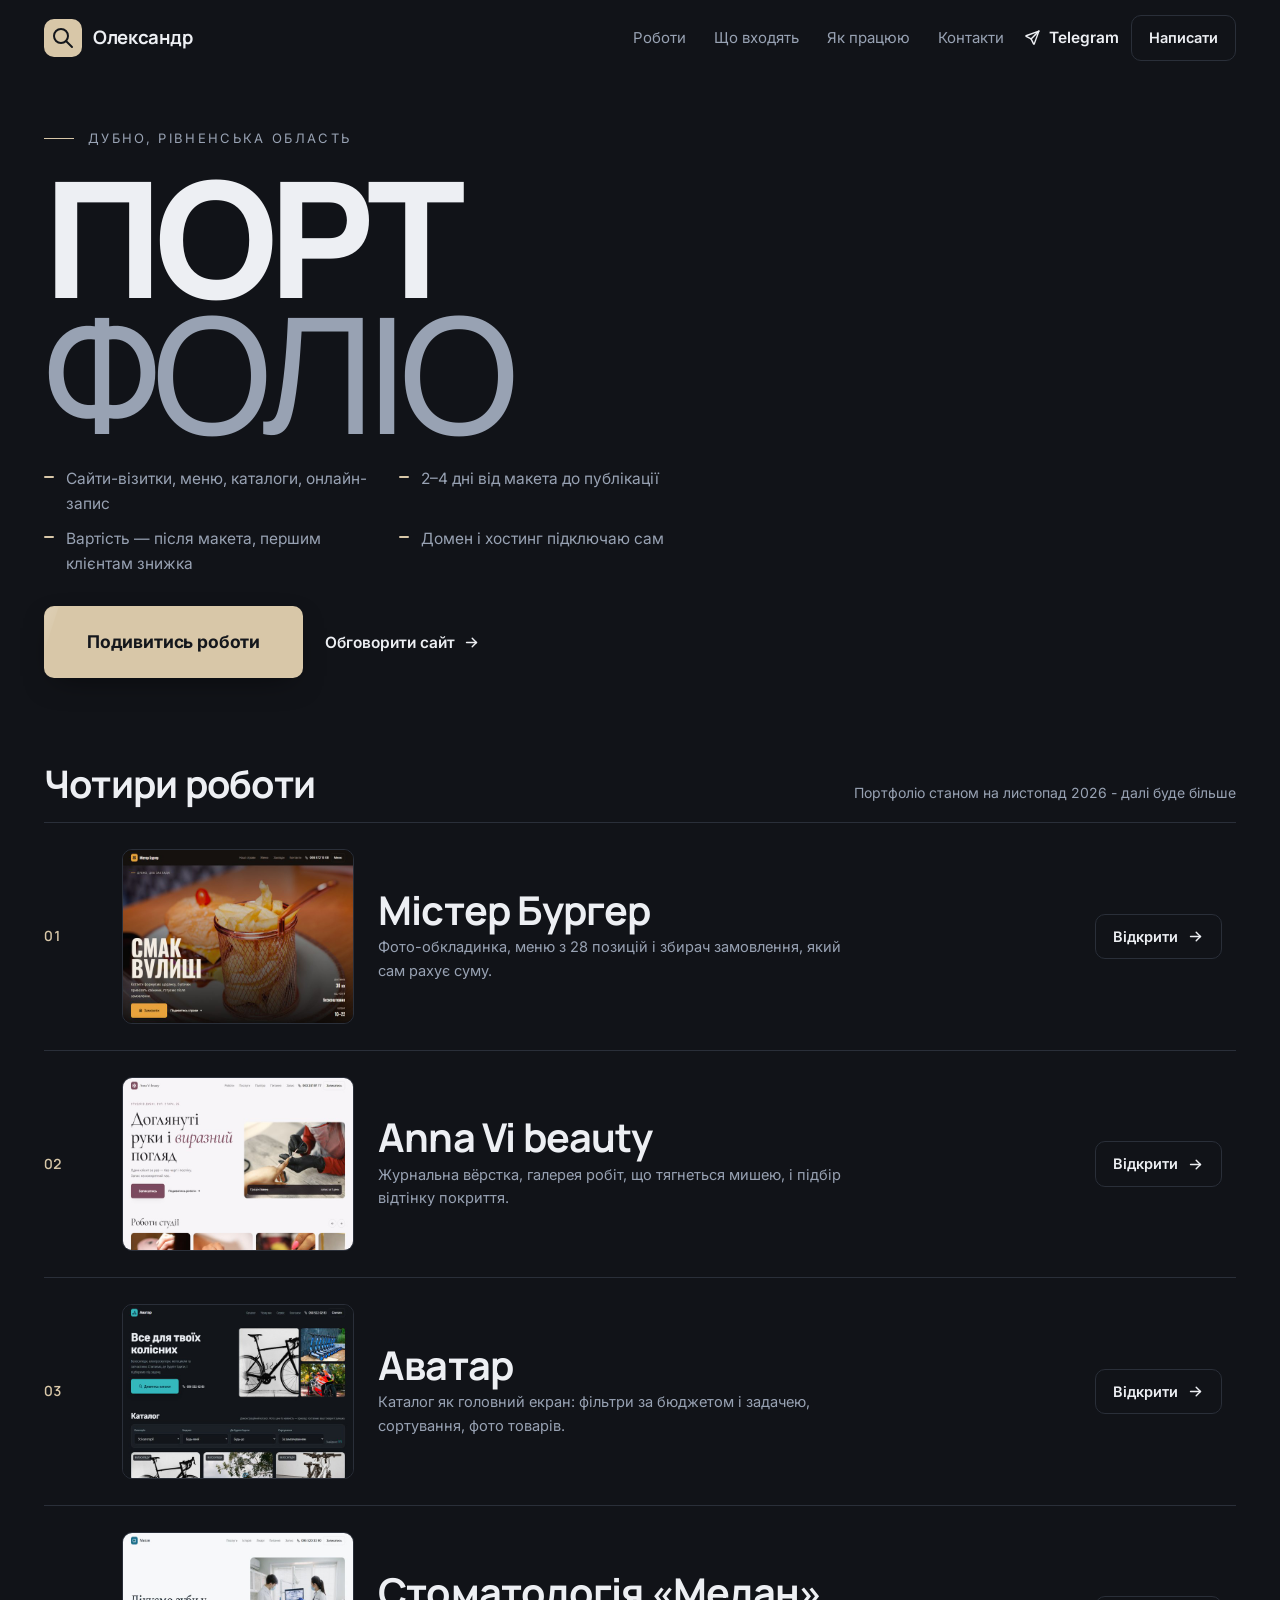
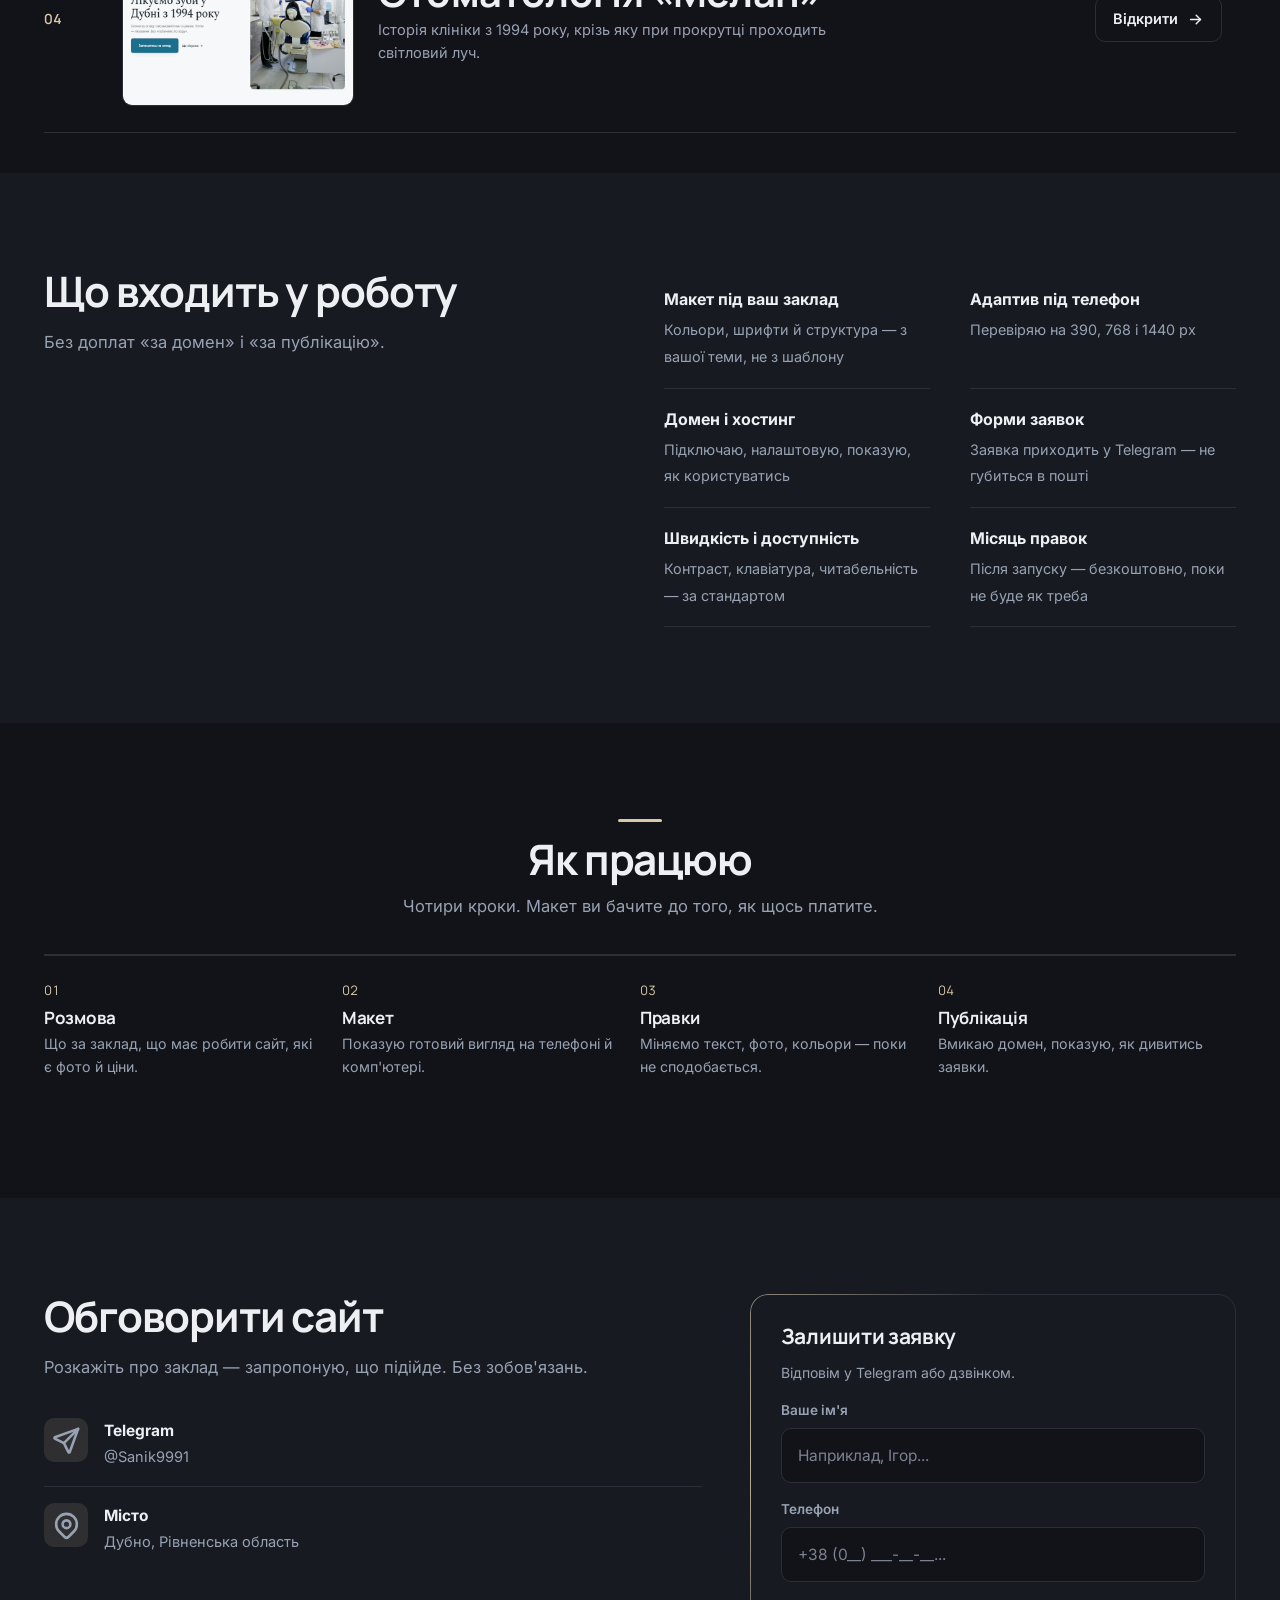
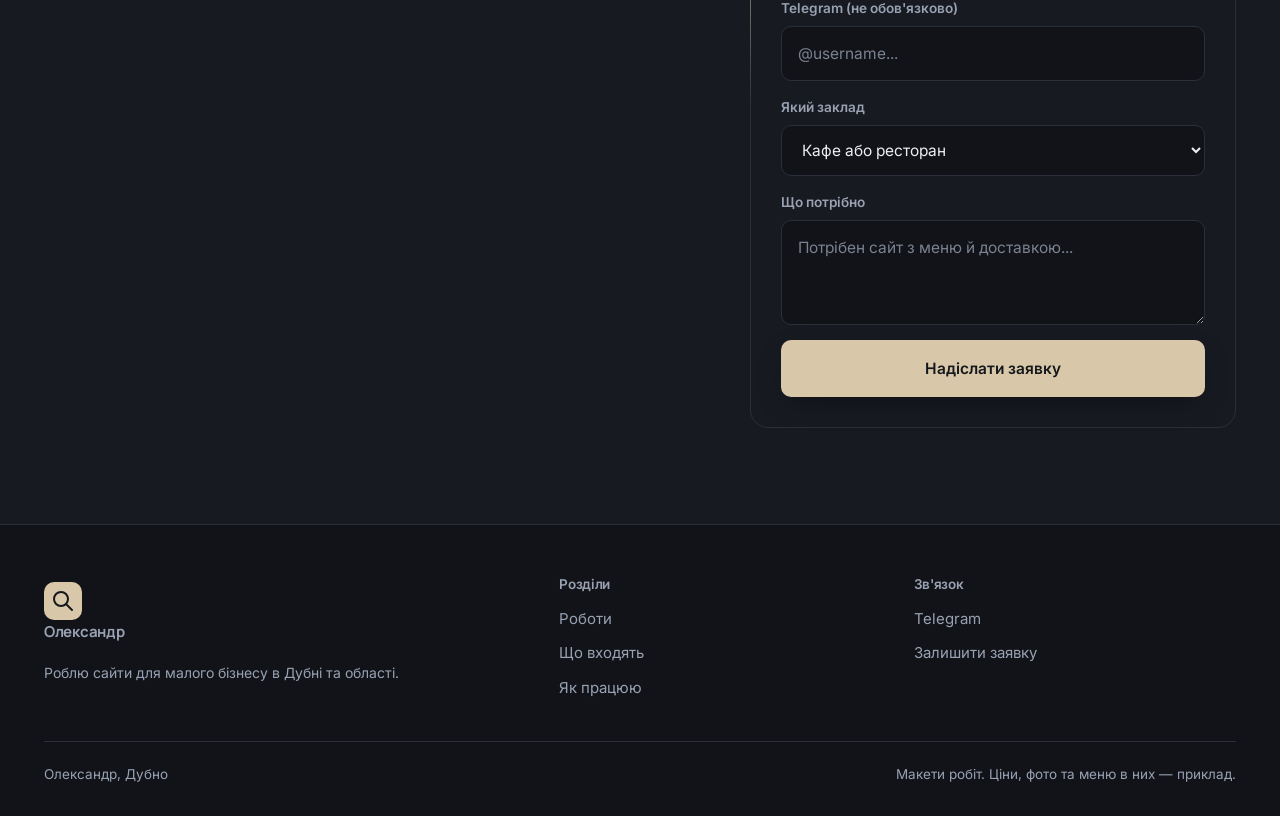
<file: index.html>
<!DOCTYPE html>
<html lang="uk" class="t-portfolio">
<head>
<meta charset="utf-8">
<meta name="viewport" content="width=device-width, initial-scale=1">
<title>Олександр - сайти для бізнесу | Дубно</title>
<meta name="description" content="Роблю сайти для будь-якого бізнесу - від кав'ярні до клініки. Онлайн-запис, меню, прайс і заявки. Портфоліо з чотирма готовими роботами, макет безкоштовно">
<meta property="og:type" content="website">
<meta property="og:site_name" content="Олександр, Дубно">
<meta property="og:title" content="Сайти для бізнесу - портфоліо">
<meta property="og:description" content="Роблю сайти для будь-якого бізнесу - від кав'ярні до клініки. Онлайн-запис, меню, прайс і заявки. Чотири готові роботи, макет безкоштовно">
<meta property="og:image" content="https://sas228q-maker.github.io/portfolio/assets/og-card.jpg?v=2">
<meta property="og:image:width" content="1200">
<meta property="og:image:height" content="630">
<meta property="og:url" content="https://sas228q-maker.github.io/portfolio/">
<meta name="theme-color" content="#111318">
<link rel="icon" href="data:image/svg+xml,%3Csvg%20xmlns='http://www.w3.org/2000/svg'%20viewBox='0%200%2064%2064'%3E%3Crect%20width='64'%20height='64'%20rx='16'%20fill='%23D8C7A8'/%3E%3Ctext%20x='32'%20y='45'%20font-size='32'%20font-family='Georgia'%20font-weight='bold'%20fill='%23111318'%20text-anchor='middle'%3EO%3C/text%3E%3C/svg%3E">
<link rel="preconnect" href="https://fonts.googleapis.com">
<link rel="preconnect" href="https://fonts.gstatic.com" crossorigin>
<link href="https://fonts.googleapis.com/css2?family=Manrope:wght@500;600;700;800&family=Inter:wght@400;500;600&display=swap" rel="stylesheet">
<link rel="stylesheet" href="works/assets/premium.css">
<link rel="stylesheet" href="works/assets/craft.css">
<style>
  /* ============================================================
     ПОРТФОЛІО. Головний засіб — типографіка.
     Велике слово на весь екран, нижче — індекс робіт: не картки,
     а рядки-покажчик, до яких при наведенні під'їжджає прев'ю.
     ============================================================ */

  .opener { padding: 128px var(--gut) 0; max-width: var(--w); margin: 0 auto; }
  .opener-name { display: flex; align-items: center; gap: 14px; font-size: 13px;
    letter-spacing: .18em; text-transform: uppercase; color: var(--ink-2);
    margin-bottom: 20px; }
  .opener-name i { width: 30px; height: 1px; background: var(--accent); display: block; }

  .opener h1 {
    font-family: "Manrope", sans-serif; font-weight: 800;
    font-size: clamp(52px, 12.6vw, 190px); line-height: .84;
    letter-spacing: -.045em; margin: 0 0 26px; text-transform: uppercase;
  }
  .opener h1 .thin { font-weight: 500; color: var(--ink-2); }

  .opener-points { list-style: none; margin: 0 0 30px; padding: 0;
    display: grid; grid-template-columns: 1fr 1fr; gap: 10px 30px; max-width: 680px; }
  .opener-points li { position: relative; padding-left: 22px; font-size: 15.5px;
    color: var(--ink-2); }
  .opener-points li::before { content: ""; position: absolute; left: 0; top: .62em;
    width: 10px; height: 2px; background: var(--accent); border-radius: 2px; }
  .opener-actions { display: flex; align-items: center; gap: 18px; flex-wrap: wrap; }

  /* ---------- індекс робіт ---------- */
  .works { padding: 84px 0 40px; }
  .works-head { display: flex; align-items: baseline; justify-content: space-between;
    gap: 20px; flex-wrap: wrap; border-bottom: 1px solid var(--rule); padding-bottom: 18px; }
  .works-head h2 { margin: 0; font-family: "Manrope", sans-serif; font-weight: 700;
    font-size: clamp(24px, 3vw, 38px); letter-spacing: -.02em; }
  .works-head span { font-size: 14px; color: var(--ink-2); }

  .wrow { display: grid; grid-template-columns: 54px 232px 1fr auto; gap: 24px;
    align-items: center; padding: 26px 14px 26px 0; border-bottom: 1px solid var(--rule);
    position: relative; text-decoration: none; color: inherit;
    transition: background 260ms ease, padding-left 260ms cubic-bezier(.22,.61,.36,1); }
  .wrow:hover { background: color-mix(in srgb, var(--accent) 5%, transparent);
    padding-left: 16px; text-decoration: none; }
  .wrow::before { content: ""; position: absolute; left: 0; top: 50%; width: 2px; height: 0;
    background: var(--accent); transform: translateY(-50%);
    transition: height 300ms cubic-bezier(.22,.61,.36,1); }
  .wrow:hover::before { height: 62%; }
  .wthumb { display: block; border-radius: var(--r); overflow: hidden;
    border: 1px solid var(--rule); background: var(--surface-2); }
  .wthumb img { width: 100%; height: auto; aspect-ratio: 4 / 3; object-fit: cover; display: block;
    transition: transform 700ms cubic-bezier(.22,.61,.36,1); }
  .wrow:hover .wthumb img { transform: scale(1.06); }
  .wrow .num { font-family: "Manrope", sans-serif; font-weight: 600; font-size: 14px;
    color: var(--accent); font-variant-numeric: tabular-nums; }
  .wrow h3 { margin: 0 0 5px; font-family: "Manrope", sans-serif; font-weight: 700;
    font-size: clamp(22px, 3.1vw, 42px); letter-spacing: -.02em; line-height: 1.04; }
  .wrow p { margin: 0; font-size: 14.6px; color: var(--ink-2); max-width: 52ch; }
  .wrow .go { white-space: nowrap; }
  .wrow:hover .go { color: var(--accent); border-color: var(--accent); }
  .wrow .go svg { transition: transform 240ms cubic-bezier(.22,.61,.36,1); }
  .wrow:hover .go svg { transform: translate(3px, -3px); }

    /* превью показывает сайт в двух видах — компьютер и телефон,
     поэтому оно крупнее миниатюры и имеет другую пропорцию */
  .wpeek { position: fixed; left: 0; top: 0; z-index: 60; width: 460px;
    border-radius: var(--r); overflow: hidden; pointer-events: none;
    opacity: 0; transform: translate(-50%, -50%) scale(.92);
    transition: opacity 240ms ease, transform 240ms cubic-bezier(.22,.61,.36,1);
    box-shadow: 0 30px 70px -30px rgba(0,0,0,.95); border: 1px solid var(--rule); }
  .wpeek.is-on { opacity: 1; transform: translate(-50%, -50%) scale(1); }
  .wpeek img { width: 100%; height: auto; display: block; }

  /* ---------- що входить ---------- */
  .incl { display: grid; grid-template-columns: repeat(2, 1fr); gap: 0 40px; }
  .incl > div { padding: 18px 0; border-bottom: 1px solid var(--rule); }
  .incl b { display: block; font-size: 16px; margin-bottom: 3px; }
  .incl span { font-size: 14.4px; color: var(--ink-2); }

  .steps { display: grid; grid-template-columns: repeat(4, 1fr); }
  .steps > div { padding: 24px 22px 24px 0; border-top: 2px solid var(--rule);
    transition: border-color 300ms ease; }
  .steps > div:hover { border-top-color: var(--accent); }
  .steps .n { font-family: "Manrope", sans-serif; font-size: 13px; color: var(--accent);
    font-variant-numeric: tabular-nums; margin-bottom: 8px; }
  .steps h3 { font-size: 17px; margin: 0 0 5px; }
  .steps p { margin: 0; font-size: 14.2px; color: var(--ink-2); }

  @media (max-width: 980px) {
    .opener { padding-top: 112px; }
    .wrow { grid-template-columns: 34px 1fr; gap: 14px; }
    .wthumb { grid-column: 2; max-width: 240px; }
    .wrow > div:not(.wthumb) { grid-column: 2; }
    .wrow .go { grid-column: 2; justify-self: start; margin-top: 8px; }
    .incl { grid-template-columns: 1fr; }
    .steps { grid-template-columns: 1fr 1fr; }
    .wpeek { display: none; }
  }
  @media (max-width: 620px) {
    .opener-points { grid-template-columns: 1fr; }
    .steps { grid-template-columns: 1fr; }
    .steps > div { padding: 18px 0; }
  }
</style>
</head>
<body>

<header class="hdr">
  <div class="wrap hdr-in">
    <a class="logo" href="#top">
      <span class="logo-mark"><svg class="ic" aria-hidden="true"><use href="#i-search"></use></svg></span>
      Олександр
    </a>
    <nav class="menu" aria-label="Основна навігація">
      <a href="#works">Роботи</a>
      <a href="#what">Що входять</a>
      <a href="#how">Як працюю</a>
      <a href="#contact">Контакти</a>
    </nav>
    <div class="hdr-side">
      <a class="hdr-tel" href="https://t.me/Sanik9991" target="_blank" rel="noopener">
        <svg class="ic ic--sm anim-ic" data-anim="fly" aria-hidden="true"><use href="#i-send"></use></svg>
        Telegram
      </a>
      <a class="btn btn--line btn--sm" href="#contact">Написати</a>
    </div>
    <button class="burger" type="button" aria-label="Відкрити навігацію" aria-expanded="false"><i></i></button>
  </div>
</header>

<main id="top">

  <section class="opener">
    <div class="opener-name"><i></i> Дубно, Рівненська область</div>
    <h1 data-reveal-text>Порт<br><span class="thin">фоліо</span></h1>

    <ul class="opener-points">
      <li>Сайти-візитки, меню, каталоги, онлайн-запис</li>
      <li>2–4 дні від макета до публікації</li>
      <li>Вартість — після макета, першим клієнтам знижка</li>
      <li>Домен і хостинг підключаю сам</li>
    </ul>

    <div class="opener-actions">
      <a class="btn btn--hero" data-magnetic href="#works">Подивитись роботи</a>
      <a class="link-quiet" href="#contact">
        Обговорити сайт
        <svg class="ic ic--sm" aria-hidden="true"><use href="#i-arrowRight"></use></svg>
      </a>
    </div>
  </section>

  <section class="works" id="works">
    <div class="wrap">
      <div class="works-head rv">
        <h2>Чотири роботи</h2>
        <span>Портфоліо станом на листопад 2026 - далі буде більше</span>
        
      </div>

      <a class="wrow rv" href="works/mister-burger/" data-peek="works/assets/img/peek-mister-burger.jpg">
        <span class="num">01</span>
        <span class="wthumb"><img src="works/assets/img/preview-burger.jpg" width="480" height="360" loading="lazy" alt=""></span>
        <div>
          <h3>Містер Бургер</h3>
          <p>Фото-обкладинка, меню з 28 позицій і збирач замовлення, який сам рахує суму.</p>
        </div>
        <span class="go btn btn--line btn--sm">Відкрити <svg class="ic ic--sm" aria-hidden="true"><use href="#i-arrowRight"></use></svg></span>
      </a>

      <a class="wrow rv" href="works/anna-vi-beauty/" data-peek="works/assets/img/peek-anna-vi-beauty.jpg">
        <span class="num">02</span>
        <span class="wthumb"><img src="works/assets/img/preview-beauty.jpg" width="480" height="360" loading="lazy" alt=""></span>
        <div>
          <h3>Anna Vi beauty</h3>
          <p>Журнальна вёрстка, галерея робіт, що тягнеться мишею, і підбір відтінку покриття.</p>
        </div>
        <span class="go btn btn--line btn--sm">Відкрити <svg class="ic ic--sm" aria-hidden="true"><use href="#i-arrowRight"></use></svg></span>
      </a>

      <a class="wrow rv" href="works/avatar/" data-peek="works/assets/img/peek-avatar.jpg">
        <span class="num">03</span>
        <span class="wthumb"><img src="works/assets/img/preview-avatar.jpg" width="480" height="360" loading="lazy" alt=""></span>
        <div>
          <h3>Аватар</h3>
          <p>Каталог як головний екран: фільтри за бюджетом і задачею, сортування, фото товарів.</p>
        </div>
        <span class="go btn btn--line btn--sm">Відкрити <svg class="ic ic--sm" aria-hidden="true"><use href="#i-arrowRight"></use></svg></span>
      </a>

      <a class="wrow rv" href="works/melan-dental/" data-peek="works/assets/img/peek-melan-dental.jpg">
        <span class="num">04</span>
        <span class="wthumb"><img src="works/assets/img/preview-dental.jpg" width="480" height="360" loading="lazy" alt=""></span>
        <div>
          <h3>Стоматологія «Мелан»</h3>
          <p>Історія клініки з 1994 року, крізь яку при прокрутці проходить світловий луч.</p>
        </div>
        <span class="go btn btn--line btn--sm">Відкрити <svg class="ic ic--sm" aria-hidden="true"><use href="#i-arrowRight"></use></svg></span>
      </a>
    </div>
  </section>

  <section class="band band-alt" id="what">
    <div class="wrap split">
      <div class="rv">
        <h2>Що входить у роботу</h2>
        <p class="lead">Без доплат «за домен» і «за публікацію».</p>
      </div>
      <div class="incl rv">
        <div><b>Макет під ваш заклад</b><span>Кольори, шрифти й структура — з вашої теми, не з шаблону</span></div>
        <div><b>Адаптив під телефон</b><span>Перевіряю на 390, 768 і 1440 px</span></div>
        <div><b>Домен і хостинг</b><span>Підключаю, налаштовую, показую, як користуватись</span></div>
        <div><b>Форми заявок</b><span>Заявка приходить у Telegram — не губиться в пошті</span></div>
        <div><b>Швидкість і доступність</b><span>Контраст, клавіатура, читабельність — за стандартом</span></div>
        <div><b>Місяць правок</b><span>Після запуску — безкоштовно, поки не буде як треба</span></div>
      </div>
    </div>
  </section>

  <section class="band" id="how">
    <div class="wrap">
      <div class="sechead rv">
        <h2>Як працюю</h2>
        <p class="lead">Чотири кроки. Макет ви бачите до того, як щось платите.</p>
      </div>
      <div class="steps rv">
        <div><div class="n">01</div><h3>Розмова</h3><p>Що за заклад, що має робити сайт, які є фото й ціни.</p></div>
        <div><div class="n">02</div><h3>Макет</h3><p>Показую готовий вигляд на телефоні й комп'ютері.</p></div>
        <div><div class="n">03</div><h3>Правки</h3><p>Міняємо текст, фото, кольори — поки не сподобається.</p></div>
        <div><div class="n">04</div><h3>Публікація</h3><p>Вмикаю домен, показую, як дивитись заявки.</p></div>
      </div>
    </div>
  </section>

  <section class="band band-alt" id="contact">
    <div class="wrap split split--wide">
      <div class="rv">
        <h2>Обговорити сайт</h2>
        <p>Розкажіть про заклад — запропоную, що підійде. Без зобов'язань.</p>
        <div style="margin-top:22px">
          <div class="crow">
            <span class="icon-box icon-box--sm"><svg class="ic anim-ic" data-anim="fly" aria-hidden="true"><use href="#i-send"></use></svg></span>
            <div><b>Telegram</b><span><a href="https://t.me/Sanik9991" target="_blank" rel="noopener">@Sanik9991</a></span></div>
          </div>
          <div class="crow" style="border:0">
            <span class="icon-box icon-box--sm"><svg class="ic anim-ic" data-anim="hop" aria-hidden="true"><use href="#i-pin"></use></svg></span>
            <div><b>Місто</b><span>Дубно, Рівненська область</span></div>
          </div>
        </div>
      </div>

      <form class="panel rv" data-form data-border-beam novalidate>
        <h3>Залишити заявку</h3>
        <p class="small">Відповім у Telegram або дзвінком.</p>
        <div class="field">
          <label for="pf-name">Ваше ім'я</label>
          <input class="inp" id="pf-name" name="name" type="text" autocomplete="name" placeholder="Наприклад, Ігор...">
        </div>
        <div class="field">
          <label for="pf-phone">Телефон</label>
          <input class="inp" id="pf-phone" name="phone" type="tel" inputmode="tel" autocomplete="tel" required placeholder="+38 (0__) ___-__-__...">
        </div>
        <div class="field">
          <label for="pf-tg">Telegram (не обов'язково)</label>
          <input class="inp" id="pf-tg" name="telegram" type="text" placeholder="@username..." spellcheck="false" autocomplete="off">
        </div>
        <div class="field">
          <label for="pf-type">Який заклад</label>
          <select class="inp" id="pf-type" name="type">
            <option>Кафе або ресторан</option>
            <option>Салон краси</option>
            <option>Магазин</option>
            <option>Клініка або кабінет</option>
            <option>Послуги</option>
            <option>Інше</option>
          </select>
        </div>
        <div class="field">
          <label for="pf-msg">Що потрібно</label>
          <textarea class="inp" id="pf-msg" name="message" rows="3" placeholder="Потрібен сайт з меню й доставкою..."></textarea>
        </div>
        <button class="btn btn--block" type="submit">Надіслати заявку</button>
        <div class="status" role="status"></div>
      </form>
    </div>
  </section>
</main>

<footer class="ftr">
  <div class="wrap">
    <div class="ftr-grid">
      <div>
        <a class="logo" href="#top" style="margin-bottom:12px">
          <span class="logo-mark"><svg class="ic" aria-hidden="true"><use href="#i-search"></use></svg></span>
          Олександр
        </a>
        <p class="small measure">Роблю сайти для малого бізнесу в Дубні та області.</p>
      </div>
      <div>
        <h4>Розділи</h4>
        <a href="#works">Роботи</a><a href="#what">Що входять</a><a href="#how">Як працюю</a>
      </div>
      <div>
        <h4>Зв'язок</h4>
        <a href="https://t.me/Sanik9991" target="_blank" rel="noopener">Telegram</a>
        <a href="#contact">Залишити заявку</a>
      </div>
    </div>
    <div class="ftr-bot">
      <span>Олександр, Дубно</span>
      <span>Макети робіт. Ціни, фото та меню в них — приклад.</span>
    </div>
  </div>
</footer>

<div class="wpeek" id="peek" aria-hidden="true"><img src="works/assets/img/peek-mister-burger.jpg" alt=""></div>

<button class="up" type="button" aria-label="Догори"><svg class="ic" aria-hidden="true"><use href="#i-arrowUp"></use></svg></button>

<script>
/* Прев'ю роботи їде за курсором: сам рядок лишається покажчиком. */
(function () {
  var peek = document.getElementById("peek");
  var img = peek ? peek.querySelector("img") : null;
  if (!peek || !img) return;
  var reduce = window.matchMedia && window.matchMedia("(prefers-reduced-motion: reduce)").matches;
  if (reduce) return;

  var raf = 0, tx = 0, ty = 0;
  function move() {
    peek.style.left = tx + "px";
    peek.style.top = ty + "px";
    raf = 0;
  }
  document.querySelectorAll("[data-peek]").forEach(function (row) {
    row.addEventListener("mouseenter", function () {
      img.src = row.getAttribute("data-peek");
      peek.classList.add("is-on");
    });
    row.addEventListener("mouseleave", function () { peek.classList.remove("is-on"); });
    row.addEventListener("mousemove", function (e) {
      /* держим плашку в пределах окна: она шириной 460 px */
      tx = Math.max(240, Math.min(window.innerWidth - 240, e.clientX + 280));
      ty = Math.max(150, Math.min(window.innerHeight - 150, e.clientY));
      if (!raf) raf = requestAnimationFrame(move);
    });
  });
})();
</script>

<script src="works/assets/lead-config.js"></script>
<script src="works/assets/sprite.js"></script>
<script src="works/assets/craft.js"></script>
<script src="works/assets/site.js"></script>
</body>
</html>
</file>
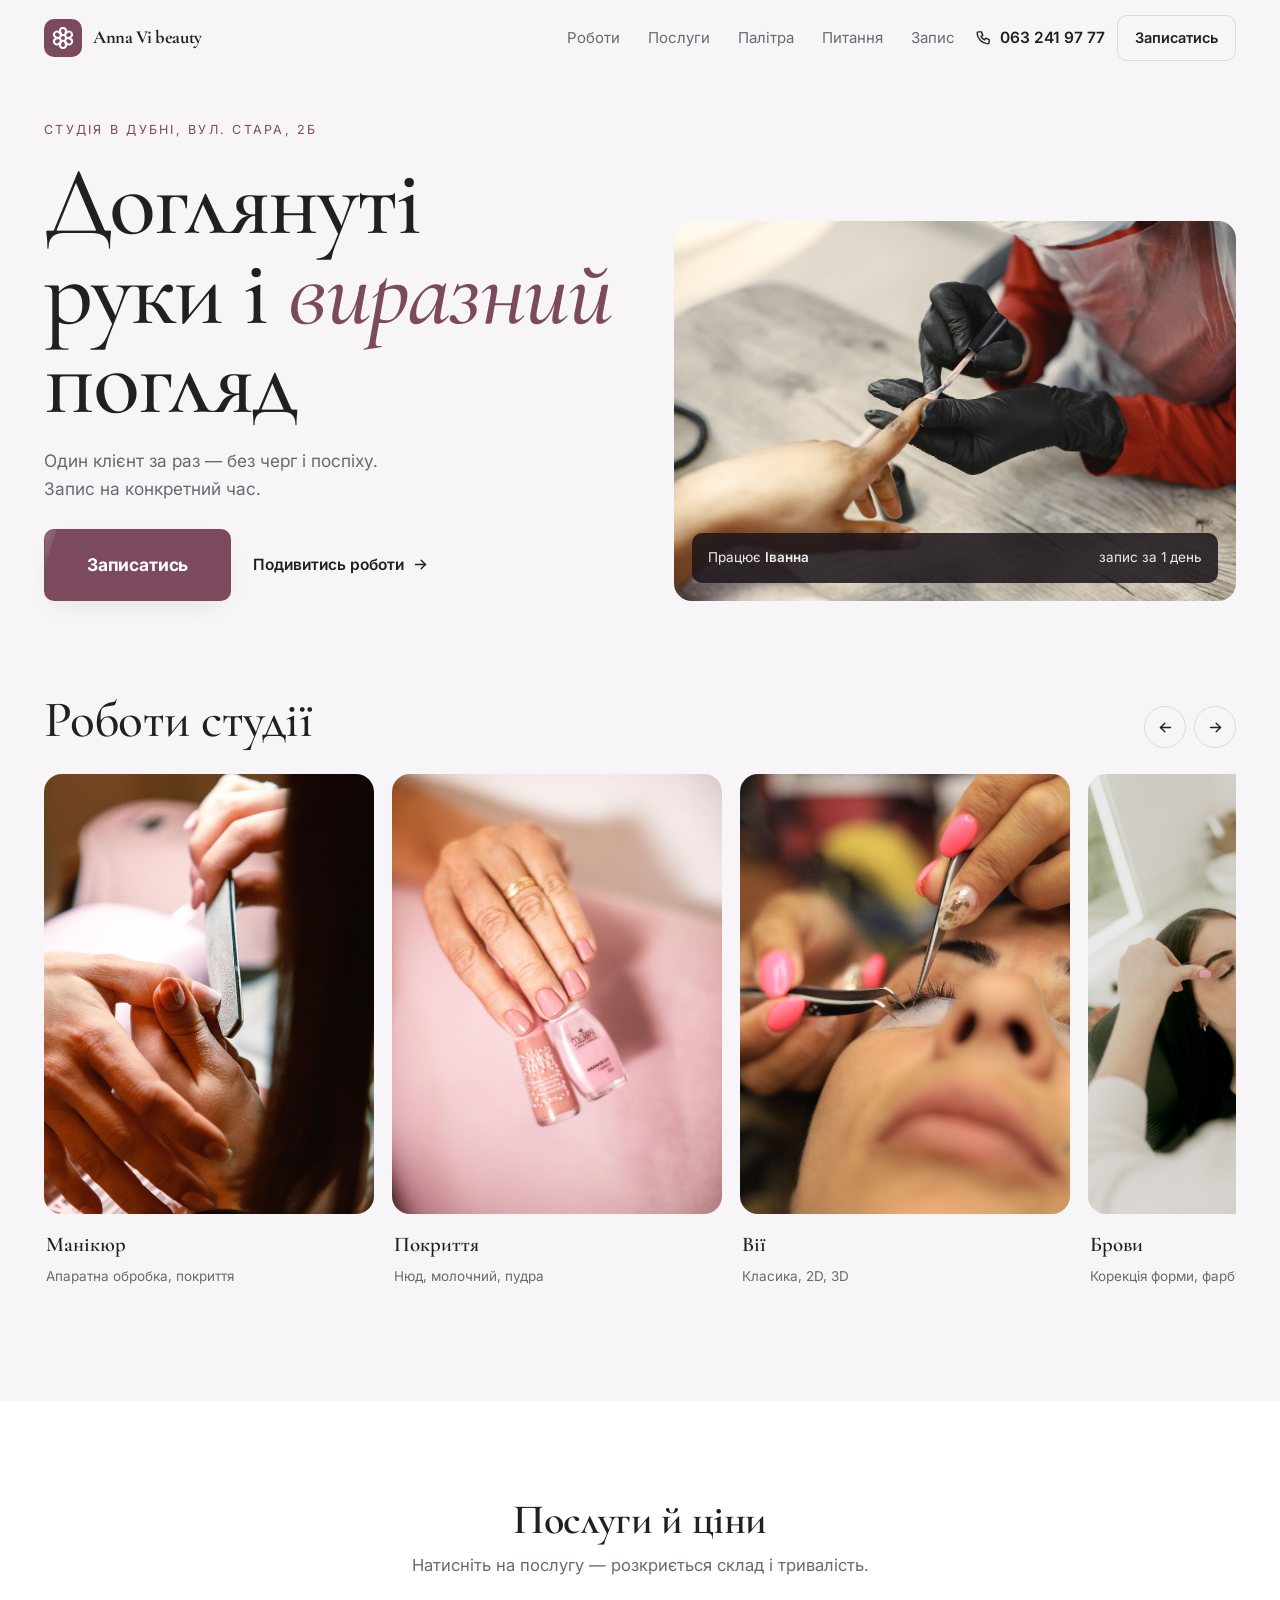
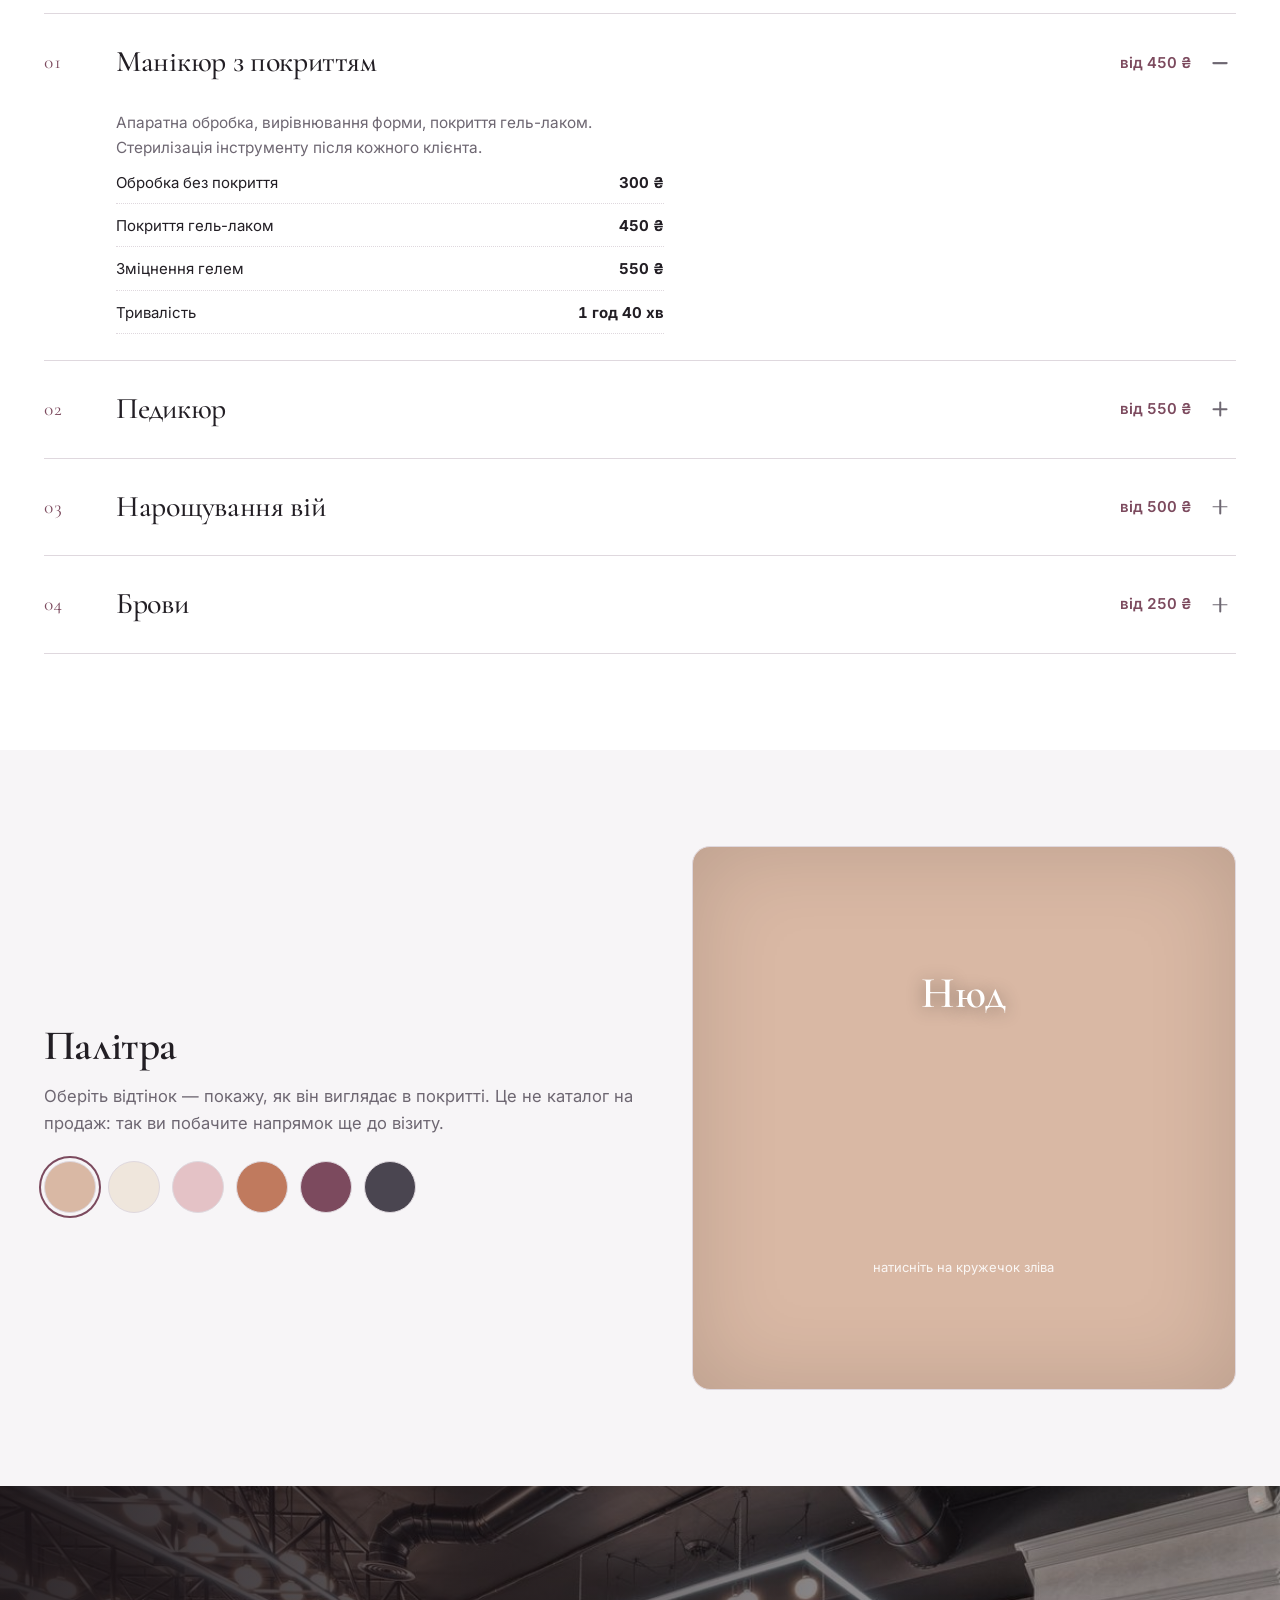
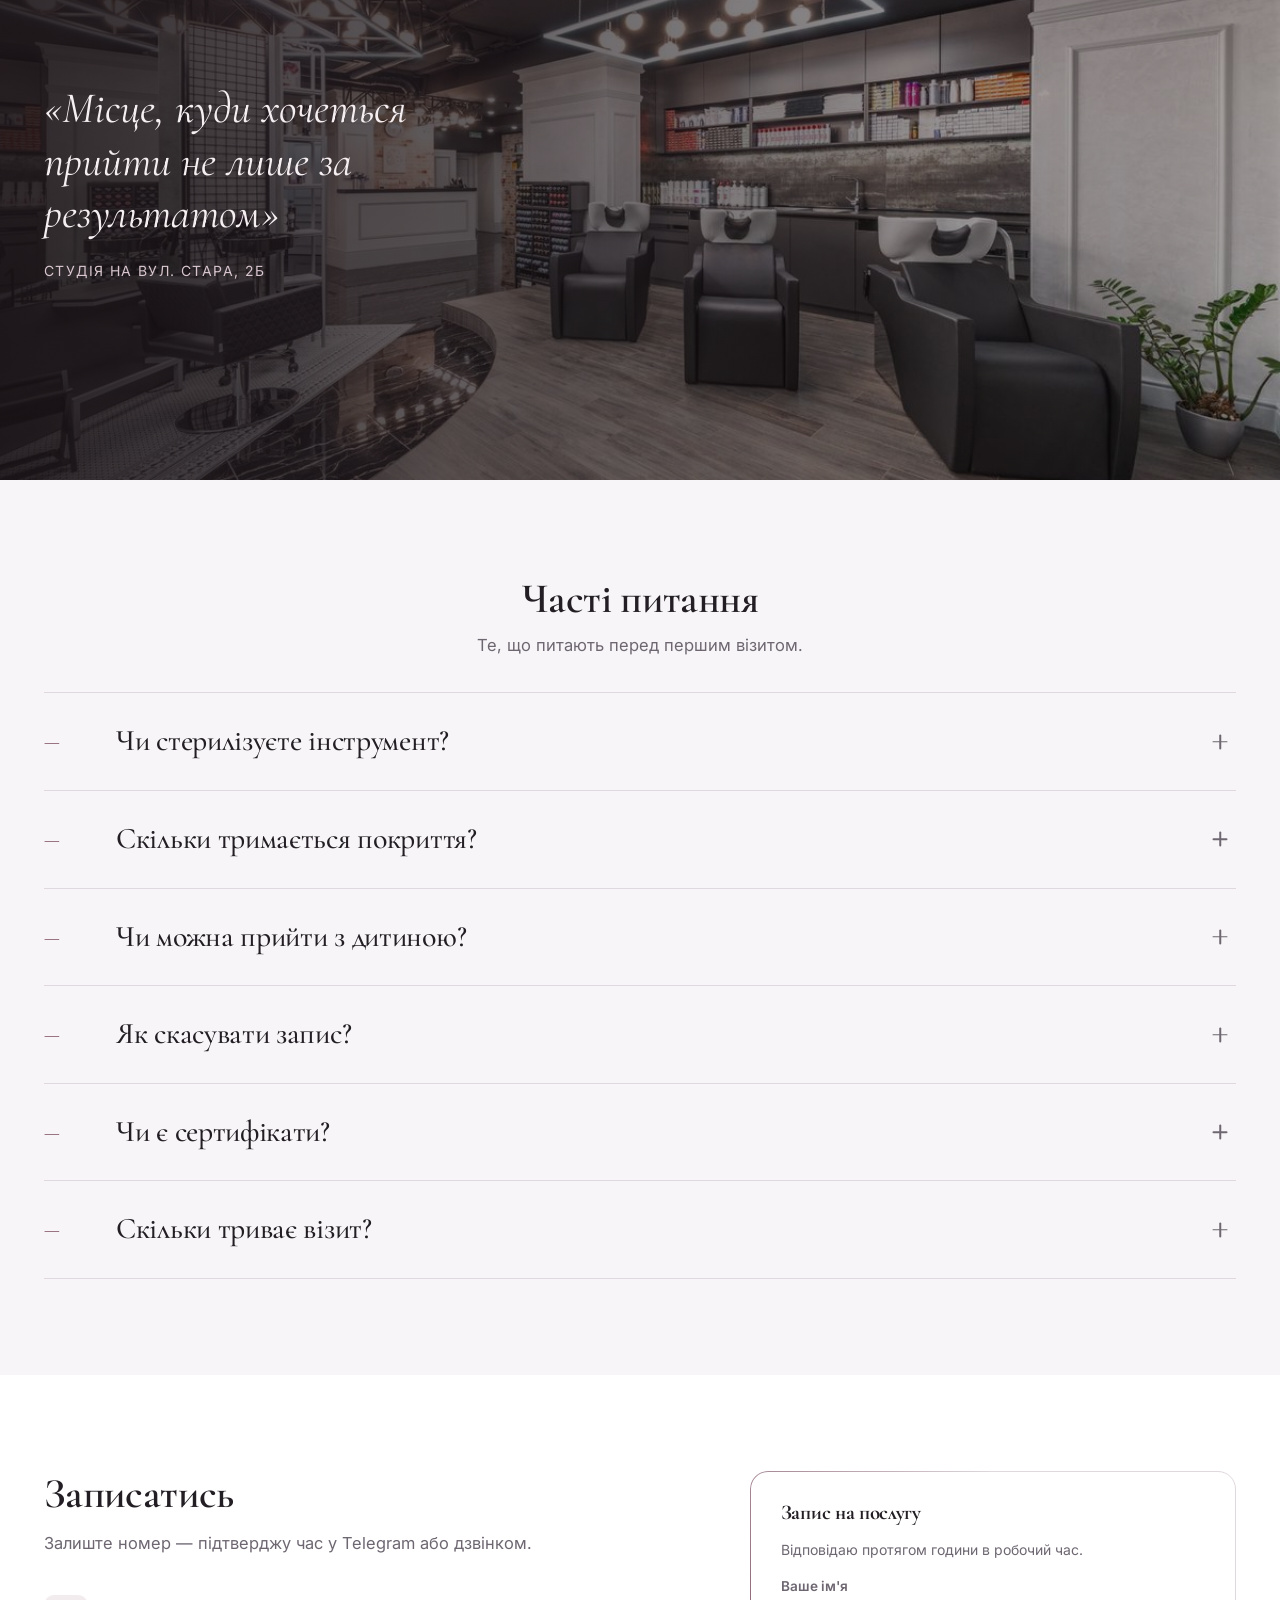
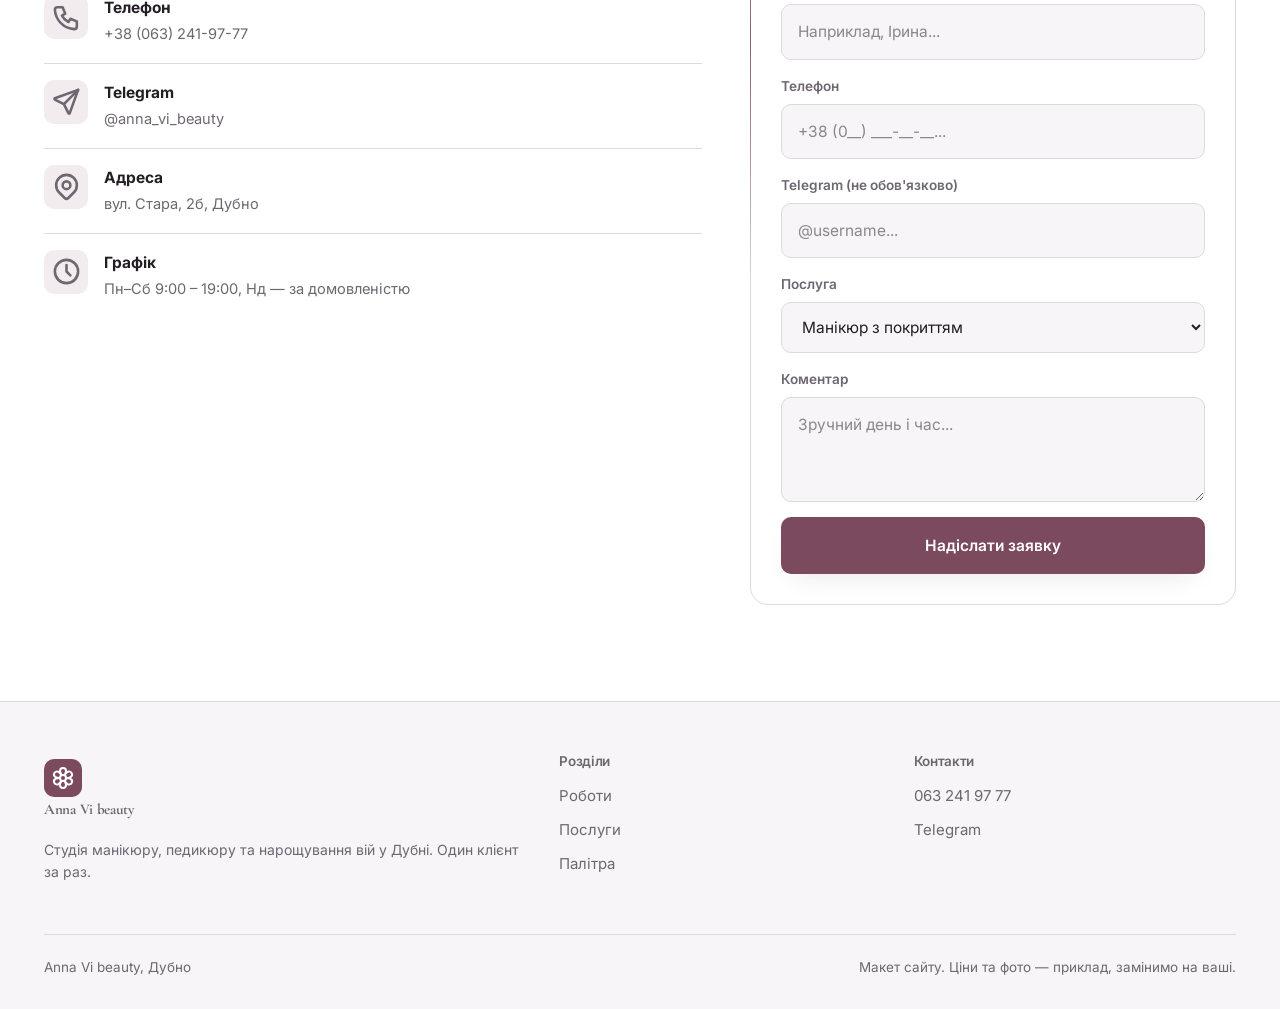
<file: works/anna-vi-beauty/index.html>
<!DOCTYPE html>
<html lang="uk" class="t-beauty">
<head>
<meta charset="utf-8">
<meta name="viewport" content="width=device-width, initial-scale=1">
<title>Anna Vi beauty — студія манікюру та вій у Дубні</title>
<meta name="description" content="Манікюр, педикюр, нарощування вій і корекція брів у Дубні. Один клієнт за раз, стерилізація після кожного, запис на зручний час.">
<meta property="og:type" content="website">
<meta property="og:title" content="Anna Vi beauty — Дубно">
<meta property="og:description" content="Манікюр, педикюр і нарощування вій. Один клієнт за раз.">
<meta property="og:image" content="https://sas228q-maker.github.io/portfolio/works/assets/img/beauty-hero.jpg">
<meta name="theme-color" content="#F7F5F7">
<link rel="icon" href="data:image/svg+xml,%3Csvg%20xmlns='http://www.w3.org/2000/svg'%20viewBox='0%200%2064%2064'%3E%3Crect%20width='64'%20height='64'%20rx='16'%20fill='%237C4A5E'/%3E%3Ctext%20x='32'%20y='45'%20font-size='30'%20font-family='Georgia'%20fill='%23F7F5F7'%20text-anchor='middle'%3EA%3C/text%3E%3C/svg%3E">
<link rel="preconnect" href="https://fonts.googleapis.com">
<link rel="preconnect" href="https://fonts.gstatic.com" crossorigin>
<link href="https://fonts.googleapis.com/css2?family=Cormorant+Garamond:ital,wght@0,500;0,600;1,500&family=Inter:wght@400;500;600&display=swap" rel="stylesheet">
<link rel="stylesheet" href="../assets/premium.css">
<link rel="stylesheet" href="../assets/craft.css">
<style>
  /* ============================================================
     САЛОН. Протилежність бургерній: світло, багато повітря,
     асиметрична журнальна сітка. Фото — вертикальні портрети,
     а не горизонтальні кадри. Заголовки — антиква, не гротеск.
     ============================================================ */

  .masthead { padding: 120px var(--gut) 0; max-width: var(--w); margin: 0 auto; }
  .mast-grid { display: grid; grid-template-columns: 1.02fr .98fr; gap: 46px;
    align-items: end; }
  .mast-kicker { font-size: 12.5px; letter-spacing: .18em; text-transform: uppercase;
    color: var(--accent); margin-bottom: 18px; }
  .masthead h1 {
    font-family: "Cormorant Garamond", Georgia, serif; font-weight: 500;
    font-size: clamp(44px, 7.6vw, 104px); line-height: .92; letter-spacing: -.02em;
    margin: 0 0 20px; max-width: 13ch;
  }
  .masthead h1 em { font-style: italic; color: var(--accent); }
  .mast-lead { font-size: clamp(16px, 1.35vw, 18.5px); color: var(--ink-2);
    max-width: 34ch; margin: 0 0 26px; }
  .mast-actions { display: flex; align-items: center; gap: 18px; flex-wrap: wrap; }
  .mast-photo { position: relative; border-radius: var(--r-lg); overflow: hidden;
    background: var(--surface-2); }
  .mast-photo img { width: 100%; height: 100%; min-height: 380px; object-fit: cover;
    display: block; }
  .mast-badge { position: absolute; left: 18px; bottom: 18px; right: 18px;
    padding: 14px 16px; border-radius: var(--r); background: rgba(28,22,26,.86);
    color: #F2ECEF; font-size: 13.5px; display: flex; align-items: center;
    justify-content: space-between; gap: 12px; }
  .mast-badge b { font-weight: 600; }

  /* ---------- стрічка портретів ---------- */
  .gal { padding: 92px 0 96px; }
  .gal-head { display: flex; align-items: flex-end; justify-content: space-between;
    gap: 20px; flex-wrap: wrap; margin-bottom: 26px; }
  .gal-head h2 { margin: 0; font-family: "Cormorant Garamond", Georgia, serif;
    font-weight: 500; font-size: clamp(30px, 4vw, 52px); letter-spacing: -.01em; }
  .gal-nav { display: flex; gap: 8px; }
  .gal-nav button { width: 42px; height: 42px; border-radius: 50%;
    border: 1px solid var(--rule); background: transparent; color: var(--ink);
    cursor: pointer; display: grid; place-items: center;
    transition: border-color 200ms, color 200ms, transform 200ms; }
  .gal-nav button:hover { border-color: var(--accent); color: var(--accent);
    transform: scale(1.06); }
  .gal-nav button:first-child svg { transform: rotate(180deg); }

  .gal-rail { display: flex; gap: 18px; overflow-x: auto; scroll-snap-type: x mandatory;
    padding-bottom: 16px; cursor: grab; scrollbar-width: none; }
  .gal-rail::-webkit-scrollbar { display: none; }
  .gal-rail.is-drag { cursor: grabbing; scroll-snap-type: none; }
  .gal-rail figure { flex: 0 0 auto; width: min(62vw, 330px); margin: 0;
    scroll-snap-align: start; }
  .gal-rail .ph { border-radius: var(--r-lg); overflow: hidden; background: var(--surface-2); }
  .gal-rail img { width: 100%; height: auto; aspect-ratio: 3 / 4; object-fit: cover; display: block;
    transition: transform 800ms cubic-bezier(.22,.61,.36,1); pointer-events: none; }
  .gal-rail figure:hover img { transform: scale(1.05); }
  .gal-rail figcaption { padding: 14px 2px 0; }
  .gal-rail figcaption b { display: block; font-family: "Cormorant Garamond", Georgia, serif;
    font-size: 21px; font-weight: 600; }
  .gal-rail figcaption span { font-size: 13.5px; color: var(--ink-2); }

  /* ---------- розкриття: послуги й питання ---------- */
  .svc-list { border-top: 1px solid var(--rule); }
  .svc { border-bottom: 1px solid var(--rule); }
  .svc summary { display: grid; grid-template-columns: 54px 1fr auto 26px; gap: 18px;
    align-items: center; padding: 24px 0; cursor: pointer; list-style: none; }
  .svc summary::-webkit-details-marker { display: none; }
  .svc .idx { font-family: "Cormorant Garamond", Georgia, serif; font-size: 19px;
    color: var(--accent); font-variant-numeric: tabular-nums; }
  .svc .nm { font-family: "Cormorant Garamond", Georgia, serif;
    font-size: clamp(21px, 2.4vw, 30px); font-weight: 500; letter-spacing: -.01em; }
  .svc .pr { font-size: 15px; font-weight: 600; color: var(--accent);
    font-variant-numeric: tabular-nums; white-space: nowrap; }
  .svc .mk { position: relative; width: 20px; height: 20px; }
  .svc .mk::before, .svc .mk::after { content: ""; position: absolute; left: 50%; top: 50%;
    background: var(--ink-2); border-radius: 2px; transform: translate(-50%,-50%);
    transition: transform 260ms cubic-bezier(.22,.61,.36,1); }
  .svc .mk::before { width: 15px; height: 1.5px; }
  .svc .mk::after { width: 1.5px; height: 15px; }
  .svc[open] .mk::after { transform: translate(-50%,-50%) rotate(90deg); }
  .svc-body { padding: 0 0 26px 72px; display: grid; gap: 10px; max-width: 62ch; }
  .svc-body p { margin: 0; font-size: 15.4px; color: var(--ink-2); }
  .svc-body .rowline { display: flex; justify-content: space-between; gap: 16px;
    font-size: 15px; border-bottom: 1px dotted var(--rule); padding-bottom: 8px; }
  .svc-body .rowline b { font-variant-numeric: tabular-nums; }

  /* ---------- палітра ---------- */
  .shade-wrap { display: grid; grid-template-columns: 1.05fr .95fr; gap: 46px;
    align-items: center; }
  .shade-list { display: flex; flex-wrap: wrap; gap: 12px; margin-top: 24px; }
  .shade { width: 52px; height: 52px; border-radius: 50%; border: 1px solid var(--rule);
    background: var(--c); cursor: pointer; padding: 0;
    transition: transform 220ms cubic-bezier(.22,.61,.36,1), box-shadow 220ms ease; }
  .shade:hover { transform: scale(1.08); }
  .shade[aria-pressed="true"] { box-shadow: 0 0 0 3px var(--bg), 0 0 0 5px var(--accent); }
  .shade-preview { aspect-ratio: 1; border-radius: var(--r-lg); display: grid;
    place-items: center; text-align: center; border: 1px solid var(--rule);
    background: var(--c); transition: background 420ms cubic-bezier(.22,.61,.36,1);
    box-shadow: inset 0 0 90px rgba(0,0,0,.14); }
  .shade-preview span { font-family: "Cormorant Garamond", Georgia, serif;
    font-size: clamp(28px, 3.6vw, 44px); font-weight: 600; color: #fff;
    text-shadow: 0 2px 18px rgba(0,0,0,.45); }
  .shade-preview small { display: block; margin-top: 6px; font-size: 13px;
    color: rgba(255,255,255,.88); }

  /* ---------- повноширинна смуга ---------- */
  .band-photo { position: relative; min-height: min(66vh, 620px); display: grid;
    align-items: center; overflow: hidden; background: #241A20; }
  .band-photo img { position: absolute; inset: 0; width: 100%; height: 100%;
    object-fit: cover; object-position: 50% 50%; }
  .band-photo::after { content: ""; position: absolute; inset: 0;
    background: linear-gradient(90deg, rgba(24,17,21,.90) 0%, rgba(24,17,21,.62) 46%,
                rgba(24,17,21,.30) 100%); }
  .band-photo blockquote { position: relative; z-index: 2; max-width: var(--w);
    margin: 0 auto; width: 100%; padding: 0 var(--gut); }
  .band-photo p { font-family: "Cormorant Garamond", Georgia, serif; font-style: italic;
    font-size: clamp(24px, 3.4vw, 46px); line-height: 1.2; color: #F6EFF2;
    margin: 0 0 18px; max-width: 22ch; }
  .band-photo cite { font-style: normal; font-size: 14px; letter-spacing: .1em;
    text-transform: uppercase; color: #D9C6CF; }

  @media (max-width: 980px) {
    .mast-grid, .shade-wrap { grid-template-columns: 1fr; gap: 30px; }
    .masthead { padding-top: 104px; }
    .svc summary { grid-template-columns: 38px 1fr auto 22px; gap: 12px; }
    .svc-body { padding-left: 50px; }
  }
  @media (max-width: 620px) {
    .gal-rail figure { width: 74vw; }
    .svc summary { grid-template-columns: 1fr auto 20px; }
    .svc .idx { display: none; }
    .svc-body { padding-left: 0; }
  }
</style>
</head>
<body>

<header class="hdr">
  <div class="wrap hdr-in">
    <a class="logo" href="#top">
      <span class="logo-mark"><svg class="ic" aria-hidden="true"><use href="#i-flower"></use></svg></span>
      Anna Vi beauty
    </a>
    <nav class="menu" aria-label="Основна навігація">
      <a href="#gallery">Роботи</a>
      <a href="#services">Послуги</a>
      <a href="#palette">Палітра</a>
      <a href="#faq">Питання</a>
      <a href="#contact">Запис</a>
    </nav>
    <div class="hdr-side">
      <a class="hdr-tel" href="tel:+380632419777">
        <svg class="ic ic--sm anim-ic" data-anim="ring" aria-hidden="true"><use href="#i-phone"></use></svg>
        063 241 97 77
      </a>
      <a class="btn btn--line btn--sm" href="#contact">Записатись</a>
    </div>
    <button class="burger" type="button" aria-label="Відкрити навігацію" aria-expanded="false"><i></i></button>
  </div>
</header>

<main id="top">

  <!-- МАСТИМО: журнальна асиметрія -->
  <section class="masthead">
    <div class="mast-grid">
      <div>
        <div class="mast-kicker rv">Студія в Дубні, вул. Стара, 2б</div>
        <h1 data-reveal-text>Доглянуті руки і <em>виразний</em> погляд</h1>
        <p class="mast-lead">Один клієнт за раз — без черг і поспіху. Запис на конкретний час.</p>
        <div class="mast-actions">
          <a class="btn btn--hero" data-magnetic href="#contact">Записатись</a>
          <a class="link-quiet" href="#gallery">
            Подивитись роботи
            <svg class="ic ic--sm" aria-hidden="true"><use href="#i-arrowRight"></use></svg>
          </a>
        </div>
      </div>
      <figure class="mast-photo rv" data-spotlight style="margin:0">
        <img src="../assets/img/beauty-hero.jpg" width="1600" height="1067" fetchpriority="high"
             alt="Майстер за роботою над манікюром клієнтки">
        <figcaption class="mast-badge">
          <span>Працює <b>Іванна</b></span>
          <span>запис за 1 день</span>
        </figcaption>
      </figure>
    </div>
  </section>

  <!-- ГАЛЕРЕЯ ПОРТРЕТІВ -->
  <section class="gal" id="gallery">
    <div class="wrap">
      <div class="gal-head">
        <h2>Роботи студії</h2>
        <div class="gal-nav">
          <button type="button" data-gal-prev aria-label="Попередні роботи">
            <svg class="ic ic--sm" aria-hidden="true"><use href="#i-arrowRight"></use></svg>
          </button>
          <button type="button" data-gal-next aria-label="Наступні роботи">
            <svg class="ic ic--sm" aria-hidden="true"><use href="#i-arrowRight"></use></svg>
          </button>
        </div>
      </div>
      <div class="gal-rail" data-gal tabindex="0" role="region" aria-label="Галерея робіт, прокручується">
        <figure>
          <div class="ph"><img src="../assets/img/beauty-g1.jpg" width="1200" height="1800" loading="lazy" alt="Обробка нігтів пилочкою"></div>
          <figcaption><b>Манікюр</b><span>Апаратна обробка, покриття</span></figcaption>
        </figure>
        <figure>
          <div class="ph"><img src="../assets/img/beauty-g2.jpg" width="1200" height="1800" loading="lazy" alt="Рука з манікюром тримає лаки"></div>
          <figcaption><b>Покриття</b><span>Нюд, молочний, пудра</span></figcaption>
        </figure>
        <figure>
          <div class="ph"><img src="../assets/img/beauty-g3.jpg" width="1200" height="1800" loading="lazy" alt="Нарощування вій, робота майстра"></div>
          <figcaption><b>Вії</b><span>Класика, 2D, 3D</span></figcaption>
        </figure>
        <figure>
          <div class="ph"><img src="../assets/img/beauty-brow.jpg" width="900" height="1200" loading="lazy" alt="Корекція та фарбування брів"></div>
          <figcaption><b>Брови</b><span>Корекція форми, фарбування</span></figcaption>
        </figure>
        <figure>
          <div class="ph"><img src="../assets/img/beauty-hair.jpg" width="900" height="1200" loading="lazy" alt="Майстриня робить укладку клієнтці в салоні"></div>
          <figcaption><b>Укладка</b><span>Перед виходом</span></figcaption>
        </figure>
        <figure>
          <div class="ph"><img src="../assets/img/beauty-p1.jpg" width="1200" height="1800" loading="lazy" alt="Робоче місце майстра з догляду"></div>
          <figcaption><b>Догляд</b><span>Чищення та маски</span></figcaption>
        </figure>
      </div>
    </div>
  </section>

  <!-- ПОСЛУГИ -->
  <section class="band band-alt" id="services">
    <div class="wrap stack">
      <div class="stack-head rv">
        <h2>Послуги й ціни</h2>
        <p class="lead">Натисніть на послугу — розкриється склад і тривалість.</p>
      </div>
      <div class="rv svc-list">
        <details class="svc" open>
          <summary>
            <span class="idx">01</span>
            <span class="nm">Манікюр з покриттям</span>
            <span class="pr">від 450 ₴</span>
            <span class="mk" aria-hidden="true"></span>
          </summary>
          <div class="svc-body">
            <p>Апаратна обробка, вирівнювання форми, покриття гель-лаком. Стерилізація інструменту після кожного клієнта.</p>
            <div class="rowline"><span>Обробка без покриття</span><b>300 ₴</b></div>
            <div class="rowline"><span>Покриття гель-лаком</span><b>450 ₴</b></div>
            <div class="rowline"><span>Зміцнення гелем</span><b>550 ₴</b></div>
            <div class="rowline"><span>Тривалість</span><b>1 год 40 хв</b></div>
          </div>
        </details>
        <details class="svc">
          <summary>
            <span class="idx">02</span>
            <span class="nm">Педикюр</span>
            <span class="pr">від 550 ₴</span>
            <span class="mk" aria-hidden="true"></span>
          </summary>
          <div class="svc-body">
            <p>Обробка стоп, робота з натоптишами, покриття. Окреме крісло й одноразові матеріали.</p>
            <div class="rowline"><span>Частковий педикюр</span><b>450 ₴</b></div>
            <div class="rowline"><span>Повний з покриттям</span><b>650 ₴</b></div>
            <div class="rowline"><span>Тривалість</span><b>2 год</b></div>
          </div>
        </details>
        <details class="svc">
          <summary>
            <span class="idx">03</span>
            <span class="nm">Нарощування вій</span>
            <span class="pr">від 500 ₴</span>
            <span class="mk" aria-hidden="true"></span>
          </summary>
          <div class="svc-body">
            <p>Підбираємо об'єм під форму ока. Матеріали гіпоалергенні, корекція через 3–4 тижні.</p>
            <div class="rowline"><span>Класика</span><b>500 ₴</b></div>
            <div class="rowline"><span>Об'єм 2D</span><b>600 ₴</b></div>
            <div class="rowline"><span>Об'єм 3D</span><b>700 ₴</b></div>
            <div class="rowline"><span>Корекція</span><b>350 ₴</b></div>
          </div>
        </details>
        <details class="svc">
          <summary>
            <span class="idx">04</span>
            <span class="nm">Брови</span>
            <span class="pr">від 250 ₴</span>
            <span class="mk" aria-hidden="true"></span>
          </summary>
          <div class="svc-body">
            <p>Корекція форми, фарбування фарбою або хною, укладка.</p>
            <div class="rowline"><span>Корекція форми</span><b>250 ₴</b></div>
            <div class="rowline"><span>Фарбування</span><b>300 ₴</b></div>
            <div class="rowline"><span>Довготривала укладка</span><b>400 ₴</b></div>
          </div>
        </details>
      </div>
    </div>
  </section>

  <!-- ПАЛІТРА -->
  <section class="band" id="palette">
    <div class="wrap shade-wrap">
      <div class="rv">
        <h2>Палітра</h2>
        <p class="lead">Оберіть відтінок — покажу, як він виглядає в покритті. Це не каталог
        на продаж: так ви побачите напрямок ще до візиту.</p>
        <div class="shade-list" role="group" aria-label="Відтінки покриття">
          <button type="button" class="shade" data-shade="Нюд" data-color="#D9B8A4" style="--c:#D9B8A4" aria-label="Відтінок Нюд"></button>
          <button type="button" class="shade" data-shade="Молочний" data-color="#EFE6DC" style="--c:#EFE6DC" aria-label="Відтінок Молочний"></button>
          <button type="button" class="shade" data-shade="Пудра" data-color="#E4C2C6" style="--c:#E4C2C6" aria-label="Відтінок Пудра"></button>
          <button type="button" class="shade" data-shade="Теракота" data-color="#C07A5E" style="--c:#C07A5E" aria-label="Відтінок Теракота"></button>
          <button type="button" class="shade" data-shade="Слива" data-color="#7C4A5E" style="--c:#7C4A5E" aria-label="Відтінок Слива"></button>
          <button type="button" class="shade" data-shade="Графіт" data-color="#4A4550" style="--c:#4A4550" aria-label="Відтінок Графіт"></button>
        </div>
      </div>
      <div class="shade-preview rv" data-spotlight data-shade-preview style="--c:#D9B8A4">
        <span data-shade-name>Нюд</span>
        <small>натисніть на кружечок зліва</small>
      </div>
    </div>
  </section>

  <!-- ПОВНОШИРИННА СМУГА -->
  <section class="band-photo">
    <img src="../assets/img/beauty-g5.jpg" width="1200" height="801" loading="lazy"
         alt="Інтер'єр студії: чорні крісла, дерево, тепле світло">
    <blockquote>
      <p>«Місце, куди хочеться прийти не лише за результатом»</p>
      <cite>Студія на вул. Стара, 2б</cite>
    </blockquote>
  </section>

  <!-- ПИТАННЯ -->
  <section class="band" id="faq">
    <div class="wrap stack">
      <div class="stack-head rv">
        <h2>Часті питання</h2>
        <p class="lead">Те, що питають перед першим візитом.</p>
      </div>
      <div class="rv svc-list">
        <details class="svc">
          <summary><span class="idx">—</span><span class="nm">Чи стерилізуєте інструмент?</span><span class="pr"></span><span class="mk" aria-hidden="true"></span></summary>
          <div class="svc-body"><p>Так. Після кожного клієнта — сухожар, пилки та файли одноразові.</p></div>
        </details>
        <details class="svc">
          <summary><span class="idx">—</span><span class="nm">Скільки тримається покриття?</span><span class="pr"></span><span class="mk" aria-hidden="true"></span></summary>
          <div class="svc-body"><p>Три-чотири тижні за нормальних умов. Якщо нігті слабкі — пропоную зміцнення гелем.</p></div>
        </details>
        <details class="svc">
          <summary><span class="idx">—</span><span class="nm">Чи можна прийти з дитиною?</span><span class="pr"></span><span class="mk" aria-hidden="true"></span></summary>
          <div class="svc-body"><p>Так, якщо попередити заздалегідь — підготую місце й час без поспіху.</p></div>
        </details>
        <details class="svc">
          <summary><span class="idx">—</span><span class="nm">Як скасувати запис?</span><span class="pr"></span><span class="mk" aria-hidden="true"></span></summary>
          <div class="svc-body"><p>Дзвінком або в Telegram. Прохання — не пізніше ніж за три години.</p></div>
        </details>
        <details class="svc">
          <summary><span class="idx">—</span><span class="nm">Чи є сертифікати?</span><span class="pr"></span><span class="mk" aria-hidden="true"></span></summary>
          <div class="svc-body"><p>Так, на суму послуги. Гарний варіант подарунка — оформлю в конверті.</p></div>
        </details>
        <details class="svc">
          <summary><span class="idx">—</span><span class="nm">Скільки триває візит?</span><span class="pr"></span><span class="mk" aria-hidden="true"></span></summary>
          <div class="svc-body"><p>Манікюр — близько 1 год 40 хв, педикюр — до 2 год, вії — 2–2,5 год.</p></div>
        </details>
      </div>
    </div>
  </section>

  <!-- ЗАПИС -->
  <section class="band band-alt" id="contact">
    <div class="wrap split split--wide">
      <div class="rv">
        <h2>Записатись</h2>
        <p>Залиште номер — підтверджу час у Telegram або дзвінком.</p>
        <div style="margin-top:22px">
          <div class="crow">
            <span class="icon-box icon-box--sm"><svg class="ic anim-ic" data-anim="ring" aria-hidden="true"><use href="#i-phone"></use></svg></span>
            <div><b>Телефон</b><span><a href="tel:+380632419777">+38 (063) 241-97-77</a></span></div>
          </div>
          <div class="crow">
            <span class="icon-box icon-box--sm"><svg class="ic anim-ic" data-anim="fly" aria-hidden="true"><use href="#i-send"></use></svg></span>
            <div><b>Telegram</b><span><a href="https://t.me/anna_vi_beauty" target="_blank" rel="noopener">@anna_vi_beauty</a></span></div>
          </div>
          <div class="crow">
            <span class="icon-box icon-box--sm"><svg class="ic anim-ic" data-anim="hop" aria-hidden="true"><use href="#i-pin"></use></svg></span>
            <div><b>Адреса</b><span>вул. Стара, 2б, Дубно</span></div>
          </div>
          <div class="crow" style="border:0">
            <span class="icon-box icon-box--sm"><svg class="ic anim-ic" data-anim="flip" aria-hidden="true"><use href="#i-clock"></use></svg></span>
            <div><b>Графік</b><span>Пн–Сб 9:00 – 19:00, Нд — за домовленістю</span></div>
          </div>
        </div>
      </div>

      <form class="panel rv" data-form data-border-beam novalidate>
        <h3>Запис на послугу</h3>
        <p class="small">Відповідаю протягом години в робочий час.</p>
        <div class="field">
          <label for="av-name">Ваше ім'я</label>
          <input class="inp" id="av-name" name="name" type="text" autocomplete="name" placeholder="Наприклад, Ірина...">
        </div>
        <div class="field">
          <label for="av-phone">Телефон</label>
          <input class="inp" id="av-phone" name="phone" type="tel" inputmode="tel" autocomplete="tel" required placeholder="+38 (0__) ___-__-__...">
        </div>
        <div class="field">
          <label for="av-tg">Telegram (не обов'язково)</label>
          <input class="inp" id="av-tg" name="telegram" type="text" placeholder="@username..." spellcheck="false" autocomplete="off">
        </div>
        <div class="field">
          <label for="av-svc">Послуга</label>
          <select class="inp" id="av-svc" name="service">
            <option>Манікюр з покриттям</option>
            <option>Педикюр</option>
            <option>Нарощування вій</option>
            <option>Брови</option>
            <option>Ще не визначилась</option>
          </select>
        </div>
        <div class="field">
          <label for="av-msg">Коментар</label>
          <textarea class="inp" id="av-msg" name="message" rows="3" placeholder="Зручний день і час..."></textarea>
        </div>
        <button class="btn btn--block" type="submit">Надіслати заявку</button>
        <div class="status" role="status"></div>
      </form>
    </div>
  </section>
</main>

<footer class="ftr">
  <div class="wrap">
    <div class="ftr-grid">
      <div>
        <a class="logo" href="#top" style="margin-bottom:12px">
          <span class="logo-mark"><svg class="ic" aria-hidden="true"><use href="#i-flower"></use></svg></span>
          Anna Vi beauty
        </a>
        <p class="small measure">Студія манікюру, педикюру та нарощування вій у Дубні.
        Один клієнт за раз.</p>
      </div>
      <div>
        <h4>Розділи</h4>
        <a href="#gallery">Роботи</a><a href="#services">Послуги</a><a href="#palette">Палітра</a>
      </div>
      <div>
        <h4>Контакти</h4>
        <a href="tel:+380632419777">063 241 97 77</a>
        <a href="https://t.me/anna_vi_beauty" target="_blank" rel="noopener">Telegram</a>
      </div>
    </div>
    <div class="ftr-bot">
      <span>Anna Vi beauty, Дубно</span>
      <span>Макет сайту. Ціни та фото — приклад, замінимо на ваші.</span>
    </div>
  </div>
</footer>

<button class="up" type="button" aria-label="Догори"><svg class="ic" aria-hidden="true"><use href="#i-arrowUp"></use></svg></button>

<script>
/* Галерея портретів: перетягування + стрілки + клавіатура. */
(function () {
  var rail = document.querySelector("[data-gal]");
  if (!rail) return;
  var down = false, sx = 0, ss = 0, moved = 0;
  rail.addEventListener("pointerdown", function (e) {
    down = true; moved = 0; sx = e.clientX; ss = rail.scrollLeft;
    rail.classList.add("is-drag");
    if (rail.setPointerCapture) rail.setPointerCapture(e.pointerId);
  });
  rail.addEventListener("pointermove", function (e) {
    if (!down) return;
    var dx = e.clientX - sx; moved = Math.abs(dx);
    rail.scrollLeft = ss - dx;
  });
  function stop() { down = false; rail.classList.remove("is-drag"); }
  rail.addEventListener("pointerup", stop);
  rail.addEventListener("pointercancel", stop);
  rail.addEventListener("pointerleave", stop);
  function step(d) {
    var f = rail.querySelector("figure");
    var w = f ? f.getBoundingClientRect().width + 18 : 320;
    rail.scrollBy({ left: d * w, behavior: "smooth" });
  }
  var pv = document.querySelector("[data-gal-prev]"), nx = document.querySelector("[data-gal-next]");
  if (pv) pv.addEventListener("click", function () { step(-1); });
  if (nx) nx.addEventListener("click", function () { step(1); });
  rail.addEventListener("keydown", function (e) {
    if (e.key === "ArrowRight") { step(1); e.preventDefault(); }
    if (e.key === "ArrowLeft") { step(-1); e.preventDefault(); }
  });
})();
</script>

<script src="../assets/lead-config.js"></script>
<script src="../assets/sprite.js"></script>
<script src="../assets/craft.js"></script>
<script src="../assets/site.js"></script>
</body>
</html>
</file>
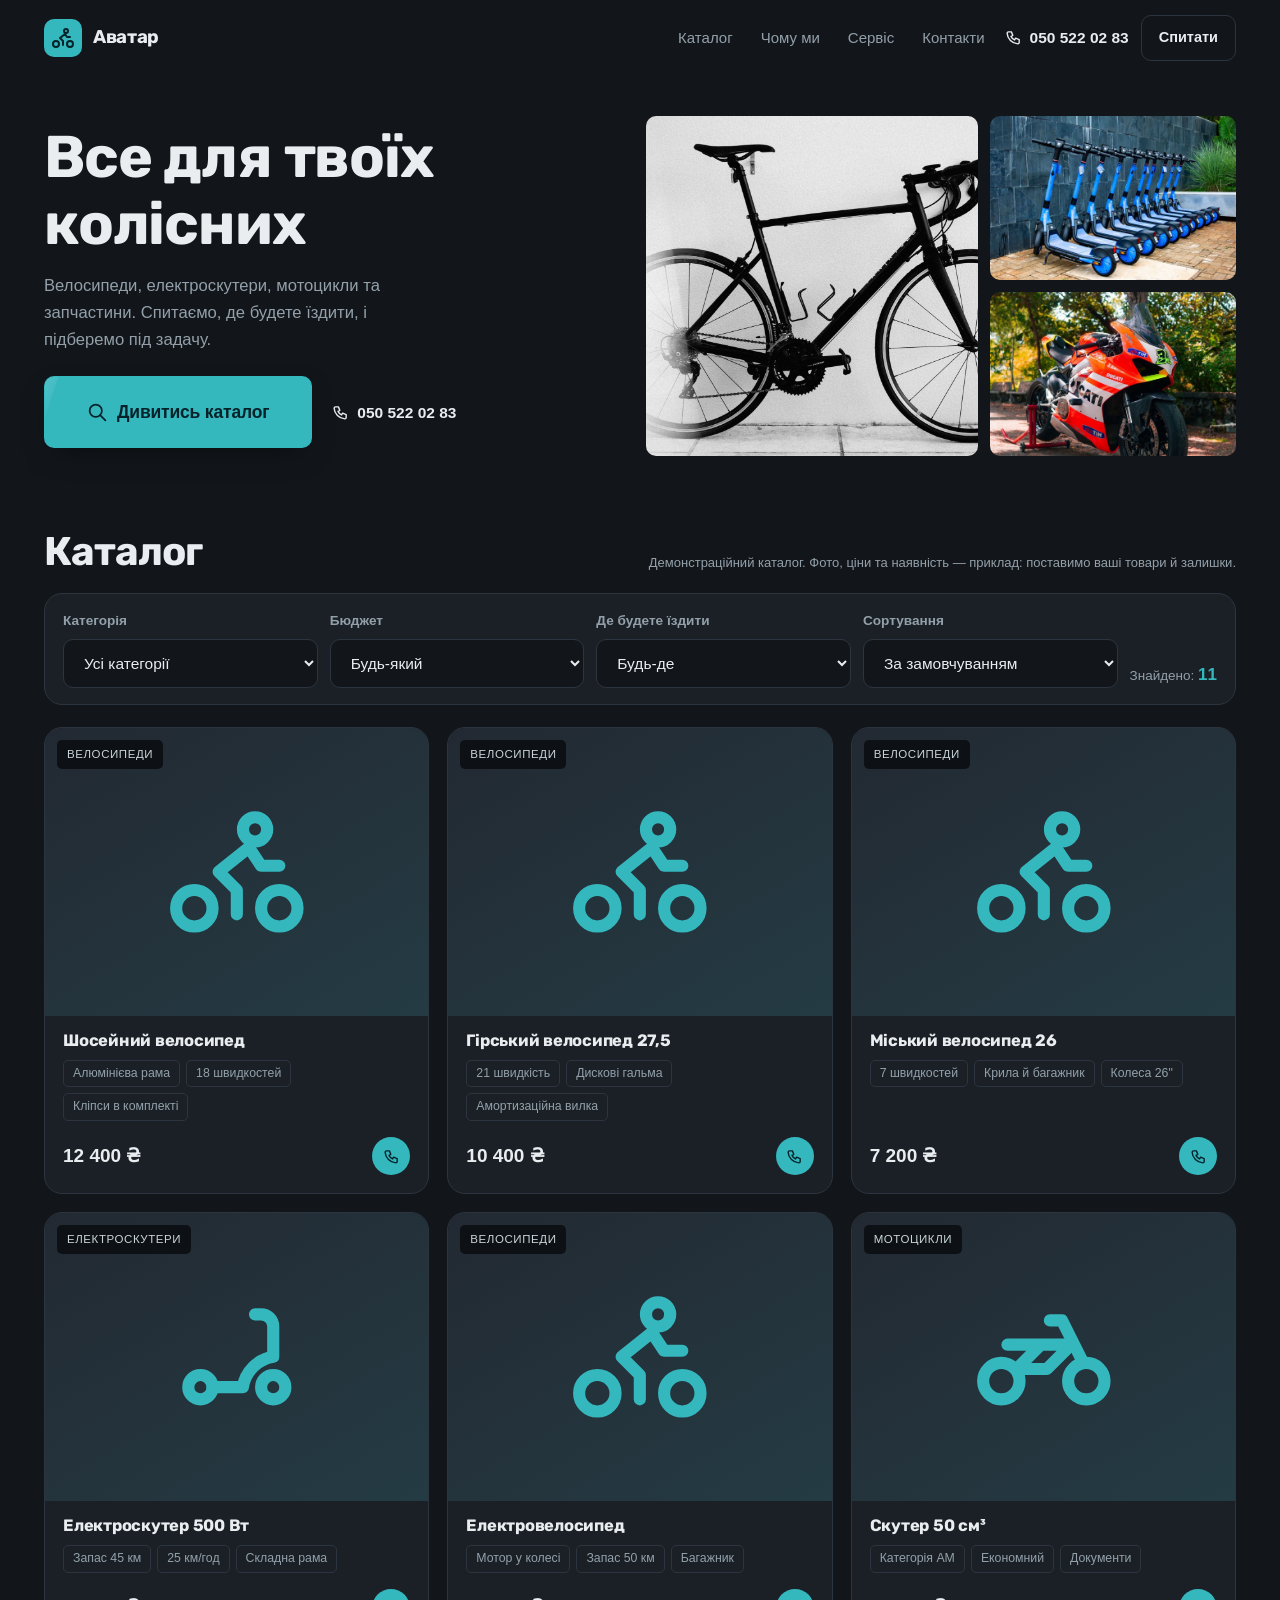
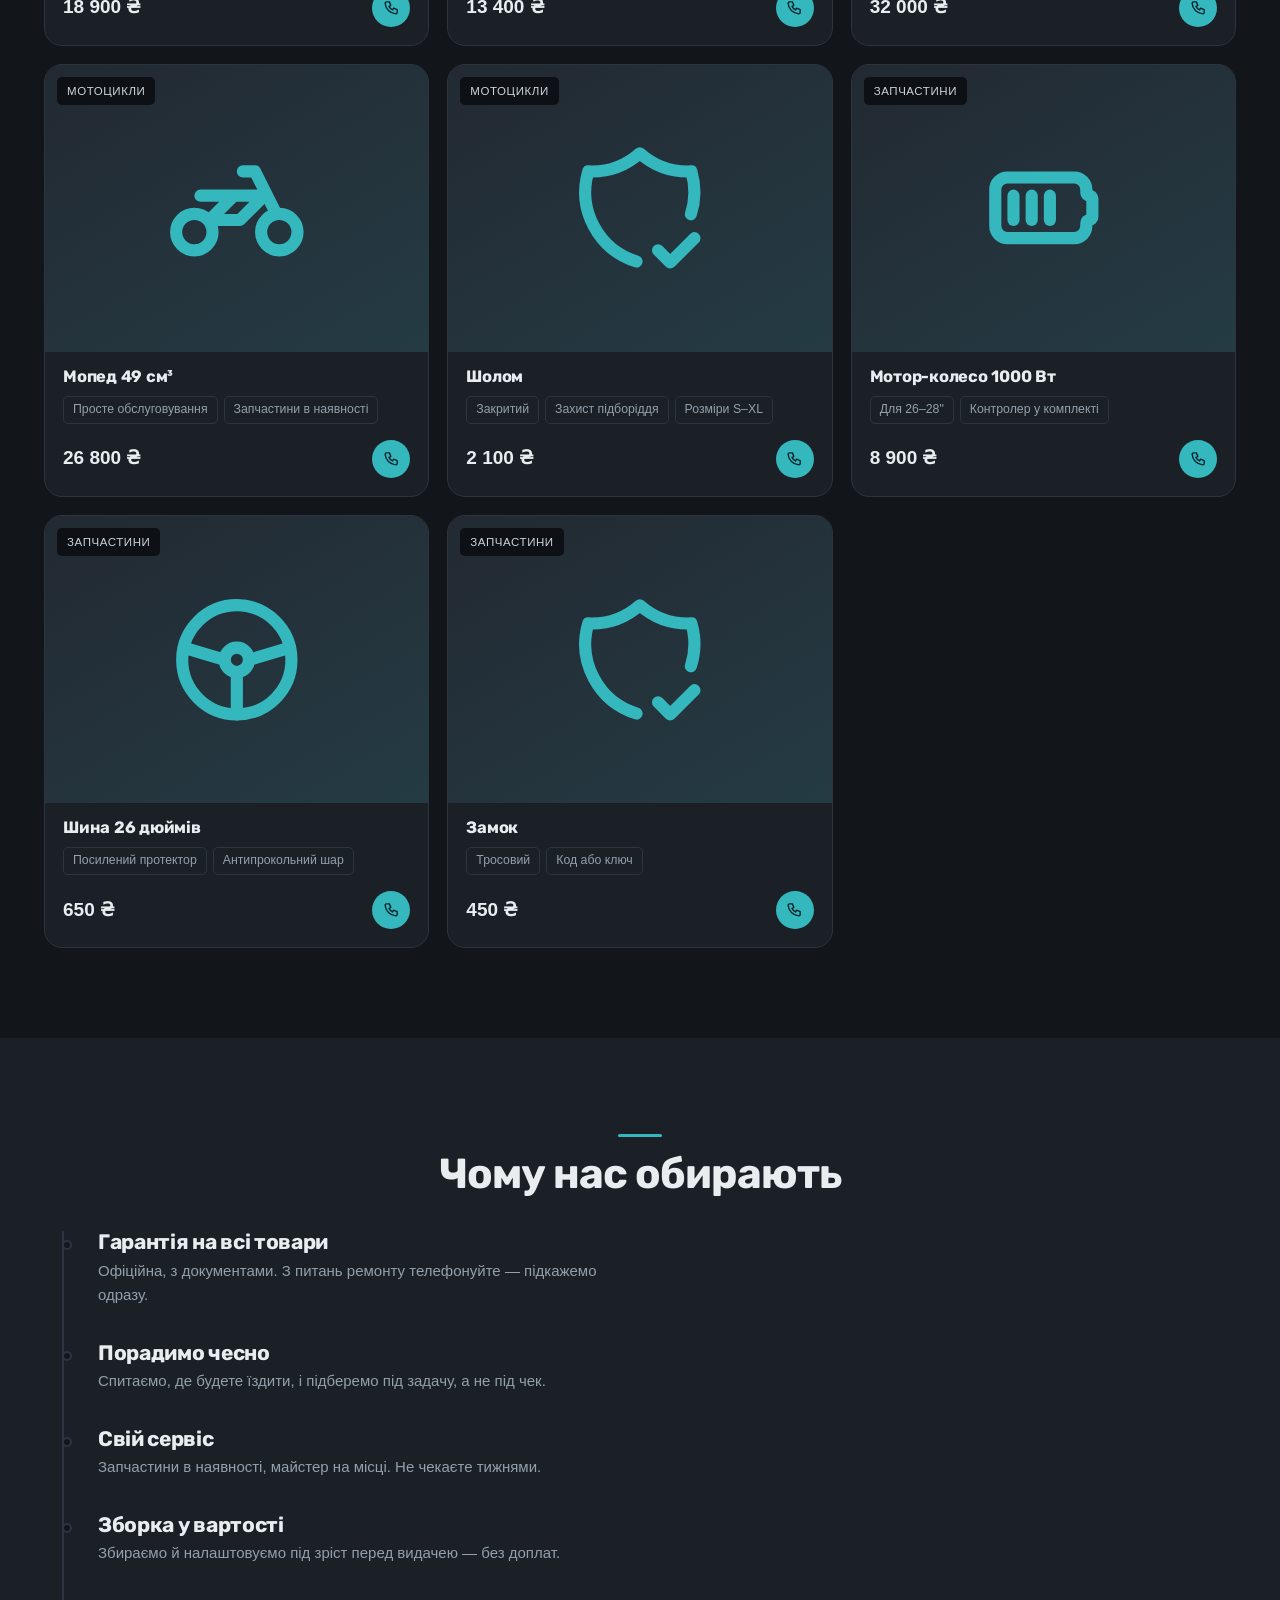
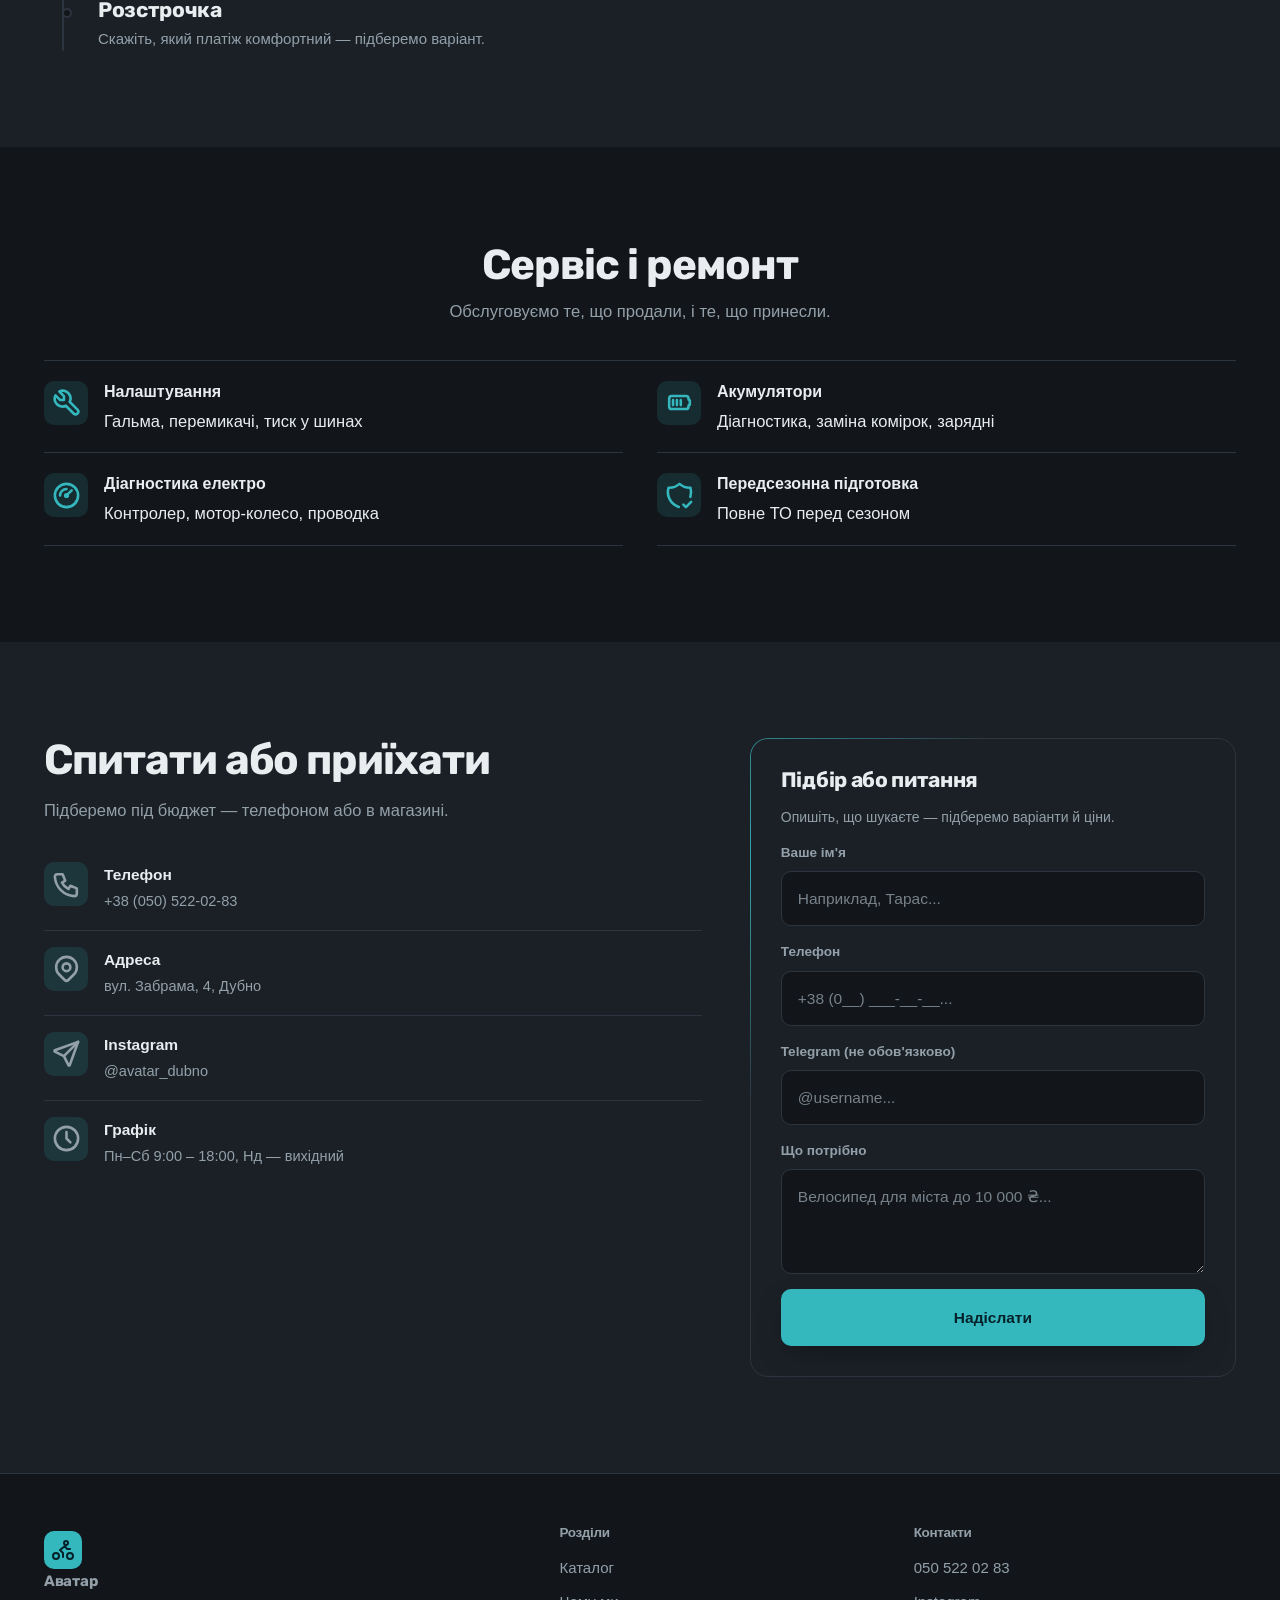
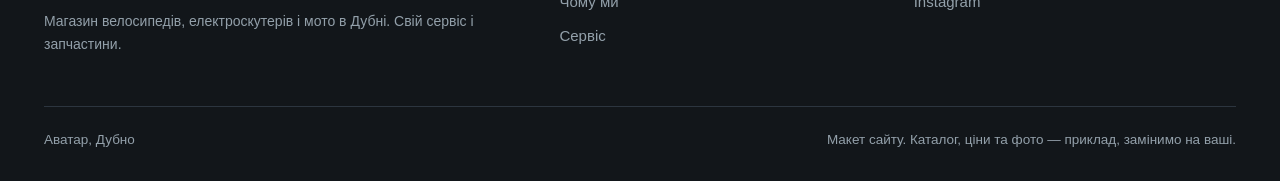
<file: works/avatar/index.html>
<!DOCTYPE html>
<html lang="uk" class="t-avatar">
<head>
<meta charset="utf-8">
<meta name="viewport" content="width=device-width, initial-scale=1">
<title>Аватар — велосипеди, електроскутери, мото в Дубні</title>
<meta name="description" content="Магазин Аватар у Дубні: велосипеди, електроскутери, мотоцикли, запчастини. Підбір за бюджетом і задачею, свій сервіс, зборка у вартості.">
<meta property="og:type" content="website">
<meta property="og:title" content="Аватар — Дубно">
<meta property="og:description" content="Велосипеди, електроскутери, мотоцикли та запчастини. Підберемо за бюджетом.">
<meta property="og:image" content="https://sas228q-maker.github.io/portfolio/works/assets/img/avatar-hero.jpg">
<meta name="theme-color" content="#12161A">
<link rel="icon" href="data:image/svg+xml,%3Csvg%20xmlns='http://www.w3.org/2000/svg'%20viewBox='0%200%2064%2064'%3E%3Crect%20width='64'%20height='64'%20rx='14'%20fill='%2335B7BE'/%3E%3Ctext%20x='32'%20y='46'%20font-size='36'%20font-family='Arial'%20font-weight='bold'%20fill='%230B0E11'%20text-anchor='middle'%3EA%3C/text%3E%3C/svg%3E">
<link rel="preconnect" href="https://fonts.googleapis.com">
<link rel="preconnect" href="https://fonts.gstatic.com" crossorigin>
<link href="https://fonts.googleapis.com/css2?family=Rubik:wght@400;500;600;700&display=swap" rel="stylesheet">
<link rel="stylesheet" href="../assets/premium.css">
<link rel="stylesheet" href="../assets/craft.css">
<style>
  /* ============================================================
     АВАТАР. Головний екран — не гасло, а КАТАЛОГ.
     Заголовок короткий, далі одразу липкі фільтри й сітка товарів
     із фотографіями. Фото товару — головна одиниця сторінки.
     ============================================================ */

  .lead-in { padding: 116px var(--gut) 0; max-width: var(--w); margin: 0 auto; }
  .lead-grid { display: grid; grid-template-columns: 1fr 1.05fr; gap: 40px;
    align-items: center; }
  .lead-in h1 { font-size: clamp(34px, 4.6vw, 62px); letter-spacing: -.02em;
    line-height: 1.02; margin: 0 0 14px; max-width: 15ch; }
  .lead-in p { color: var(--ink-2); font-size: clamp(15.5px, 1.3vw, 18px);
    max-width: 38ch; margin: 0 0 22px; }
  .lead-actions { display: flex; align-items: center; gap: 16px; flex-wrap: wrap; }

  .collage { display: grid; grid-template-columns: 1.35fr 1fr; gap: 12px;
    grid-template-rows: 1fr 1fr; height: 340px; }
  .collage figure { margin: 0; overflow: hidden; border-radius: var(--r); }
  .collage img { width: 100%; height: 100%; object-fit: cover; display: block; }
  .collage figure:first-child { grid-row: span 2; }

  /* ---------- каталог ---------- */
  .cat { padding: 74px 0 90px; }
  .cat-head { display: flex; align-items: flex-end; justify-content: space-between;
    gap: 20px; flex-wrap: wrap; margin-bottom: 20px; }
  .cat-head h2 { margin: 0; font-size: clamp(26px, 3.4vw, 40px); }

  /* липка панель фільтрів: тримається під шапкою при прокрутці каталогу */
  .filters { position: sticky; top: 74px; z-index: 20;
    display: grid; grid-template-columns: repeat(4, minmax(0,1fr)) auto; gap: 12px;
    align-items: end; padding: 16px 18px; margin-bottom: 22px;
    border: 1px solid var(--rule); border-radius: var(--r-lg);
    background: var(--surface); transition: box-shadow 260ms ease; }
  .filters.is-stuck { box-shadow: 0 18px 40px -28px rgba(0,0,0,.95); }
  .filters .field { margin: 0; }
  .f-count { display: flex; flex-direction: column; align-items: flex-end; gap: 7px;
    font-size: 13.5px; color: var(--ink-2); white-space: nowrap; }
  .f-count b { color: var(--accent); font-size: 17px; font-variant-numeric: tabular-nums; }

  .c-grid { display: grid; grid-template-columns: repeat(3, minmax(0,1fr)); gap: 18px; }
  .c-item { display: flex; flex-direction: column; border: 1px solid var(--rule);
    border-radius: var(--r-lg); overflow: hidden; background: var(--surface);
    transition: transform 280ms cubic-bezier(.22,.61,.36,1), border-color 280ms ease,
                box-shadow 280ms ease; }
  .c-item:hover { transform: translateY(-5px);
    border-color: color-mix(in srgb, var(--accent) 45%, var(--rule));
    box-shadow: var(--shadow-lift); }
  .c-photo { position: relative; aspect-ratio: 4 / 3; overflow: hidden;
    background: var(--surface-2); }
  .c-photo img { width: 100%; height: 100%; object-fit: cover; display: block;
    transition: transform 700ms cubic-bezier(.22,.61,.36,1); }
  .c-item:hover .c-photo img { transform: scale(1.06); }
  .c-photo--icon { display: grid; place-items: center;
    background: linear-gradient(150deg, var(--surface-2),
      color-mix(in srgb, var(--accent) 13%, var(--surface-2))); }
  /* размер задаём долей от карточки: иконка масштабируется вместе с ней */
  .c-photo .c-photo-ic { width: 38%; height: auto; aspect-ratio: 1;
    color: var(--accent); stroke-width: 1.35;
    transition: transform 320ms cubic-bezier(.22,.61,.36,1); }
  .c-item:hover .c-photo-ic { transform: scale(1.08); }
  .c-tag { position: absolute; left: 12px; top: 12px; padding: 5px 10px;
    border-radius: 5px; font-size: 11.5px; letter-spacing: .05em; text-transform: uppercase;
    background: rgba(9,12,15,.82); color: #C9D4DA; }
  .c-body { padding: 16px 18px 18px; display: flex; flex-direction: column; flex: 1; }
  .c-body h3 { font-size: 16.5px; margin: 0 0 10px; }
  .c-specs { list-style: none; margin: 0 0 16px; padding: 0; display: flex;
    flex-wrap: wrap; gap: 6px; }
  .c-specs li { font-size: 12.3px; color: var(--ink-2); border: 1px solid var(--rule);
    border-radius: 5px; padding: 3px 9px; }
  .c-foot { margin-top: auto; display: flex; align-items: center;
    justify-content: space-between; gap: 12px; }
  .c-price { font-size: 19px; font-weight: 700; font-variant-numeric: tabular-nums; }
  .c-go { width: 38px; height: 38px; border-radius: 50%; display: grid; place-items: center;
    background: var(--accent); color: var(--accent-ink);
    transition: transform 220ms cubic-bezier(.22,.61,.36,1); }
  .c-go:hover { transform: scale(1.09); text-decoration: none; }
  .c-empty { margin-top: 22px; padding: 20px; border: 1px dashed var(--rule);
    border-radius: var(--r); color: var(--ink-2); font-size: 14.6px; }

  /* ---------- дерево ---------- */
  .tree { position: relative; padding-left: 54px; }
  .tree-stem { position: absolute; left: 18px; top: 0; bottom: 0; width: 2px;
    background: var(--rule); border-radius: 2px; overflow: hidden; }
  .tree-stem i { display: block; width: 100%; height: var(--p, 0%);
    background: var(--accent); transition: height 120ms linear; }
  .tree-list { list-style: none; margin: 0; padding: 0; }
  .tree-node { position: relative; padding: 0 0 34px; }
  .tree-node:last-child { padding-bottom: 0; }
  .tree-node::before { content: ""; position: absolute; left: -36px; top: 9px;
    width: 10px; height: 10px; border-radius: 50%; background: var(--bg);
    border: 2px solid var(--rule);
    transition: border-color 300ms ease, background 300ms ease,
                transform 300ms cubic-bezier(.22,.61,.36,1); }
  .tree-node::after { content: ""; position: absolute; left: -26px; top: 15px; width: 24px;
    height: 2px; background: var(--rule); transform: scaleX(0); transform-origin: left;
    transition: transform 380ms cubic-bezier(.22,.61,.36,1), background 300ms ease; }
  .tree-node.is-on::before { border-color: var(--accent); background: var(--accent);
    transform: scale(1.25); }
  .tree-node.is-on::after { transform: scaleX(1); background: var(--accent); }
  .tree-node h3 { margin-bottom: 5px; transition: color 300ms ease; }
  .tree-node.is-on h3 { color: var(--accent); }
  .tree-node p { margin: 0; font-size: 15px; max-width: 62ch; }

  @media (max-width: 1024px) {
    .lead-grid { grid-template-columns: 1fr; }
    .collage { height: 260px; }
    .filters { grid-template-columns: 1fr 1fr; }
    .f-count { grid-column: 1 / -1; align-items: flex-start; flex-direction: row; gap: 14px; }
    .c-grid { grid-template-columns: repeat(2, minmax(0,1fr)); }
  }
  @media (max-width: 620px) {
    .lead-in { padding-top: 104px; }
    .filters { grid-template-columns: 1fr; top: 66px; }
    .c-grid { grid-template-columns: 1fr; }
    .tree { padding-left: 44px; }
  }
</style>
</head>
<body>

<header class="hdr">
  <div class="wrap hdr-in">
    <a class="logo" href="#top">
      <span class="logo-mark"><svg class="ic" aria-hidden="true"><use href="#i-bike"></use></svg></span>
      Аватар
    </a>
    <nav class="menu" aria-label="Основна навігація">
      <a href="#catalog">Каталог</a>
      <a href="#why">Чому ми</a>
      <a href="#service">Сервіс</a>
      <a href="#contact">Контакти</a>
    </nav>
    <div class="hdr-side">
      <a class="hdr-tel" href="tel:+380505220283">
        <svg class="ic ic--sm anim-ic" data-anim="ring" aria-hidden="true"><use href="#i-phone"></use></svg>
        050 522 02 83
      </a>
      <a class="btn btn--line btn--sm" href="#contact">Спитати</a>
    </div>
    <button class="burger" type="button" aria-label="Відкрити навігацію" aria-expanded="false"><i></i></button>
  </div>
</header>

<main id="top">

  <section class="lead-in">
    <div class="lead-grid">
      <div>
        <h1 data-reveal-text>Все для твоїх колісних</h1>
        <p>Велосипеди, електроскутери, мотоцикли та запчастини. Спитаємо, де будете їздити,
        і підберемо під задачу.</p>
        <div class="lead-actions">
          <a class="btn btn--hero" data-magnetic href="#catalog">
            <svg class="ic" aria-hidden="true"><use href="#i-search"></use></svg> Дивитись каталог
          </a>
          <a class="link-quiet" href="tel:+380505220283">
            <svg class="ic ic--sm anim-ic" data-anim="ring" aria-hidden="true"><use href="#i-phone"></use></svg>
            050 522 02 83
          </a>
        </div>
      </div>
      <div class="collage rv" aria-hidden="true">
        <figure><img src="../assets/img/avatar-hero.jpg" width="1600" height="1067" fetchpriority="high" alt=""></figure>
        <figure><img src="../assets/img/avatar-g4.jpg" width="1200" height="800" loading="lazy" alt=""></figure>
        <figure><img src="../assets/img/avatar-g3.jpg" width="1200" height="1801" loading="lazy" alt=""></figure>
      </div>
    </div>
  </section>

  <section class="cat" id="catalog">
    <div class="wrap">
      <div class="cat-head">
        <h2>Каталог</h2>
        <p class="formnote" style="margin:0">Демонстраційний каталог. Фото, ціни та наявність —
        приклад: поставимо ваші товари й залишки.</p>
      </div>

      <div class="filters rv" id="filters" role="search">
        <div class="field">
          <label for="c-cat">Категорія</label>
          <select class="inp" id="c-cat">
            <option value="">Усі категорії</option>
            <option value="velo">Велосипеди</option>
            <option value="electro">Електроскутери</option>
            <option value="moto">Мотоцикли</option>
            <option value="parts">Запчастини</option>
          </select>
        </div>
        <div class="field">
          <label for="c-budget">Бюджет</label>
          <select class="inp" id="c-budget">
            <option value="">Будь-який</option>
            <option value="low">до 10 000 ₴</option>
            <option value="mid">10 000 – 25 000 ₴</option>
            <option value="high">понад 25 000 ₴</option>
          </select>
        </div>
        <div class="field">
          <label for="c-task">Де будете їздити</label>
          <select class="inp" id="c-task">
            <option value="">Будь-де</option>
            <option value="city">Місто й парк</option>
            <option value="offroad">Ґрунтівки</option>
            <option value="kids">Для дитини</option>
            <option value="work">На роботу щодня</option>
          </select>
        </div>
        <div class="field">
          <label for="c-sort">Сортування</label>
          <select class="inp" id="c-sort">
            <option value="">За замовчуванням</option>
            <option value="asc">Спочатку дешевші</option>
            <option value="desc">Спочатку дорожчі</option>
            <option value="name">За назвою</option>
          </select>
        </div>
        <div class="f-count">
          <span>Знайдено: <b data-cat-count>11</b></span>
          <button class="btn btn--line btn--sm" type="button" data-cat-reset hidden>Скинути</button>
        </div>
      </div>

      <div class="c-grid" data-cat-grid>
        <article class="c-item" data-spotlight data-model data-cat="velo" data-budget="mid" data-task="city work" data-price="12400" data-name="Шосейний велосипед">
          <div class="c-photo c-photo--icon card-icon" aria-hidden="true"><svg class="ic c-photo-ic" aria-hidden="true"><use href="#i-bike"></use></svg><span class="c-tag">Велосипеди</span></div>
          <div class="c-body"><h3>Шосейний велосипед</h3>
            <ul class="c-specs"><li>Алюмінієва рама</li><li>18 швидкостей</li><li>Кліпси в комплекті</li></ul>
            <div class="c-foot"><b class="c-price">12 400 ₴</b>
              <a class="c-go" href="#contact" aria-label="Спитати про Шосейний велосипед"><svg class="ic ic--sm" aria-hidden="true"><use href="#i-phone"></use></svg></a></div>
          </div>
        </article>
        <article class="c-item" data-spotlight data-model data-cat="velo" data-budget="mid" data-task="offroad" data-price="10400" data-name="Гірський велосипед 27,5">
          <div class="c-photo c-photo--icon card-icon" aria-hidden="true"><svg class="ic c-photo-ic" aria-hidden="true"><use href="#i-bike"></use></svg><span class="c-tag">Велосипеди</span></div>
          <div class="c-body"><h3>Гірський велосипед 27,5</h3>
            <ul class="c-specs"><li>21 швидкість</li><li>Дискові гальма</li><li>Амортизаційна вилка</li></ul>
            <div class="c-foot"><b class="c-price">10 400 ₴</b>
              <a class="c-go" href="#contact" aria-label="Спитати про Гірський велосипед 27,5"><svg class="ic ic--sm" aria-hidden="true"><use href="#i-phone"></use></svg></a></div>
          </div>
        </article>
        <article class="c-item" data-spotlight data-model data-cat="velo" data-budget="low" data-task="city work" data-price="7200" data-name="Міський велосипед 26">
          <div class="c-photo c-photo--icon card-icon" aria-hidden="true"><svg class="ic c-photo-ic" aria-hidden="true"><use href="#i-bike"></use></svg><span class="c-tag">Велосипеди</span></div>
          <div class="c-body"><h3>Міський велосипед 26</h3>
            <ul class="c-specs"><li>7 швидкостей</li><li>Крила й багажник</li><li>Колеса 26"</li></ul>
            <div class="c-foot"><b class="c-price">7 200 ₴</b>
              <a class="c-go" href="#contact" aria-label="Спитати про Міський велосипед 26"><svg class="ic ic--sm" aria-hidden="true"><use href="#i-phone"></use></svg></a></div>
          </div>
        </article>
        <article class="c-item" data-spotlight data-model data-cat="electro" data-budget="mid" data-task="city work" data-price="18900" data-name="Електроскутер 500 Вт">
          <div class="c-photo c-photo--icon card-icon" aria-hidden="true"><svg class="ic c-photo-ic" aria-hidden="true"><use href="#i-scooter"></use></svg><span class="c-tag">Електроскутери</span></div>
          <div class="c-body"><h3>Електроскутер 500 Вт</h3>
            <ul class="c-specs"><li>Запас 45 км</li><li>25 км/год</li><li>Складна рама</li></ul>
            <div class="c-foot"><b class="c-price">18 900 ₴</b>
              <a class="c-go" href="#contact" aria-label="Спитати про Електроскутер 500 Вт"><svg class="ic ic--sm" aria-hidden="true"><use href="#i-phone"></use></svg></a></div>
          </div>
        </article>
        <article class="c-item" data-spotlight data-model data-cat="velo" data-budget="mid" data-task="city offroad work" data-price="13400" data-name="Електровелосипед">
          <div class="c-photo c-photo--icon card-icon" aria-hidden="true"><svg class="ic c-photo-ic" aria-hidden="true"><use href="#i-bike"></use></svg><span class="c-tag">Велосипеди</span></div>
          <div class="c-body"><h3>Електровелосипед</h3>
            <ul class="c-specs"><li>Мотор у колесі</li><li>Запас 50 км</li><li>Багажник</li></ul>
            <div class="c-foot"><b class="c-price">13 400 ₴</b>
              <a class="c-go" href="#contact" aria-label="Спитати про Електровелосипед"><svg class="ic ic--sm" aria-hidden="true"><use href="#i-phone"></use></svg></a></div>
          </div>
        </article>
        <article class="c-item" data-spotlight data-model data-cat="moto" data-budget="high" data-task="city work" data-price="32000" data-name="Скутер 50 см³">
          <div class="c-photo c-photo--icon card-icon" aria-hidden="true"><svg class="ic c-photo-ic" aria-hidden="true"><use href="#i-moto"></use></svg><span class="c-tag">Мотоцикли</span></div>
          <div class="c-body"><h3>Скутер 50 см³</h3>
            <ul class="c-specs"><li>Категорія AM</li><li>Економний</li><li>Документи</li></ul>
            <div class="c-foot"><b class="c-price">32 000 ₴</b>
              <a class="c-go" href="#contact" aria-label="Спитати про Скутер 50 см³"><svg class="ic ic--sm" aria-hidden="true"><use href="#i-phone"></use></svg></a></div>
          </div>
        </article>
        <article class="c-item" data-spotlight data-model data-cat="moto" data-budget="high" data-task="offroad" data-price="26800" data-name="Мопед 49 см³">
          <div class="c-photo c-photo--icon card-icon" aria-hidden="true"><svg class="ic c-photo-ic" aria-hidden="true"><use href="#i-moto"></use></svg><span class="c-tag">Мотоцикли</span></div>
          <div class="c-body"><h3>Мопед 49 см³</h3>
            <ul class="c-specs"><li>Просте обслуговування</li><li>Запчастини в наявності</li></ul>
            <div class="c-foot"><b class="c-price">26 800 ₴</b>
              <a class="c-go" href="#contact" aria-label="Спитати про Мопед 49 см³"><svg class="ic ic--sm" aria-hidden="true"><use href="#i-phone"></use></svg></a></div>
          </div>
        </article>
        <article class="c-item" data-spotlight data-model data-cat="moto" data-budget="low" data-task="city offroad work" data-price="2100" data-name="Шолом">
          <div class="c-photo c-photo--icon card-icon" aria-hidden="true"><svg class="ic c-photo-ic" aria-hidden="true"><use href="#i-shield"></use></svg><span class="c-tag">Мотоцикли</span></div>
          <div class="c-body"><h3>Шолом</h3>
            <ul class="c-specs"><li>Закритий</li><li>Захист підборіддя</li><li>Розміри S–XL</li></ul>
            <div class="c-foot"><b class="c-price">2 100 ₴</b>
              <a class="c-go" href="#contact" aria-label="Спитати про Шолом"><svg class="ic ic--sm" aria-hidden="true"><use href="#i-phone"></use></svg></a></div>
          </div>
        </article>
        <article class="c-item" data-spotlight data-model data-cat="parts" data-budget="high" data-task="city offroad" data-price="8900" data-name="Мотор-колесо 1000 Вт">
          <div class="c-photo c-photo--icon card-icon" aria-hidden="true"><svg class="ic c-photo-ic" aria-hidden="true"><use href="#i-battery"></use></svg><span class="c-tag">Запчастини</span></div>
          <div class="c-body"><h3>Мотор-колесо 1000 Вт</h3>
            <ul class="c-specs"><li>Для 26–28"</li><li>Контролер у комплекті</li></ul>
            <div class="c-foot"><b class="c-price">8 900 ₴</b>
              <a class="c-go" href="#contact" aria-label="Спитати про Мотор-колесо 1000 Вт"><svg class="ic ic--sm" aria-hidden="true"><use href="#i-phone"></use></svg></a></div>
          </div>
        </article>
        <article class="c-item" data-spotlight data-model data-cat="parts" data-budget="low" data-task="city offroad kids" data-price="650" data-name="Шина 26 дюймів">
          <div class="c-photo c-photo--icon card-icon" aria-hidden="true"><svg class="ic c-photo-ic" aria-hidden="true"><use href="#i-wheel"></use></svg><span class="c-tag">Запчастини</span></div>
          <div class="c-body"><h3>Шина 26 дюймів</h3>
            <ul class="c-specs"><li>Посилений протектор</li><li>Антипрокольний шар</li></ul>
            <div class="c-foot"><b class="c-price">650 ₴</b>
              <a class="c-go" href="#contact" aria-label="Спитати про Шину 26 дюймів"><svg class="ic ic--sm" aria-hidden="true"><use href="#i-phone"></use></svg></a></div>
          </div>
        </article>
        <article class="c-item" data-spotlight data-model data-cat="parts" data-budget="low" data-task="city work" data-price="450" data-name="Замок">
          <div class="c-photo c-photo--icon card-icon" aria-hidden="true"><svg class="ic c-photo-ic" aria-hidden="true"><use href="#i-shield"></use></svg><span class="c-tag">Запчастини</span></div>
          <div class="c-body"><h3>Замок</h3>
            <ul class="c-specs"><li>Тросовий</li><li>Код або ключ</li></ul>
            <div class="c-foot"><b class="c-price">450 ₴</b>
              <a class="c-go" href="#contact" aria-label="Спитати про Замок"><svg class="ic ic--sm" aria-hidden="true"><use href="#i-phone"></use></svg></a></div>
          </div>
        </article>
      </div>
      <p class="c-empty" data-cat-empty hidden>За цими умовами нічого не знайшлось.
        Скиньте фільтри або скажіть бюджет — підберемо вручну.</p>
    </div>
  </section>

  <section class="band band-alt" id="why">
    <div class="wrap">
      <div class="sechead rv">
        <h2>Чому нас обирають</h2>
      </div>
      <div class="tree rv" data-tree>
        <div class="tree-stem" aria-hidden="true"><i></i></div>
        <ol class="tree-list">
          <li class="tree-node">
            <div><h3>Гарантія на всі товари</h3>
              <p>Офіційна, з документами. З питань ремонту телефонуйте — підкажемо одразу.</p></div>
          </li>
          <li class="tree-node">
            <div><h3>Порадимо чесно</h3>
              <p>Спитаємо, де будете їздити, і підберемо під задачу, а не під чек.</p></div>
          </li>
          <li class="tree-node">
            <div><h3>Свій сервіс</h3>
              <p>Запчастини в наявності, майстер на місці. Не чекаєте тижнями.</p></div>
          </li>
          <li class="tree-node">
            <div><h3>Зборка у вартості</h3>
              <p>Збираємо й налаштовуємо під зріст перед видачею — без доплат.</p></div>
          </li>
          <li class="tree-node">
            <div><h3>Розстрочка</h3>
              <p>Скажіть, який платіж комфортний — підберемо варіант.</p></div>
          </li>
        </ol>
      </div>
    </div>
  </section>

  <section class="band" id="service">
    <div class="wrap stack">
      <div class="stack-head rv">
        <h2>Сервіс і ремонт</h2>
        <p class="lead">Обслуговуємо те, що продали, і те, що принесли.</p>
      </div>
      <ul class="ilist rv">
        <li><span class="icon-box icon-box--sm"><svg class="ic" aria-hidden="true"><use href="#i-wrench"></use></svg></span>
          <div><b>Налаштування</b><span>Гальма, перемикачі, тиск у шинах</span></div></li>
        <li><span class="icon-box icon-box--sm"><svg class="ic" aria-hidden="true"><use href="#i-battery"></use></svg></span>
          <div><b>Акумулятори</b><span>Діагностика, заміна комірок, зарядні</span></div></li>
        <li><span class="icon-box icon-box--sm"><svg class="ic" aria-hidden="true"><use href="#i-gauge"></use></svg></span>
          <div><b>Діагностика електро</b><span>Контролер, мотор-колесо, проводка</span></div></li>
        <li><span class="icon-box icon-box--sm"><svg class="ic" aria-hidden="true"><use href="#i-shield"></use></svg></span>
          <div><b>Передсезонна підготовка</b><span>Повне ТО перед сезоном</span></div></li>
      </ul>
    </div>
  </section>

  <section class="band band-alt" id="contact">
    <div class="wrap split split--wide">
      <div class="rv">
        <h2>Спитати або приїхати</h2>
        <p>Підберемо під бюджет — телефоном або в магазині.</p>
        <div style="margin-top:22px">
          <div class="crow">
            <span class="icon-box icon-box--sm"><svg class="ic anim-ic" data-anim="ring" aria-hidden="true"><use href="#i-phone"></use></svg></span>
            <div><b>Телефон</b><span><a href="tel:+380505220283">+38 (050) 522-02-83</a></span></div>
          </div>
          <div class="crow">
            <span class="icon-box icon-box--sm"><svg class="ic anim-ic" data-anim="hop" aria-hidden="true"><use href="#i-pin"></use></svg></span>
            <div><b>Адреса</b><span>вул. Забрама, 4, Дубно</span></div>
          </div>
          <div class="crow">
            <span class="icon-box icon-box--sm"><svg class="ic anim-ic" data-anim="fly" aria-hidden="true"><use href="#i-send"></use></svg></span>
            <div><b>Instagram</b><span><a href="https://instagram.com/avatar_dubno" target="_blank" rel="noopener">@avatar_dubno</a></span></div>
          </div>
          <div class="crow" style="border:0">
            <span class="icon-box icon-box--sm"><svg class="ic anim-ic" data-anim="flip" aria-hidden="true"><use href="#i-clock"></use></svg></span>
            <div><b>Графік</b><span>Пн–Сб 9:00 – 18:00, Нд — вихідний</span></div>
          </div>
        </div>
      </div>

      <form class="panel rv" data-form data-border-beam novalidate>
        <h3>Підбір або питання</h3>
        <p class="small">Опишіть, що шукаєте — підберемо варіанти й ціни.</p>
        <div class="field">
          <label for="av2-name">Ваше ім'я</label>
          <input class="inp" id="av2-name" name="name" type="text" autocomplete="name" placeholder="Наприклад, Тарас...">
        </div>
        <div class="field">
          <label for="av2-phone">Телефон</label>
          <input class="inp" id="av2-phone" name="phone" type="tel" inputmode="tel" autocomplete="tel" required placeholder="+38 (0__) ___-__-__...">
        </div>
        <div class="field">
          <label for="av2-tg">Telegram (не обов'язково)</label>
          <input class="inp" id="av2-tg" name="telegram" type="text" placeholder="@username..." spellcheck="false" autocomplete="off">
        </div>
        <div class="field">
          <label for="av2-msg">Що потрібно</label>
          <textarea class="inp" id="av2-msg" name="message" rows="3" placeholder="Велосипед для міста до 10 000 ₴..."></textarea>
        </div>
        <button class="btn btn--block" type="submit">Надіслати</button>
        <div class="status" role="status"></div>
      </form>
    </div>
  </section>
</main>

<footer class="ftr">
  <div class="wrap">
    <div class="ftr-grid">
      <div>
        <a class="logo" href="#top" style="margin-bottom:12px">
          <span class="logo-mark"><svg class="ic" aria-hidden="true"><use href="#i-bike"></use></svg></span>
          Аватар
        </a>
        <p class="small measure">Магазин велосипедів, електроскутерів і мото в Дубні.
        Свій сервіс і запчастини.</p>
      </div>
      <div>
        <h4>Розділи</h4>
        <a href="#catalog">Каталог</a><a href="#why">Чому ми</a><a href="#service">Сервіс</a>
      </div>
      <div>
        <h4>Контакти</h4>
        <a href="tel:+380505220283">050 522 02 83</a>
        <a href="https://instagram.com/avatar_dubno" target="_blank" rel="noopener">Instagram</a>
      </div>
    </div>
    <div class="ftr-bot">
      <span>Аватар, Дубно</span>
      <span>Макет сайту. Каталог, ціни та фото — приклад, замінимо на ваші.</span>
    </div>
  </div>
</footer>

<button class="up" type="button" aria-label="Догори"><svg class="ic" aria-hidden="true"><use href="#i-arrowUp"></use></svg></button>

<script>
/* Липка панель фільтрів: тінь з'являється, коли вона «прилипла». */
(function () {
  var bar = document.getElementById("filters");
  if (!bar) return;
  var sentinel = document.createElement("div");
  sentinel.style.cssText = "height:1px;margin-bottom:-1px";
  bar.parentNode.insertBefore(sentinel, bar);
  if ("IntersectionObserver" in window) {
    new IntersectionObserver(function (es) {
      bar.classList.toggle("is-stuck", !es[0].isIntersecting);
    }, { threshold: 0 }).observe(sentinel);
  }
})();
</script>

<script src="../assets/lead-config.js"></script>
<script src="../assets/sprite.js"></script>
<script src="../assets/craft.js"></script>
<script src="../assets/site.js"></script>
</body>
</html>
</file>
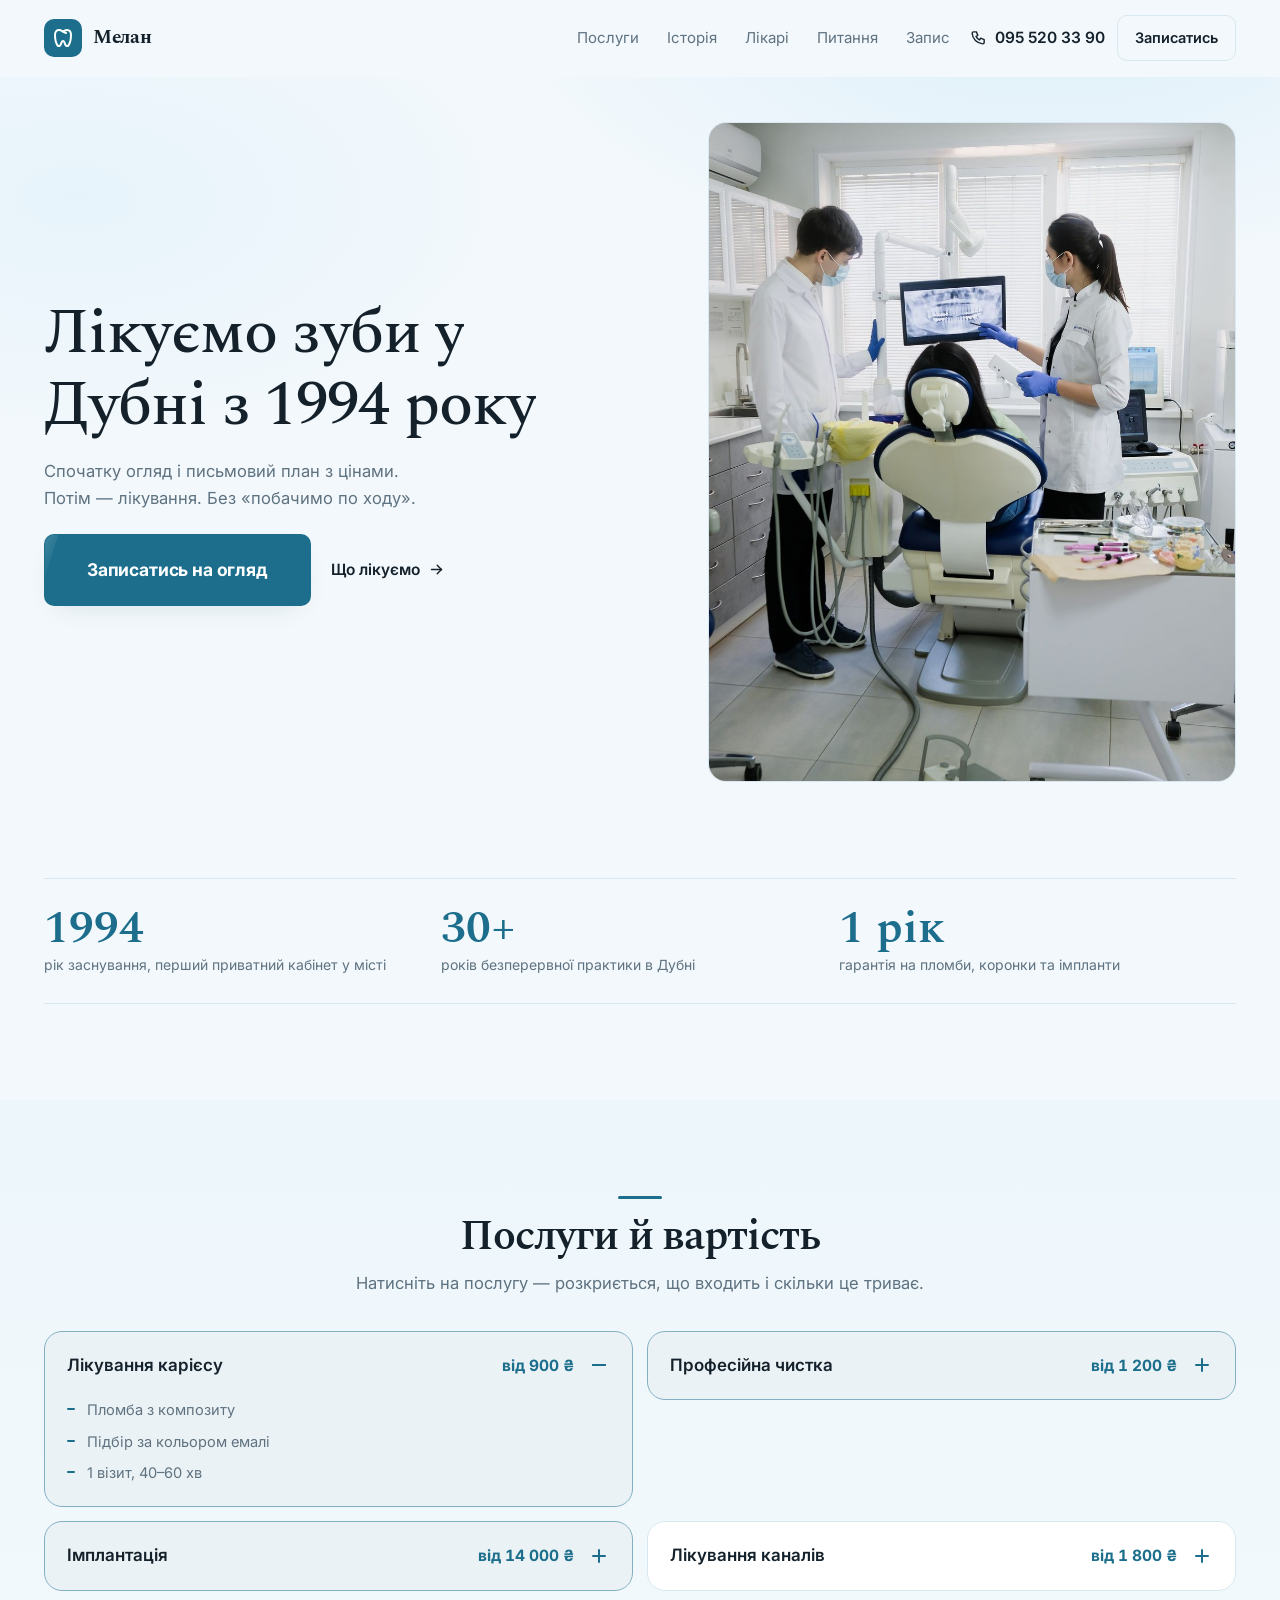
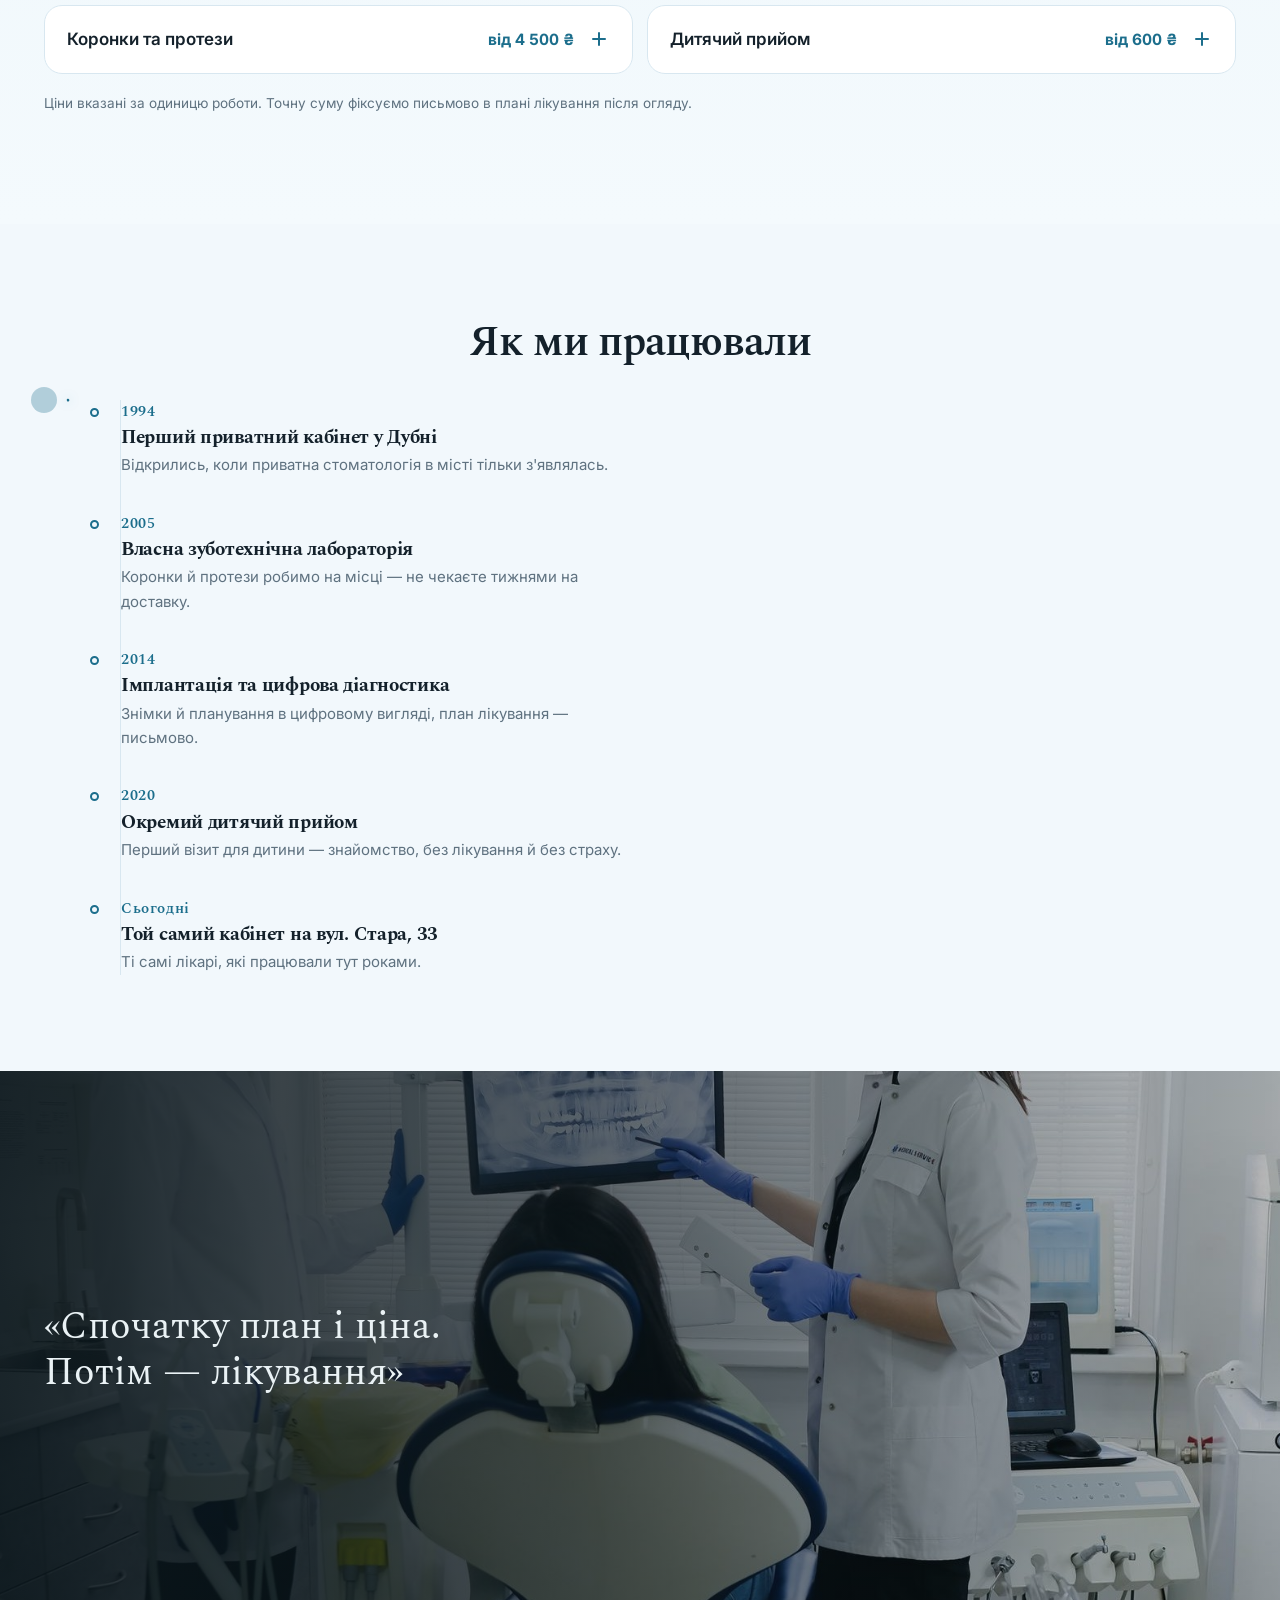
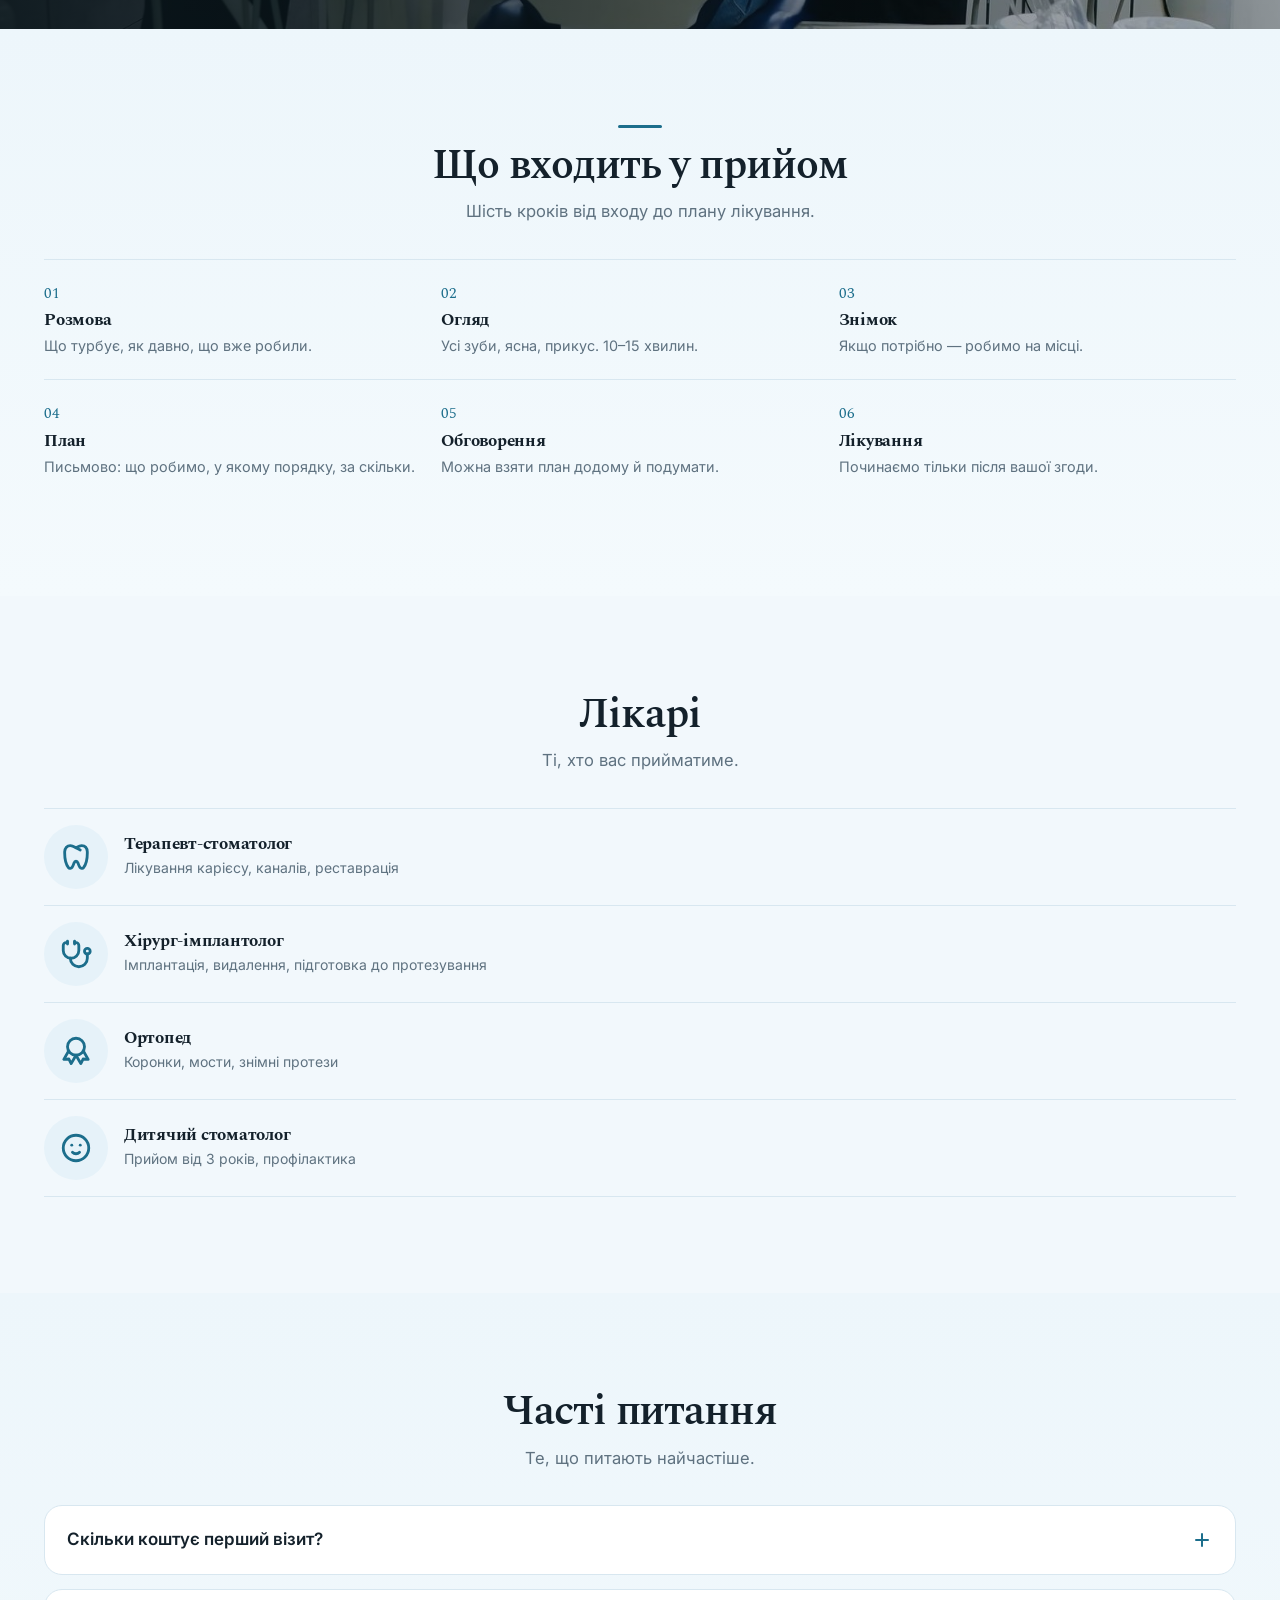
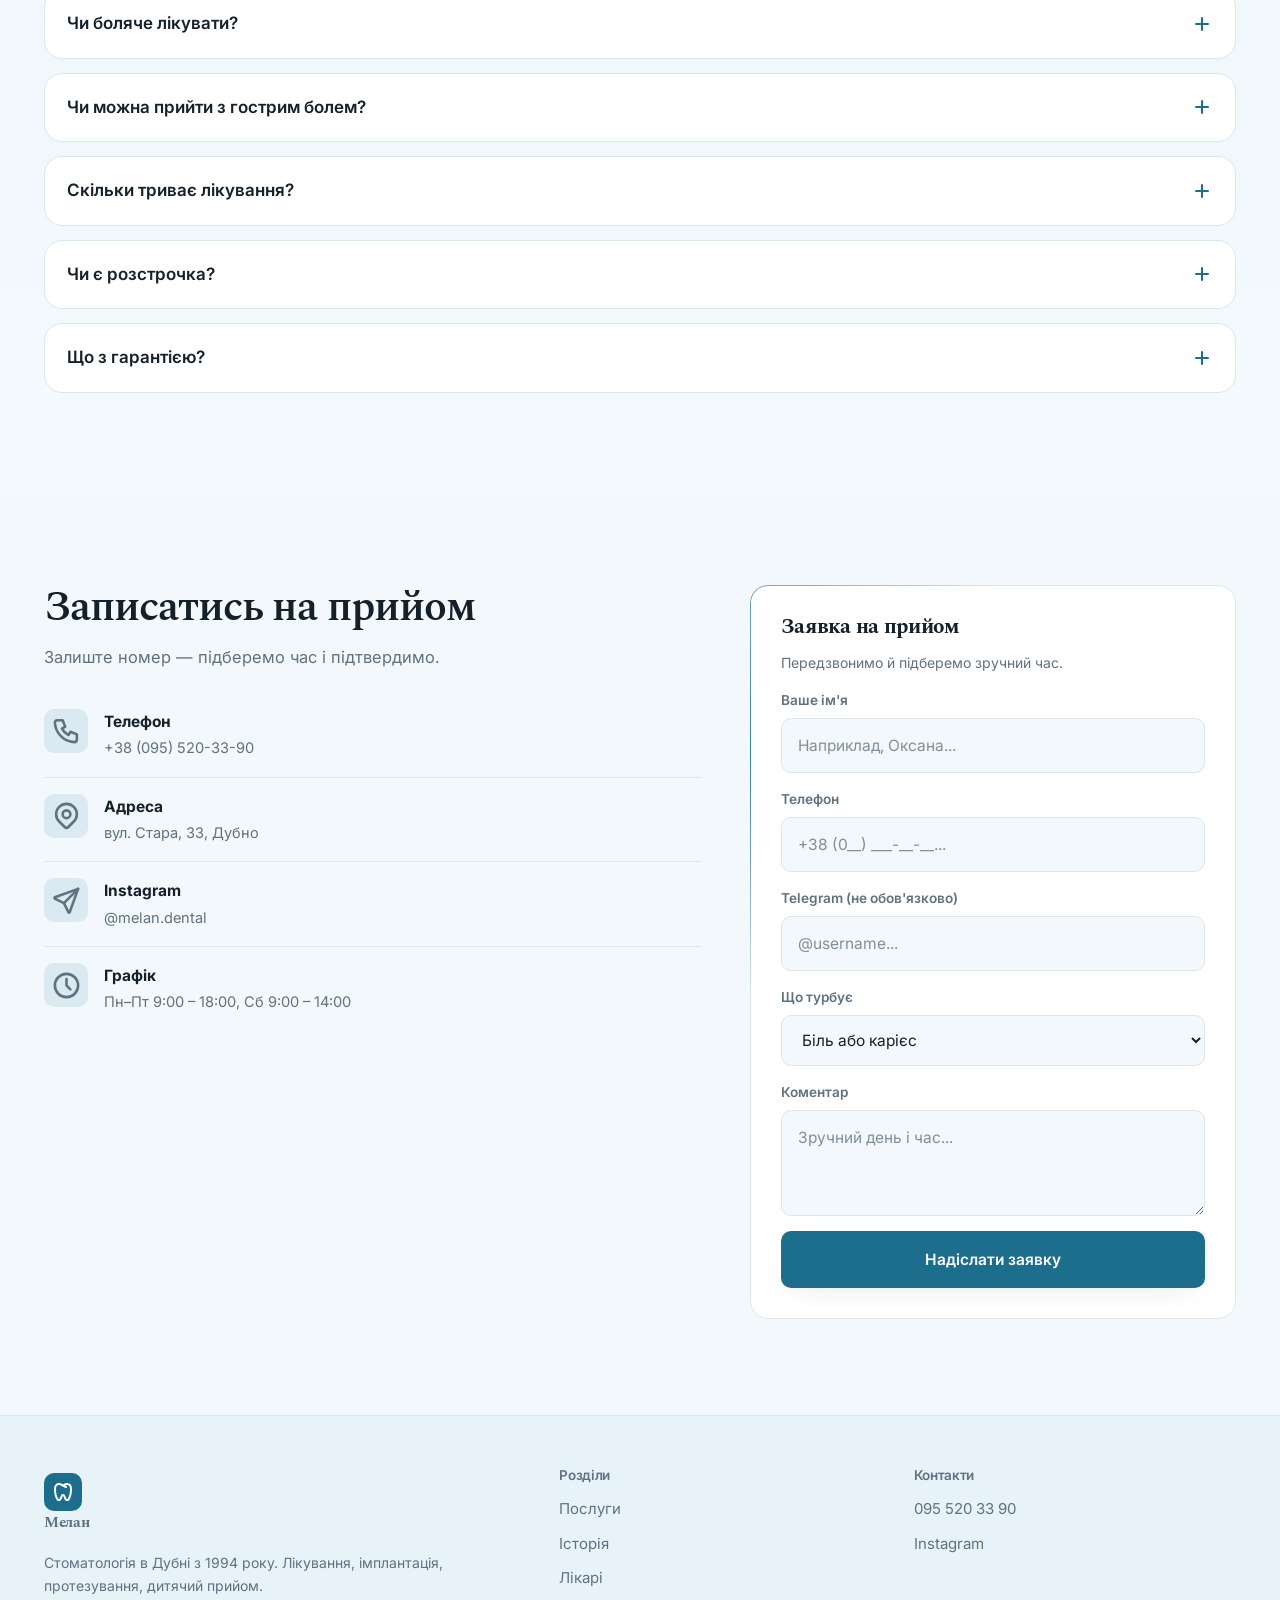
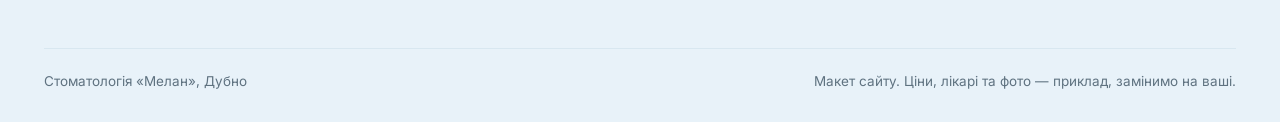
<file: works/melan-dental/index.html>
<!DOCTYPE html>
<html lang="uk" class="t-dental">
<head>
<meta charset="utf-8">
<meta name="viewport" content="width=device-width, initial-scale=1">
<title>Стоматологія «Мелан» — Дубно, вул. Стара, 33</title>
<meta name="description" content="Стоматологія «Мелан» у Дубні: лікування, чистка, імплантація, протезування. Письмовий план лікування з цінами до початку робіт. У місті з 1994 року.">
<meta property="og:type" content="website">
<meta property="og:title" content="Стоматологія «Мелан» — Дубно">
<meta property="og:description" content="Спочатку огляд і письмовий план з цінами, потім лікування. Понад 30 років у місті.">
<meta property="og:image" content="https://sas228q-maker.github.io/portfolio/works/assets/img/hero-dental.jpg">
<meta name="theme-color" content="#F6F8F9">
<link rel="icon" href="data:image/svg+xml,%3Csvg%20xmlns='http://www.w3.org/2000/svg'%20viewBox='0%200%2064%2064'%3E%3Crect%20width='64'%20height='64'%20rx='16'%20fill='%231C6E8C'/%3E%3Ctext%20x='32'%20y='45'%20font-size='30'%20font-family='Arial'%20font-weight='bold'%20fill='%23F6F8F9'%20text-anchor='middle'%3EM%3C/text%3E%3C/svg%3E">
<link rel="preconnect" href="https://fonts.googleapis.com">
<link rel="preconnect" href="https://fonts.gstatic.com" crossorigin>
<link href="https://fonts.googleapis.com/css2?family=Spectral:wght@400;500;600&family=Inter:wght@400;500;600&display=swap" rel="stylesheet">
<link rel="stylesheet" href="../assets/premium.css">
<link rel="stylesheet" href="../assets/craft.css">
<style>
  /* ============================================================
     СТОМАТОЛОГІЯ. Спокій і довіра, а не яскравість.
     Головний елемент — вертикальний луч уздовж історії клініки.
     Луч живе у власному жолобі, текст починається ПРАВІШЕ нього.
     ============================================================ */

  .intro { padding: 122px var(--gut) 0; max-width: var(--w); margin: 0 auto; }
  .intro-grid { display: grid; grid-template-columns: 1.08fr .92fr; gap: 44px;
    align-items: center; }
  .intro h1 { font-family: "Spectral", Georgia, serif; font-weight: 500;
    font-size: clamp(34px, 4.9vw, 68px); line-height: 1.05; letter-spacing: -.015em;
    margin: 0 0 16px; max-width: 16ch; }
  .intro p { color: var(--ink-2); font-size: clamp(15.5px, 1.3vw, 18px);
    max-width: 40ch; margin: 0 0 22px; }
  .intro-actions { display: flex; align-items: center; gap: 16px; flex-wrap: wrap; }
  .intro-photo { margin: 0; border-radius: var(--r-lg); overflow: hidden;
    background: var(--surface-2); border: 1px solid var(--rule); }
  .intro-photo img { width: 100%; height: auto; aspect-ratio: 4 / 5; object-fit: cover; display: block; }

  /* ---------- смуга з цифрами ---------- */
  .years { display: grid; grid-template-columns: repeat(3, 1fr);
    border-top: 1px solid var(--rule); border-bottom: 1px solid var(--rule); }
  .years > div { padding: 26px 24px 26px 0; }
  .years b { display: block; font-family: "Spectral", Georgia, serif; font-weight: 600;
    font-size: clamp(30px, 3.6vw, 46px); line-height: 1; color: var(--accent);
    font-variant-numeric: tabular-nums; }
  .years span { font-size: 14px; color: var(--ink-2); }

  /* ---------- історія з лучем ---------- */
  .beam-host { position: relative; padding-left: 76px; }
  .beam-wrap { position: absolute; left: 0; top: 0; bottom: 0; width: 48px;
    pointer-events: none; }
  .beam-svg { display: block; overflow: visible; }
  .beam-base { fill: none; stroke: var(--rule); stroke-width: 2; }
  .beam-path { fill: none; stroke: var(--accent); stroke-width: 2.5; stroke-linecap: round;
    transition: stroke-dashoffset 90ms linear;
    filter: drop-shadow(0 0 5px color-mix(in srgb, var(--accent) 55%, transparent)); }
  .beam-head { fill: var(--accent); transition: opacity 220ms ease; }
  .beam-halo { fill: color-mix(in srgb, var(--accent) 30%, transparent);
    transition: opacity 220ms ease; }
  .tl { list-style: none; margin: 0; padding: 0; position: relative; z-index: 1; }
  .tl li { padding: 0 0 34px; }
  .tl li:last-child { padding-bottom: 0; }
  .tl .yr { font-family: "Spectral", Georgia, serif; font-size: 15px; font-weight: 600;
    color: var(--accent); font-variant-numeric: tabular-nums; letter-spacing: .04em; }
  .tl h3 { margin: 4px 0 5px; font-size: 19px; }
  .tl p { margin: 0; font-size: 15px; max-width: 56ch; }

  /* ---------- послуги та питання: розкриття ---------- */
  /* align-items: start — иначе соседняя карточка растягивается до высоты раскрытой */
  .svc-grid { display: grid; grid-template-columns: 1fr 1fr; gap: 14px;
    align-items: start; }
  .svc { border: 1px solid var(--rule); border-radius: var(--r-lg);
    background: var(--surface); overflow: hidden; box-shadow: var(--shadow-sm);
    transition: border-color 240ms ease, box-shadow 240ms ease,
                transform 240ms cubic-bezier(.22,.61,.36,1); }
  .svc:hover { border-color: color-mix(in srgb, var(--accent) 45%, var(--rule));
    box-shadow: var(--shadow-lift); }
  .svc summary { display: flex; align-items: center; gap: 14px; padding: 20px 22px;
    cursor: pointer; list-style: none; }
  .svc summary::-webkit-details-marker { display: none; }
  .svc-name { flex: 1; min-width: 0; font-size: 17px; font-weight: 600; }
  .svc-price { font-size: 15.5px; font-weight: 700; color: var(--accent);
    font-variant-numeric: tabular-nums; white-space: nowrap; }
  .svc-mark { position: relative; width: 22px; height: 22px; flex: none; }
  .svc-mark::before, .svc-mark::after { content: ""; position: absolute; left: 50%; top: 50%;
    background: var(--accent); border-radius: 2px; transform: translate(-50%,-50%);
    transition: transform 240ms cubic-bezier(.22,.61,.36,1); }
  .svc-mark::before { width: 14px; height: 2px; }
  .svc-mark::after { width: 2px; height: 14px; }
  .svc[open] .svc-mark::after { transform: translate(-50%,-50%) rotate(90deg); }
  .svc-list { margin: 0; padding: 0 22px 20px; list-style: none; display: grid; gap: 8px; }
  .svc-list li { position: relative; padding-left: 20px; font-size: 14.6px;
    color: var(--ink-2); }
  .svc-list li::before { content: ""; position: absolute; left: 0; top: .6em; width: 8px;
    height: 2px; background: var(--accent); border-radius: 2px; }
  .svc--accent { background: color-mix(in srgb, var(--accent) 9%, var(--surface));
    border-color: color-mix(in srgb, var(--accent) 46%, var(--rule)); }
  .svc-note { margin-top: 18px; font-size: 13.6px; color: var(--ink-2); }

  /* ---------- повноширинна смуга ---------- */
  .band-photo { position: relative; min-height: min(62vh, 560px); display: grid;
    align-items: center; overflow: hidden; background: #0E1B21; }
  .band-photo img { position: absolute; inset: 0; width: 100%; height: 100%;
    object-fit: cover; }
  .band-photo::after { content: ""; position: absolute; inset: 0;
    background: linear-gradient(88deg, rgba(10,22,28,.92) 0%, rgba(10,22,28,.66) 44%,
                rgba(10,22,28,.24) 100%); }
  .band-photo blockquote { position: relative; z-index: 2; max-width: var(--w);
    margin: 0 auto; width: 100%; padding: 0 var(--gut); }
  .band-photo p { font-family: "Spectral", Georgia, serif; font-size: clamp(22px, 3vw, 40px);
    line-height: 1.2; color: #EAF2F5; margin: 0; max-width: 24ch; }

  /* ---------- етапи прийому ---------- */
  .intake { display: grid; grid-template-columns: repeat(3, 1fr); }
  .intake > div { padding: 22px 22px 22px 0; border-top: 1px solid var(--rule); }
  .intake .n { font-family: "Spectral", Georgia, serif; font-size: 15px; color: var(--accent);
    font-variant-numeric: tabular-nums; }
  .intake h3 { font-size: 16.5px; margin: 6px 0 4px; }
  .intake p { margin: 0; font-size: 14.4px; color: var(--ink-2); }

  /* ---------- лікарі ---------- */
  .docs { display: grid; gap: 0; }
  .doc { display: grid; grid-template-columns: 64px 1fr; gap: 16px; align-items: center;
    padding: 16px 0; border-bottom: 1px solid var(--rule); }
  .doc:first-child { border-top: 1px solid var(--rule); }
  .doc .av { width: 64px; height: 64px; border-radius: 50%; overflow: hidden;
    background: var(--surface-2); display: grid; place-items: center; color: var(--accent); }
  .doc h3 { margin: 0 0 3px; font-size: 17px; }
  .doc p { margin: 0; font-size: 14px; color: var(--ink-2); }

  @media (max-width: 980px) {
    .intro-grid { grid-template-columns: 1fr; gap: 28px; }
    .intro { padding-top: 106px; }
    .svc-grid, .intake { grid-template-columns: 1fr; }
    .beam-host { padding-left: 62px; }
    .beam-wrap { width: 40px; }
  }
  @media (max-width: 620px) {
    .years { grid-template-columns: 1fr; }
    .years > div { padding: 16px 0; border-bottom: 1px solid var(--rule); }
    .years > div:last-child { border-bottom: 0; }
    .beam-host { padding-left: 54px; }
    .beam-wrap { width: 34px; }
    .doc { grid-template-columns: 52px 1fr; gap: 12px; }
    .doc .av { width: 52px; height: 52px; }
  }
</style>
</head>
<body>

<header class="hdr">
  <div class="wrap hdr-in">
    <a class="logo" href="#top">
      <span class="logo-mark"><svg class="ic" aria-hidden="true"><use href="#i-tooth"></use></svg></span>
      Мелан
    </a>
    <nav class="menu" aria-label="Основна навігація">
      <a href="#services">Послуги</a>
      <a href="#history">Історія</a>
      <a href="#doctors">Лікарі</a>
      <a href="#faq">Питання</a>
      <a href="#contact">Запис</a>
    </nav>
    <div class="hdr-side">
      <a class="hdr-tel" href="tel:+380955203390">
        <svg class="ic ic--sm anim-ic" data-anim="ring" aria-hidden="true"><use href="#i-phone"></use></svg>
        095 520 33 90
      </a>
      <a class="btn btn--line btn--sm" href="#contact">Записатись</a>
    </div>
    <button class="burger" type="button" aria-label="Відкрити навігацію" aria-expanded="false"><i></i></button>
  </div>
</header>

<main id="top">

  <section class="intro">
    <div class="intro-grid">
      <div>
        <h1 data-reveal-text>Лікуємо зуби у Дубні з 1994 року</h1>
        <p>Спочатку огляд і письмовий план з цінами. Потім — лікування. Без «побачимо по ходу».</p>
        <div class="intro-actions">
          <a class="btn btn--hero" data-magnetic href="#contact">Записатись на огляд</a>
          <a class="link-quiet" href="#services">
            Що лікуємо
            <svg class="ic ic--sm" aria-hidden="true"><use href="#i-arrowRight"></use></svg>
          </a>
        </div>
      </div>
      <figure class="intro-photo rv" data-spotlight>
        <img src="../assets/img/hero-dental.jpg" width="1000" height="1250" fetchpriority="high"
             alt="Лікарі стоматології «Мелан» в кабінеті під час прийому">
      </figure>
    </div>
  </section>

  <section class="band">
    <div class="wrap">
      <div class="years rv">
        <div><b>1994</b><span>рік заснування, перший приватний кабінет у місті</span></div>
        <div><b>30+</b><span>років безперервної практики в Дубні</span></div>
        <div><b>1 рік</b><span>гарантія на пломби, коронки та імпланти</span></div>
      </div>
    </div>
  </section>

  <section class="band band-alt" id="services">
    <div class="wrap">
      <div class="sechead rv">
        <h2>Послуги й вартість</h2>
        <p class="lead">Натисніть на послугу — розкриється, що входить і скільки це триває.</p>
      </div>
      <div class="svc-grid rv">
        <details data-spotlight class="svc svc--accent" open>
          <summary>
            <span class="svc-name">Лікування карієсу</span>
            <span class="svc-price">від 900 ₴</span>
            <span class="svc-mark" aria-hidden="true"></span>
          </summary>
          <ul class="svc-list"><li>Пломба з композиту</li><li>Підбір за кольором емалі</li><li>1 візит, 40–60 хв</li></ul>
        </details>
        <details data-spotlight class="svc svc--accent">
          <summary>
            <span class="svc-name">Професійна чистка</span>
            <span class="svc-price">від 1 200 ₴</span>
            <span class="svc-mark" aria-hidden="true"></span>
          </summary>
          <ul class="svc-list"><li>Ультразвук і Air Flow</li><li>Полірування та фторування</li><li>1 година</li></ul>
        </details>
        <details data-spotlight class="svc svc--accent">
          <summary>
            <span class="svc-name">Імплантація</span>
            <span class="svc-price">від 14 000 ₴</span>
            <span class="svc-mark" aria-hidden="true"></span>
          </summary>
          <ul class="svc-list"><li>Встановлення імпланта</li><li>Консультація щодо типу</li><li>Коронка за планом</li></ul>
        </details>
        <details data-spotlight class="svc">
          <summary>
            <span class="svc-name">Лікування каналів</span>
            <span class="svc-price">від 1 800 ₴</span>
            <span class="svc-mark" aria-hidden="true"></span>
          </summary>
          <ul class="svc-list"><li>Ендодонтія з контролем на знімках</li><li>1–2 візити</li></ul>
        </details>
        <details data-spotlight class="svc">
          <summary>
            <span class="svc-name">Коронки та протези</span>
            <span class="svc-price">від 4 500 ₴</span>
            <span class="svc-mark" aria-hidden="true"></span>
          </summary>
          <ul class="svc-list"><li>Металокераміка або цирконій</li><li>Власна лабораторія</li><li>За одиницю</li></ul>
        </details>
        <details data-spotlight class="svc">
          <summary>
            <span class="svc-name">Дитячий прийом</span>
            <span class="svc-price">від 600 ₴</span>
            <span class="svc-mark" aria-hidden="true"></span>
          </summary>
          <ul class="svc-list"><li>Від 3 років</li><li>Перший візит — знайомство</li><li>Без лікування</li></ul>
        </details>
      </div>
      <p class="svc-note">Ціни вказані за одиницю роботи. Точну суму фіксуємо письмово
        в плані лікування після огляду.</p>
    </div>
  </section>

  <section class="band" id="history">
    <div class="wrap stack">
      <div class="stack-head rv">
        <h2>Як ми працювали</h2>
      </div>
      <div class="rv beam-host" data-beam>
        <div class="beam-wrap" aria-hidden="true">
          <svg class="beam-svg" preserveAspectRatio="none">
            <path class="beam-base"></path>
            <path class="beam-path"></path>
            <circle class="beam-halo" r="13" cx="0" cy="0"></circle>
            <circle class="beam-head" r="4.5" cx="0" cy="0"></circle>
          </svg>
        </div>
        <ol class="tl">
          <li>
            <div class="yr">1994</div>
            <h3>Перший приватний кабінет у Дубні</h3>
            <p>Відкрились, коли приватна стоматологія в місті тільки з'являлась.</p>
          </li>
          <li>
            <div class="yr">2005</div>
            <h3>Власна зуботехнічна лабораторія</h3>
            <p>Коронки й протези робимо на місці — не чекаєте тижнями на доставку.</p>
          </li>
          <li>
            <div class="yr">2014</div>
            <h3>Імплантація та цифрова діагностика</h3>
            <p>Знімки й планування в цифровому вигляді, план лікування — письмово.</p>
          </li>
          <li>
            <div class="yr">2020</div>
            <h3>Окремий дитячий прийом</h3>
            <p>Перший візит для дитини — знайомство, без лікування й без страху.</p>
          </li>
          <li>
            <div class="yr">Сьогодні</div>
            <h3>Той самий кабінет на вул. Стара, 33</h3>
            <p>Ті самі лікарі, які працювали тут роками.</p>
          </li>
        </ol>
      </div>
    </div>
  </section>

  <section class="band-photo">
    <img src="../assets/img/band-dental.jpg" width="1600" height="686" loading="lazy"
         alt="Кабінет стоматології «Мелан»">
    <blockquote>
      <p>«Спочатку план і ціна. Потім — лікування»</p>
    </blockquote>
  </section>

  <section class="band band-alt">
    <div class="wrap">
      <div class="sechead rv">
        <h2>Що входить у прийом</h2>
        <p class="lead">Шість кроків від входу до плану лікування.</p>
      </div>
      <div class="intake rv">
        <div><div class="n">01</div><h3>Розмова</h3><p>Що турбує, як давно, що вже робили.</p></div>
        <div><div class="n">02</div><h3>Огляд</h3><p>Усі зуби, ясна, прикус. 10–15 хвилин.</p></div>
        <div><div class="n">03</div><h3>Знімок</h3><p>Якщо потрібно — робимо на місці.</p></div>
        <div><div class="n">04</div><h3>План</h3><p>Письмово: що робимо, у якому порядку, за скільки.</p></div>
        <div><div class="n">05</div><h3>Обговорення</h3><p>Можна взяти план додому й подумати.</p></div>
        <div><div class="n">06</div><h3>Лікування</h3><p>Починаємо тільки після вашої згоди.</p></div>
      </div>
    </div>
  </section>

  <section class="band" id="doctors">
    <div class="wrap stack">
      <div class="stack-head rv">
        <h2>Лікарі</h2>
        <p class="lead">Ті, хто вас прийматиме.</p>
      </div>
      <div class="docs rv">
        <div class="doc">
          <span class="av" aria-hidden="true"><svg class="ic ic--lg" aria-hidden="true"><use href="#i-tooth"></use></svg></span>
          <div><h3>Терапевт-стоматолог</h3><p>Лікування карієсу, каналів, реставрація</p></div>
        </div>
        <div class="doc">
          <span class="av" aria-hidden="true"><svg class="ic ic--lg" aria-hidden="true"><use href="#i-stetho"></use></svg></span>
          <div><h3>Хірург-імплантолог</h3><p>Імплантація, видалення, підготовка до протезування</p></div>
        </div>
        <div class="doc">
          <span class="av" aria-hidden="true"><svg class="ic ic--lg" aria-hidden="true"><use href="#i-award"></use></svg></span>
          <div><h3>Ортопед</h3><p>Коронки, мости, знімні протези</p></div>
        </div>
        <div class="doc">
          <span class="av" aria-hidden="true"><svg class="ic ic--lg" aria-hidden="true"><use href="#i-smile"></use></svg></span>
          <div><h3>Дитячий стоматолог</h3><p>Прийом від 3 років, профілактика</p></div>
        </div>
      </div>
    </div>
  </section>

  <section class="band band-alt" id="faq">
    <div class="wrap stack">
      <div class="stack-head rv">
        <h2>Часті питання</h2>
        <p class="lead">Те, що питають найчастіше.</p>
      </div>
      <div class="svc-grid rv" style="grid-template-columns:1fr">
        <details class="svc">
          <summary><span class="svc-name">Скільки коштує перший візит?</span><span class="svc-mark" aria-hidden="true"></span></summary>
          <ul class="svc-list"><li>Огляд і консультація — 300 ₴. Якщо починаємо лікування того ж дня, консультацію не рахуємо.</li></ul>
        </details>
        <details class="svc">
          <summary><span class="svc-name">Чи боляче лікувати?</span><span class="svc-mark" aria-hidden="true"></span></summary>
          <ul class="svc-list"><li>Використовуємо сучасну анестезію. Якщо відчуваєте дискомфорт — кажіть одразу, додамо.</li></ul>
        </details>
        <details class="svc">
          <summary><span class="svc-name">Чи можна прийти з гострим болем?</span><span class="svc-mark" aria-hidden="true"></span></summary>
          <ul class="svc-list"><li>Так, для гострого болю тримаємо вікно того ж дня. Телефонуйте зранку.</li></ul>
        </details>
        <details class="svc">
          <summary><span class="svc-name">Скільки триває лікування?</span><span class="svc-mark" aria-hidden="true"></span></summary>
          <ul class="svc-list"><li>Карієс — один візит. Канали — один-два. Імплантація — кілька місяців із приживленням.</li></ul>
        </details>
        <details class="svc">
          <summary><span class="svc-name">Чи є розстрочка?</span><span class="svc-mark" aria-hidden="true"></span></summary>
          <ul class="svc-list"><li>На великі плани — так. Обговорюємо після складання плану лікування.</li></ul>
        </details>
        <details class="svc">
          <summary><span class="svc-name">Що з гарантією?</span><span class="svc-mark" aria-hidden="true"></span></summary>
          <ul class="svc-list"><li>Один рік на пломби, коронки та імпланти за умови профілактичних оглядів.</li></ul>
        </details>
      </div>
    </div>
  </section>

  <section class="band" id="contact">
    <div class="wrap split split--wide">
      <div class="rv">
        <h2>Записатись на прийом</h2>
        <p>Залиште номер — підберемо час і підтвердимо.</p>
        <div style="margin-top:22px">
          <div class="crow">
            <span class="icon-box icon-box--sm"><svg class="ic anim-ic" data-anim="ring" aria-hidden="true"><use href="#i-phone"></use></svg></span>
            <div><b>Телефон</b><span><a href="tel:+380955203390">+38 (095) 520-33-90</a></span></div>
          </div>
          <div class="crow">
            <span class="icon-box icon-box--sm"><svg class="ic anim-ic" data-anim="hop" aria-hidden="true"><use href="#i-pin"></use></svg></span>
            <div><b>Адреса</b><span>вул. Стара, 33, Дубно</span></div>
          </div>
          <div class="crow">
            <span class="icon-box icon-box--sm"><svg class="ic anim-ic" data-anim="fly" aria-hidden="true"><use href="#i-send"></use></svg></span>
            <div><b>Instagram</b><span><a href="https://instagram.com/melan.dental" target="_blank" rel="noopener">@melan.dental</a></span></div>
          </div>
          <div class="crow" style="border:0">
            <span class="icon-box icon-box--sm"><svg class="ic anim-ic" data-anim="flip" aria-hidden="true"><use href="#i-clock"></use></svg></span>
            <div><b>Графік</b><span>Пн–Пт 9:00 – 18:00, Сб 9:00 – 14:00</span></div>
          </div>
        </div>
      </div>

      <form class="panel rv" data-form data-border-beam novalidate>
        <h3>Заявка на прийом</h3>
        <p class="small">Передзвонимо й підберемо зручний час.</p>
        <div class="field">
          <label for="md-name">Ваше ім'я</label>
          <input class="inp" id="md-name" name="name" type="text" autocomplete="name" placeholder="Наприклад, Оксана...">
        </div>
        <div class="field">
          <label for="md-phone">Телефон</label>
          <input class="inp" id="md-phone" name="phone" type="tel" inputmode="tel" autocomplete="tel" required placeholder="+38 (0__) ___-__-__...">
        </div>
        <div class="field">
          <label for="md-tg">Telegram (не обов'язково)</label>
          <input class="inp" id="md-tg" name="telegram" type="text" placeholder="@username..." spellcheck="false" autocomplete="off">
        </div>
        <div class="field">
          <label for="md-svc">Що турбує</label>
          <select class="inp" id="md-svc" name="service">
            <option>Біль або карієс</option>
            <option>Професійна чистка</option>
            <option>Імплантація</option>
            <option>Коронки та протези</option>
            <option>Дитячий прийом</option>
            <option>Просто огляд</option>
          </select>
        </div>
        <div class="field">
          <label for="md-msg">Коментар</label>
          <textarea class="inp" id="md-msg" name="message" rows="3" placeholder="Зручний день і час..."></textarea>
        </div>
        <button class="btn btn--block" type="submit">Надіслати заявку</button>
        <div class="status" role="status"></div>
      </form>
    </div>
  </section>
</main>

<footer class="ftr">
  <div class="wrap">
    <div class="ftr-grid">
      <div>
        <a class="logo" href="#top" style="margin-bottom:12px">
          <span class="logo-mark"><svg class="ic" aria-hidden="true"><use href="#i-tooth"></use></svg></span>
          Мелан
        </a>
        <p class="small measure">Стоматологія в Дубні з 1994 року. Лікування, імплантація,
        протезування, дитячий прийом.</p>
      </div>
      <div>
        <h4>Розділи</h4>
        <a href="#services">Послуги</a><a href="#history">Історія</a><a href="#doctors">Лікарі</a>
      </div>
      <div>
        <h4>Контакти</h4>
        <a href="tel:+380955203390">095 520 33 90</a>
        <a href="https://instagram.com/melan.dental" target="_blank" rel="noopener">Instagram</a>
      </div>
    </div>
    <div class="ftr-bot">
      <span>Стоматологія «Мелан», Дубно</span>
      <span>Макет сайту. Ціни, лікарі та фото — приклад, замінимо на ваші.</span>
    </div>
  </div>
</footer>

<button class="up" type="button" aria-label="Догори"><svg class="ic" aria-hidden="true"><use href="#i-arrowUp"></use></svg></button>

<script src="../assets/lead-config.js"></script>
<script src="../assets/sprite.js"></script>
<script src="../assets/craft.js"></script>
<script src="../assets/site.js"></script>
</body>
</html>
</file>
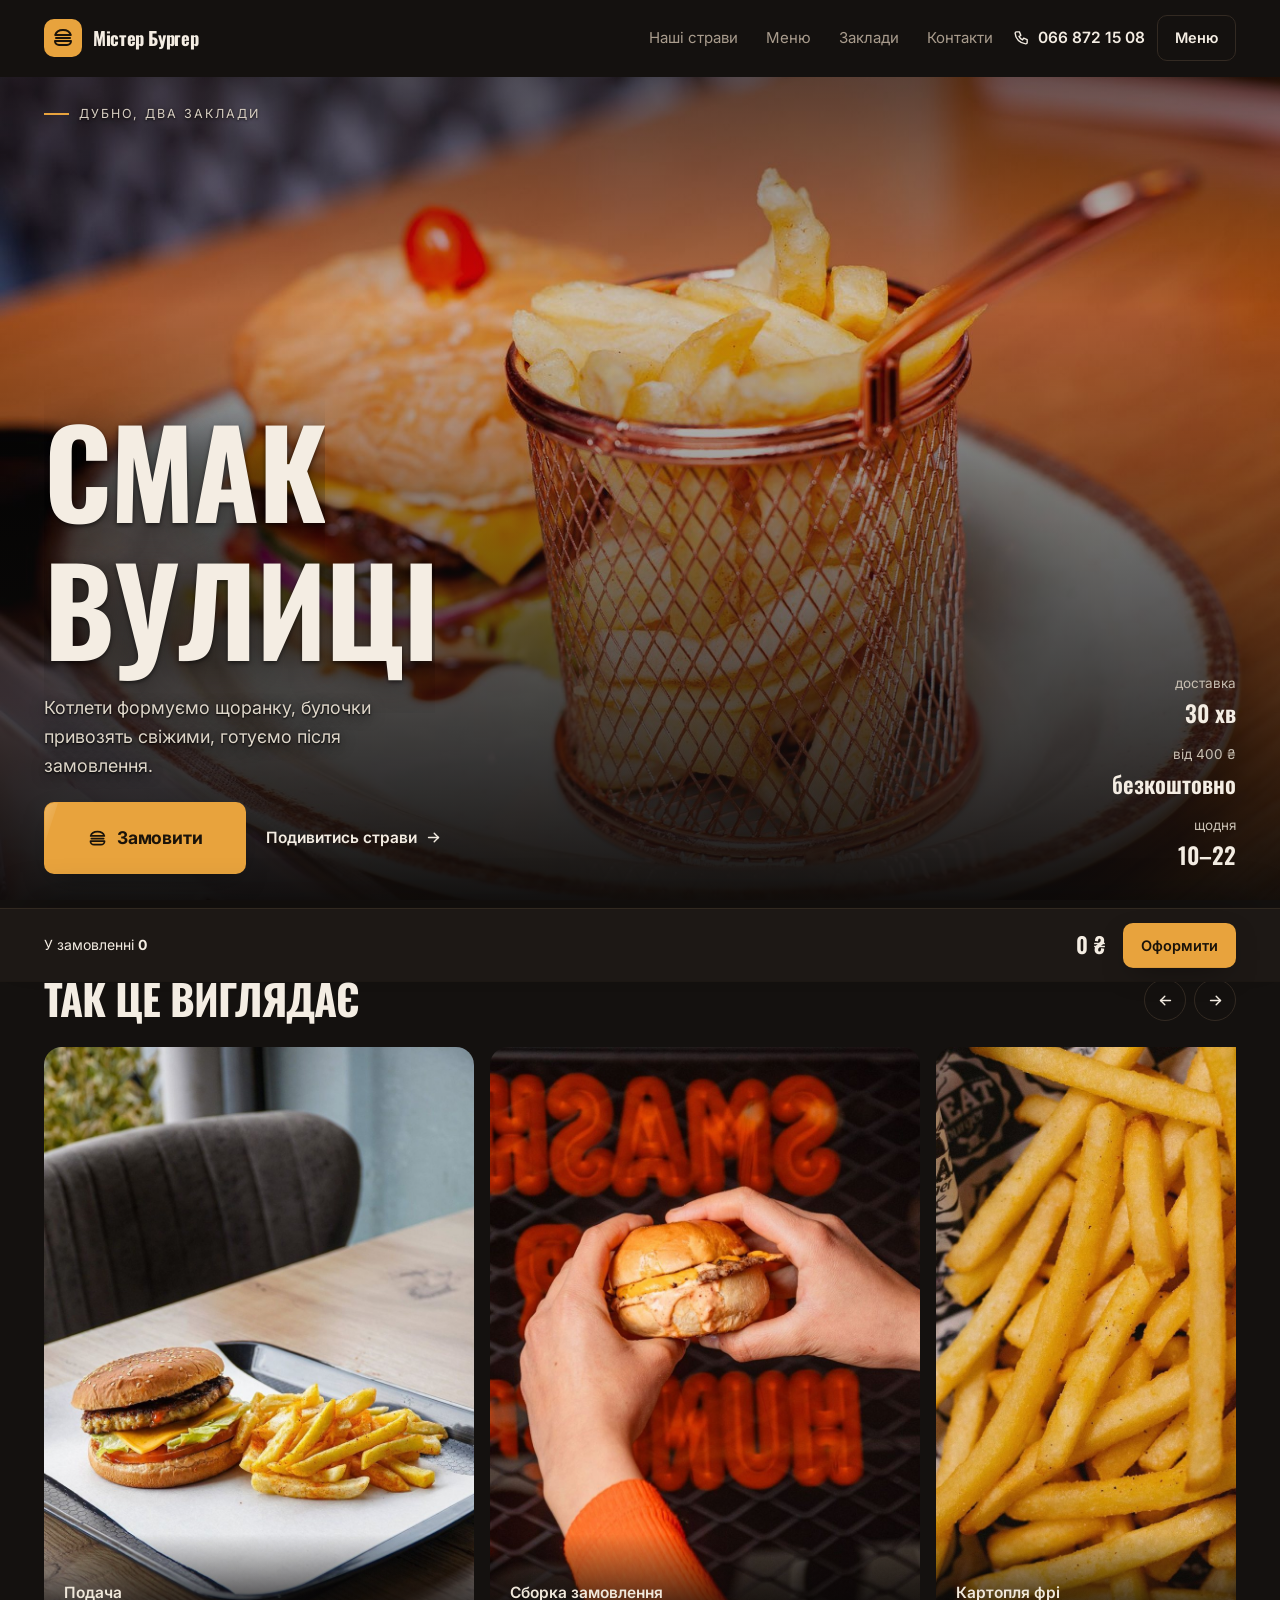
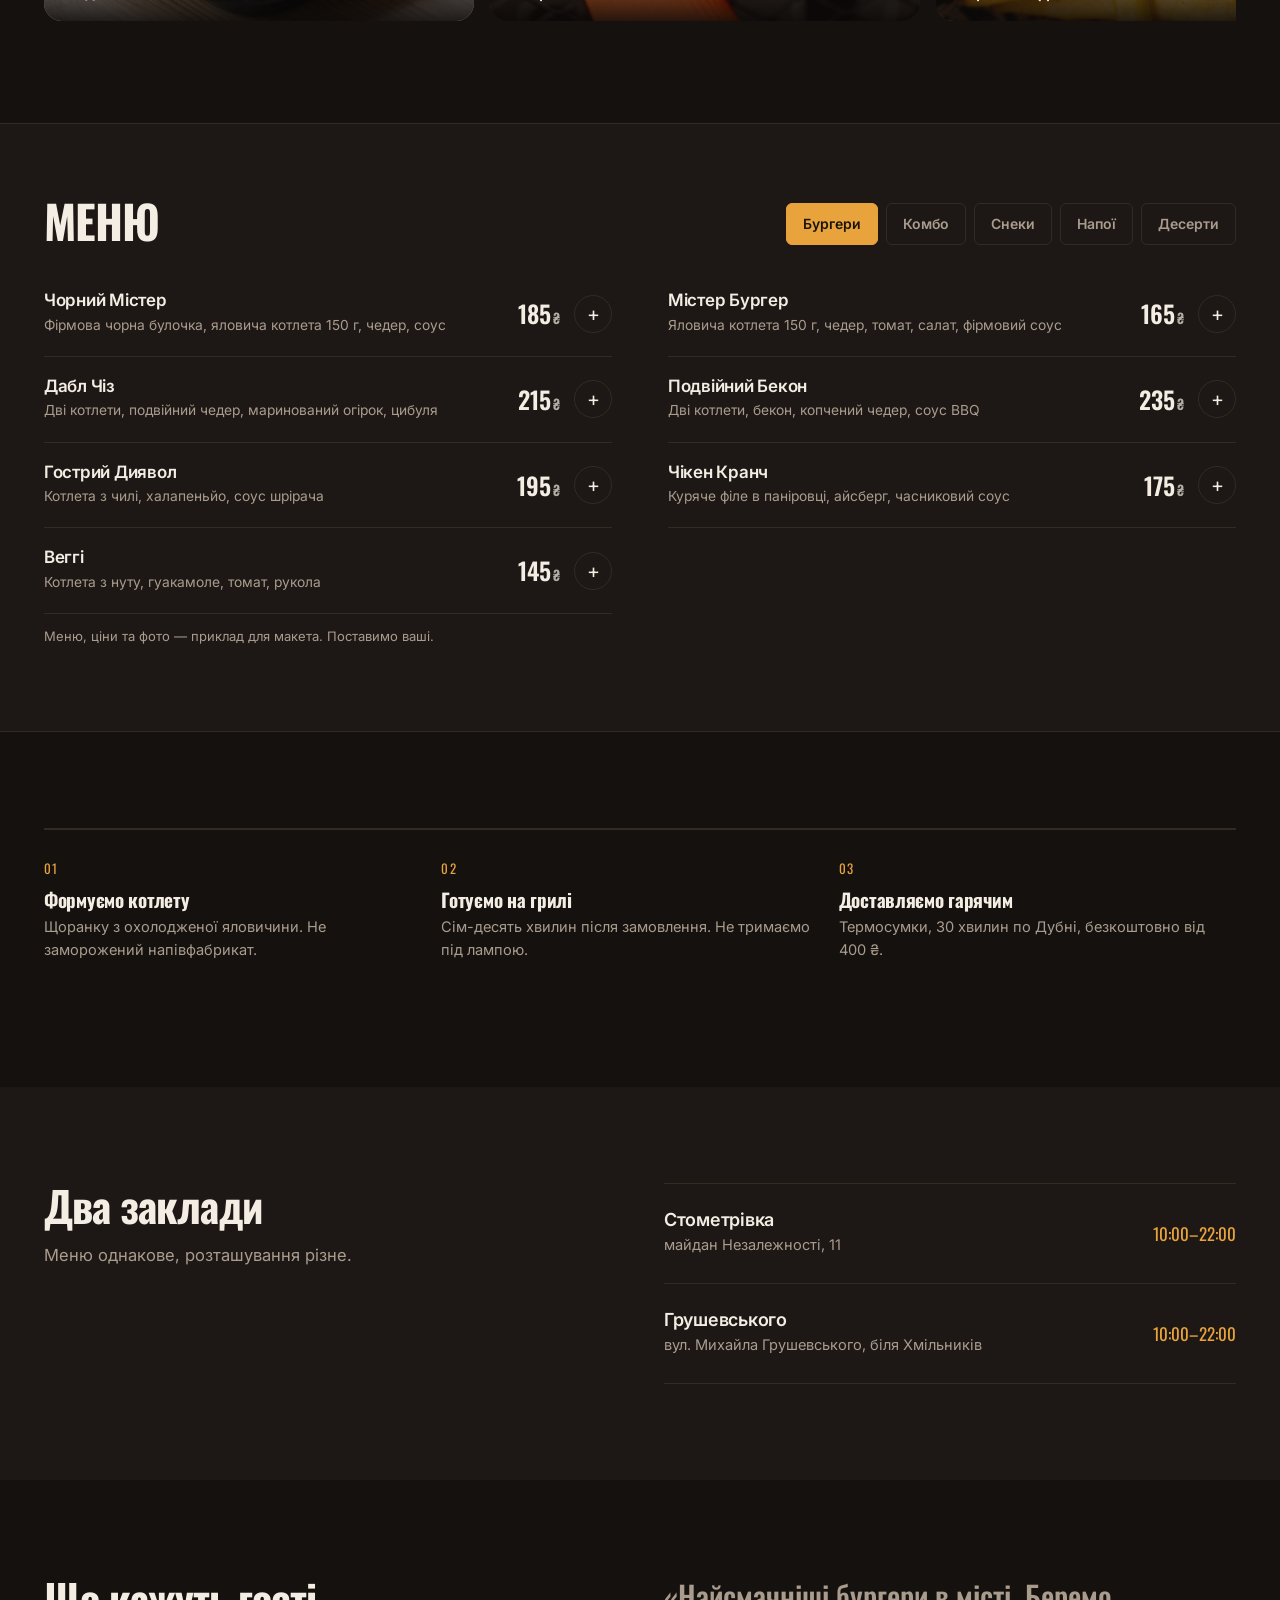
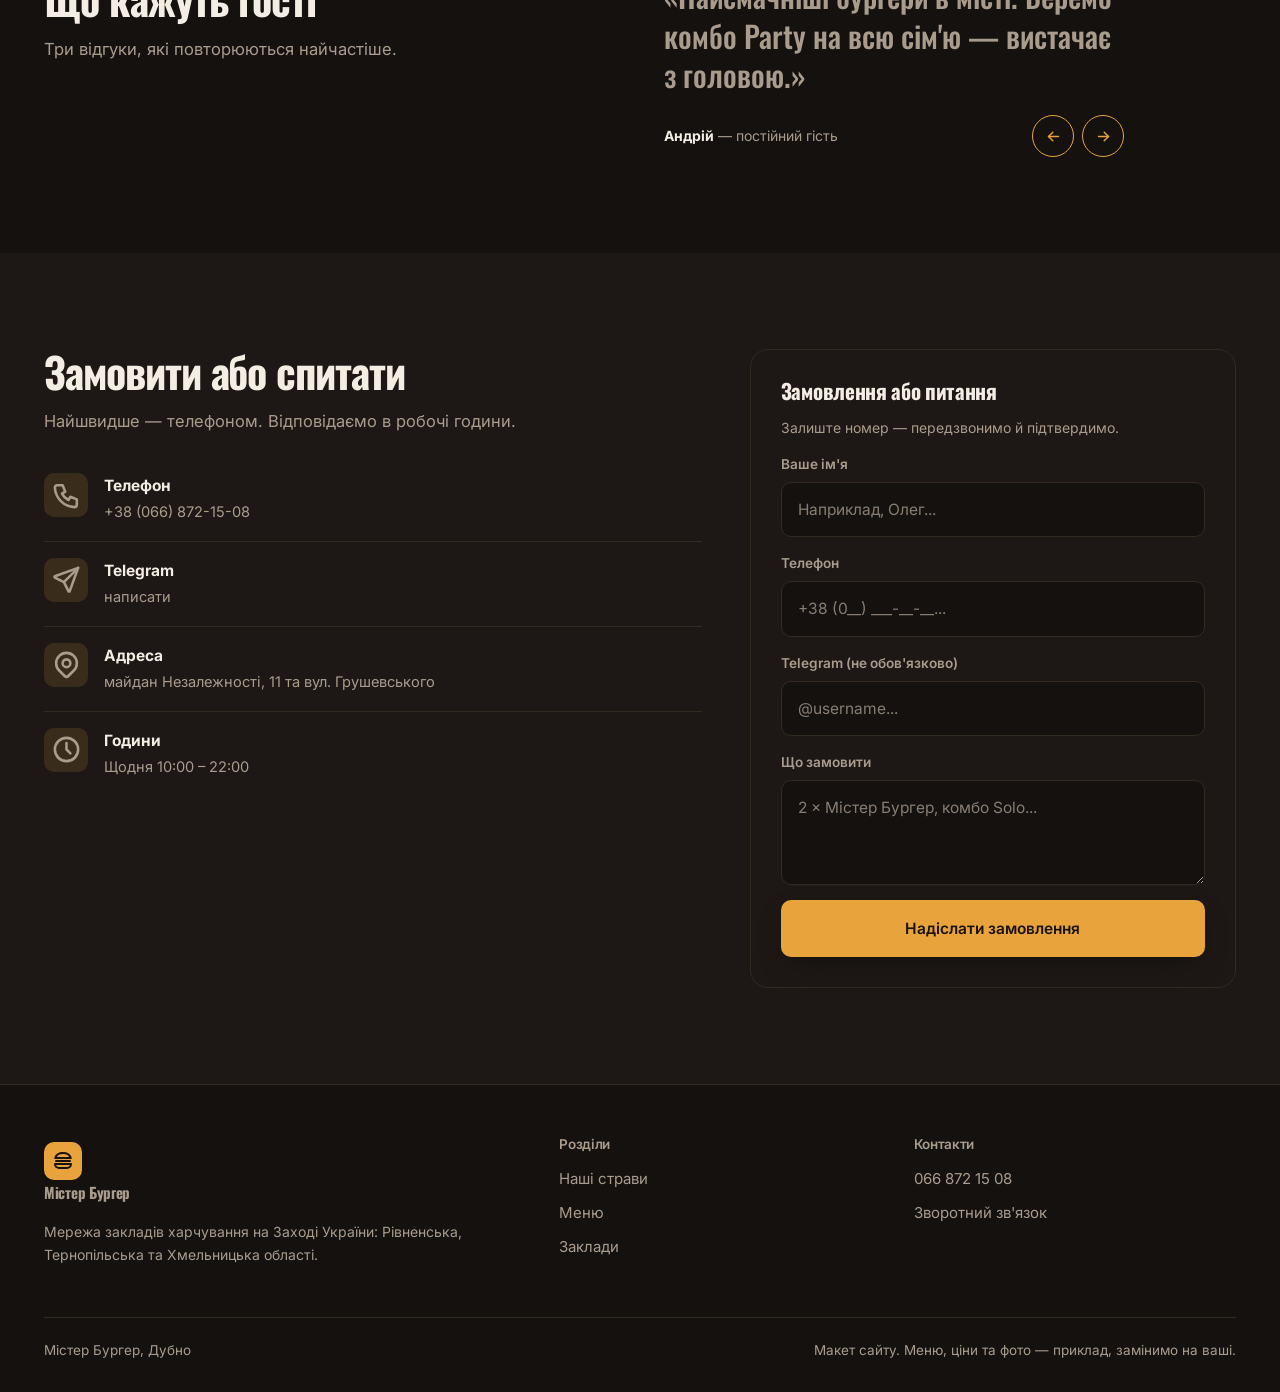
<file: works/mister-burger/index.html>
<!DOCTYPE html>
<html lang="uk" class="t-burger">
<head>
<meta charset="utf-8">
<meta name="viewport" content="width=device-width, initial-scale=1">
<title>Містер Бургер — Дубно | Меню, доставка, два заклади</title>
<meta name="description" content="Містер Бургер у Дубні: бургери на грилі, комбо, снеки та напої. Два заклади в місті, доставка за 30 хвилин.">
<meta property="og:type" content="website">
<meta property="og:title" content="Містер Бургер — Дубно">
<meta property="og:description" content="Бургери на грилі, комбо та напої. Два заклади в Дубні, доставка за 30 хвилин.">
<meta property="og:image" content="https://sas228q-maker.github.io/portfolio/works/assets/img/burger-hero.jpg">
<meta name="theme-color" content="#14110F">
<link rel="icon" href="data:image/svg+xml,%3Csvg%20xmlns='http://www.w3.org/2000/svg'%20viewBox='0%200%2064%2064'%3E%3Crect%20width='64'%20height='64'%20rx='14'%20fill='%23E8A33D'/%3E%3Ctext%20x='32'%20y='46'%20font-size='36'%20font-family='Arial'%20font-weight='bold'%20fill='%231A130A'%20text-anchor='middle'%3EM%3C/text%3E%3C/svg%3E">
<link rel="preconnect" href="https://fonts.googleapis.com">
<link rel="preconnect" href="https://fonts.gstatic.com" crossorigin>
<link href="https://fonts.googleapis.com/css2?family=Oswald:wght@500;600;700&family=Inter:wght@400;500;600&display=swap" rel="stylesheet">
<link rel="stylesheet" href="../assets/premium.css">
<link rel="stylesheet" href="../assets/craft.css">
<style>
  /* ============================================================
     БУРГЕРНАЯ. Основа — фотография, а не текст.
     Экран открывается кадром еды во всю ширину, заголовок лежит
     поверх снимка внизу. Ниже — перетаскиваемая фото-стрічка,
     которая и есть главный интерактив страницы.
     ============================================================ */

  .cover { position: relative; min-height: 100svh; display: grid; overflow: hidden;
    background: #0E0C0B; }
  .cover-img { position: absolute; inset: 0; width: 100%; height: 100%;
    object-fit: cover; object-position: 50% 42%; }
  .cover::after { content: ""; position: absolute; inset: 0;
    background: linear-gradient(180deg, rgba(14,12,11,.72) 0%, rgba(14,12,11,.18) 34%,
                rgba(14,12,11,.62) 70%, rgba(14,12,11,.96) 100%); }
  .cover-in { position: relative; z-index: 2; display: grid;
    grid-template-rows: auto 1fr auto; padding: 104px var(--gut) 26px;
    max-width: var(--w); margin: 0 auto; width: 100%; }

  .cover-top { display: flex; align-items: center; justify-content: space-between;
    gap: 18px; flex-wrap: wrap; }
  .cover-tag { display: inline-flex; align-items: center; gap: 10px; font-size: 12.5px;
    letter-spacing: .16em; text-transform: uppercase; color: #D8CFC2; }
  .cover-tag i { width: 25px; height: 2px; background: var(--accent); display: block; }

  .cover-bot { align-self: end; display: grid;
    grid-template-columns: minmax(0, 1fr) auto; gap: 26px; align-items: end; }
  .cover h1 {
    padding-top: .08em;
    font-family: "Oswald", sans-serif; font-weight: 700; text-transform: uppercase;
    font-size: clamp(46px, 9.4vw, 132px); line-height: .86; letter-spacing: -.015em;
    margin: 0 0 16px; max-width: 11ch;
  }
  /* Тень обязательна: на телефоне под текстом оказывается светлая часть
     фотографии, и без неё строка терялась. */
  .cover p { font-size: clamp(15px, 1.4vw, 18px); color: #DED6C9; max-width: 32ch;
    margin: 0 0 22px;
    text-shadow: 0 1px 2px rgba(0, 0, 0, .95), 0 3px 14px rgba(0, 0, 0, .85); }
  .cover h1 { text-shadow: 0 2px 4px rgba(0, 0, 0, .55), 0 8px 40px rgba(0, 0, 0, .6); }
  .cover-tag { text-shadow: 0 1px 3px rgba(0, 0, 0, .9); }
  .cover-cta { display: flex; align-items: center; gap: 16px; flex-wrap: wrap; }

  .cover-facts { display: grid; gap: 12px; text-align: right; }
  .cover-facts div { font-size: 13.5px; color: #C8BFB2; }
  .cover-facts b { display: block; font-family: "Oswald", sans-serif; font-size: 23px;
    font-weight: 600; color: var(--ink); font-variant-numeric: tabular-nums; }

  /* ---------- фото-стрічка: тянется мышью ---------- */
  .rail-sec { padding: 76px 0 84px; background: var(--bg); }
  .rail-head { display: flex; align-items: flex-end; justify-content: space-between;
    gap: 20px; flex-wrap: wrap; margin-bottom: 22px; }
  .rail-head h2 { margin: 0; font-family: "Oswald", sans-serif; text-transform: uppercase;
    font-size: clamp(26px, 3.6vw, 42px); }
  .rail-nav { display: flex; gap: 8px; }
  .rail-nav button { width: 42px; height: 42px; border-radius: 50%;
    border: 1px solid var(--rule); background: transparent; color: var(--ink);
    cursor: pointer; display: grid; place-items: center;
    transition: border-color 200ms, color 200ms, transform 200ms; }
  .rail-nav button:hover { border-color: var(--accent); color: var(--accent);
    transform: scale(1.06); }
  .rail-nav button:first-child svg { transform: rotate(180deg); }

  .rail {
    display: flex; gap: 16px; overflow-x: auto; scroll-behavior: auto;
    padding: 4px 0 18px; cursor: grab; scrollbar-width: none;
  }
  .rail::-webkit-scrollbar { display: none; }
  .rail.is-drag { cursor: grabbing; }
  .rail figure { flex: 0 0 auto; width: min(76vw, 430px); margin: 0;
    position: relative; border-radius: var(--r-lg);
    overflow: hidden; background: var(--surface); }
  .rail img { width: 100%; height: auto; aspect-ratio: 3 / 4; object-fit: cover; display: block;
    transition: transform 700ms cubic-bezier(.22,.61,.36,1); pointer-events: none; }
  .rail figure:hover img { transform: scale(1.045); }
  .rail figcaption { position: absolute; left: 0; right: 0; bottom: 0;
    padding: 46px 20px 16px; font-size: 14px; color: #EFE7DA;
    background: linear-gradient(transparent, rgba(10,8,7,.88)); }
  .rail figcaption b { display: block; font-weight: 600; font-size: 15.5px; }

  /* ---------- меню-борд ---------- */
  .board { background: var(--surface); border-top: 1px solid var(--rule);
    border-bottom: 1px solid var(--rule); padding: 72px 0 84px; }
  .board-head { display: flex; align-items: flex-end; justify-content: space-between;
    gap: 24px; flex-wrap: wrap; margin-bottom: 26px; }
  .board-head h2 { margin: 0; font-family: "Oswald", sans-serif; text-transform: uppercase;
    font-size: clamp(28px, 4vw, 46px); }
  .board-tabs { display: flex; gap: 8px; flex-wrap: wrap; }
  .board-tab { padding: 9px 16px; border-radius: 6px; border: 1px solid var(--rule);
    background: transparent; color: var(--ink-2); font-size: 14px; font-weight: 600;
    cursor: pointer; transition: color 200ms, border-color 200ms, background 200ms; }
  .board-tab:hover { color: var(--ink); border-color: var(--accent); }
  .board-tab.is-active { background: var(--accent); border-color: var(--accent); color: var(--accent-ink); }

  .board-panel { display: none; }
  .board-panel.is-active { display: grid; grid-template-columns: 1fr 1fr;
    column-gap: 56px; align-items: start; }
  .brow { display: grid; grid-template-columns: 1fr auto auto; gap: 14px;
    align-items: center; padding: 20px 0; border-bottom: 1px solid var(--rule);
    transition: background 200ms ease, padding-left 200ms ease; }
  .brow:hover { background: color-mix(in srgb, var(--accent) 6%, transparent); padding-left: 12px; }
  .brow h3 { margin: 0 0 4px; font-family: var(--font-body); font-size: 17px;
    font-weight: 600; }
  .brow p { margin: 0; font-size: 13.8px; color: var(--ink-2); max-width: 46ch; }
  .brow .price { font-family: "Oswald", sans-serif; font-size: 24px; font-weight: 600;
    white-space: nowrap; font-variant-numeric: tabular-nums; }
  .brow .price small { font-size: 14px; opacity: .7; margin-left: 2px; }
  .add { width: 38px; height: 38px; border-radius: 50%; border: 1px solid var(--rule);
    background: transparent; color: var(--ink); cursor: pointer; display: grid;
    place-items: center; font-size: 20px; line-height: 1;
    transition: background 200ms, color 200ms, border-color 200ms, transform 200ms; }
  .add:hover { border-color: var(--accent); color: var(--accent); transform: scale(1.06); }
  .add.is-added { background: var(--accent); border-color: var(--accent); color: var(--accent-ink); }

  /* ---------- лист замовлення ---------- */
  .sheet { position: fixed; left: 0; right: 0; bottom: 0; z-index: 88;
    background: var(--surface); border-top: 1px solid var(--rule);
    transform: translateY(110%); transition: transform 420ms cubic-bezier(.22,.61,.36,1);
    box-shadow: 0 -20px 50px -30px rgba(0,0,0,.9); }
  .sheet.is-on { transform: none; }
  .sheet-in { max-width: var(--w); margin: 0 auto; padding: 14px var(--gut);
    display: flex; align-items: center; gap: 18px; flex-wrap: wrap; }
  .sheet-list { list-style: none; margin: 0; padding: 0; display: flex; gap: 14px;
    flex-wrap: wrap; flex: 1; min-width: 0; }
  .sheet-list li { display: inline-flex; align-items: center; gap: 8px;
    font-size: 13.5px; color: var(--ink-2); }
  .sheet-list b { color: var(--ink); font-variant-numeric: tabular-nums; }
  .sheet-total { font-family: "Oswald", sans-serif; font-size: 22px; font-weight: 600;
    font-variant-numeric: tabular-nums; white-space: nowrap; }
  .sheet-x { border: 0; background: transparent; color: var(--ink-2); cursor: pointer;
    font-size: 16px; line-height: 1; padding: 0 2px; }
  .sheet-x:hover { color: var(--accent); }

  /* ---------- три кроки ---------- */
  .flow { display: grid; grid-template-columns: repeat(3, 1fr); }
  .flow > div { padding: 28px 26px 28px 0; border-top: 2px solid var(--rule);
    transition: border-color 300ms ease; }
  .flow > div:hover { border-top-color: var(--accent); }
  .flow .n { font-family: "Oswald", sans-serif; font-size: 13px; color: var(--accent);
    letter-spacing: .1em; margin-bottom: 10px; }
  .flow h3 { font-size: 19px; margin-bottom: 6px; }
  .flow p { margin: 0; font-size: 14.6px; }

  /* ---------- заклади ---------- */
  .place { display: grid; grid-template-columns: 1fr auto; gap: 20px; align-items: center;
    padding: 26px 0; border-bottom: 1px solid var(--rule); }
  .place:first-child { border-top: 1px solid var(--rule); }
  .place h3 { margin: 0 0 4px; font-family: var(--font-body); font-size: 18px; font-weight: 600; }
  .place p { margin: 0; font-size: 14.6px; color: var(--ink-2); }
  .place .hrs { font-family: "Oswald", sans-serif; font-size: 17px; color: var(--accent);
    white-space: nowrap; font-variant-numeric: tabular-nums; }

  /* ---------- відгук ---------- */
  .voice { max-width: 46ch; }
  .voice p { font-family: "Oswald", sans-serif; font-weight: 500;
    font-size: clamp(20px, 2.6vw, 30px); line-height: 1.32; margin: 0 0 20px; }
  .voice-meta { display: flex; align-items: center; justify-content: space-between;
    gap: 16px; flex-wrap: wrap; }
  .voice-who { font-size: 14px; color: var(--ink-2); }
  .voice-who b { color: var(--ink); }
  .voice-nav { display: flex; gap: 8px; }
  /* стрілки відгуків — акцентні: це єдиний спосіб перемкнути відгук */
  .voice-nav button { width: 42px; height: 42px; border-radius: 50%;
    border: 1.5px solid var(--accent); background: transparent; color: var(--accent);
    cursor: pointer; display: grid; place-items: center;
    transition: background 200ms ease, color 200ms ease,
                transform 200ms cubic-bezier(.22,.61,.36,1); }
  .voice-nav button:hover { background: var(--accent); color: var(--accent-ink);
    transform: scale(1.06); }
  .voice-nav button:first-child svg { transform: rotate(180deg); }

  @media (max-width: 980px) {
    .cover-bot { grid-template-columns: 1fr; }
    .cover-facts { text-align: left; grid-template-columns: repeat(3, auto);
      justify-content: start; gap: 22px; }
    .board-panel.is-active { grid-template-columns: 1fr; column-gap: 0; }
    .flow { grid-template-columns: 1fr; }
    .flow > div { padding: 20px 0; }
  }
  @media (max-width: 980px) {
    /* на узком экране текст стоит ниже и попадает на светлую часть фото.
       Затемняем низ и даём мягкий ореол вокруг самого текстового блока —
       без чётких краёв, чтобы не выглядело плашкой. */
    .cover::after {
      background: linear-gradient(180deg, rgba(14,12,11,.78) 0%, rgba(14,12,11,.30) 30%,
                  rgba(14,12,11,.80) 62%, rgba(14,12,11,.98) 100%);
    }
    .cover-bot > div:first-child { position: relative; }
    .cover-bot > div:first-child::before {
      content: ""; position: absolute; inset: -28px -20px -24px -20px; z-index: -1;
      pointer-events: none;
      background: radial-gradient(118% 104% at 16% 56%,
        rgba(12,10,9,.90) 0%, rgba(12,10,9,.70) 42%,
        rgba(12,10,9,.28) 66%, rgba(12,10,9,0) 80%);
    }
  }
  @media (max-width: 620px) {
    .cover-in { padding-top: 92px; }
    .cover h1 { font-size: clamp(38px, 13vw, 56px); line-height: .96; }
    .cover-facts { grid-template-columns: repeat(2, auto); }
    .rail figure { width: 84vw; }
    .place { grid-template-columns: 1fr; gap: 6px; }
    .sheet-list { width: 100%; order: 3; }
  }
</style>
</head>
<body>

<header class="hdr">
  <div class="wrap hdr-in">
    <a class="logo" href="#top">
      <span class="logo-mark"><svg class="ic" aria-hidden="true"><use href="#i-burger"></use></svg></span>
      Містер Бургер
    </a>
    <nav class="menu" aria-label="Основна навігація">
      <a href="#gallery">Наші страви</a>
      <a href="#menu">Меню</a>
      <a href="#places">Заклади</a>
      <a href="#contact">Контакти</a>
    </nav>
    <div class="hdr-side">
      <a class="hdr-tel" href="tel:+380668721508">
        <svg class="ic ic--sm anim-ic" data-anim="ring" aria-hidden="true"><use href="#i-phone"></use></svg>
        066 872 15 08
      </a>
      <a class="btn btn--line btn--sm" href="#menu">Меню</a>
    </div>
    <button class="burger" type="button" aria-label="Відкрити навігацію" aria-expanded="false"><i></i></button>
  </div>
</header>

<main id="top">

  <!-- ОБКЛАДКА: фотографія веде, текст лежить на ній -->
  <section class="cover">
    <img class="cover-img" src="../assets/img/burger-hero.jpg" width="1600" height="1177"
         alt="Бургер на грилі з сиром і салатом поруч із кошиком картоплі фрі" fetchpriority="high">
    <div class="cover-in">
      <div class="cover-top">
        <span class="cover-tag"><i></i> Дубно, два заклади</span>
      </div>

      <div></div>

      <div class="cover-bot">
        <div>
          <h1 data-reveal-text>Смак<br>вулиці</h1>
          <p>Котлети формуємо щоранку, булочки привозять свіжими, готуємо після замовлення.</p>
          <div class="cover-cta">
            <a class="btn btn--hero" data-magnetic href="#menu">
              <svg class="ic" aria-hidden="true"><use href="#i-burger"></use></svg> Замовити
            </a>
            <a class="link-quiet" href="#gallery">
              Подивитись страви
              <svg class="ic ic--sm" aria-hidden="true"><use href="#i-arrowRight"></use></svg>
            </a>
          </div>
        </div>
        <div class="cover-facts">
          <div>доставка<b>30 хв</b></div>
          <div>від 400 ₴<b>безкоштовно</b></div>
          <div>щодня<b>10–22</b></div>
        </div>
      </div>
    </div>
  </section>

  <!-- ФОТО-СТРІЧКА -->
  <section class="rail-sec" id="gallery">
    <div class="wrap">
      <div class="rail-head">
        <h2>Так це виглядає</h2>
        <div class="rail-nav">
          <button type="button" data-rail-prev aria-label="Попередні фото">
            <svg class="ic ic--sm" aria-hidden="true"><use href="#i-arrowRight"></use></svg>
          </button>
          <button type="button" data-rail-next aria-label="Наступні фото">
            <svg class="ic ic--sm" aria-hidden="true"><use href="#i-arrowRight"></use></svg>
          </button>
        </div>
      </div>
      <div class="rail" data-rail tabindex="0" role="region" aria-label="Фотографії страв, прокручується">
        <figure>
          <img src="../assets/img/rail-1.jpg" width="900" height="1200" loading="lazy"
               alt="Подача">
          <figcaption><b>Подача</b></figcaption>
        </figure>
        <figure>
          <img src="../assets/img/rail-2.jpg" width="900" height="1200" loading="lazy"
               alt="Бургер у руках">
          <figcaption><b>Сборка замовлення</b></figcaption>
        </figure>
        <figure>
          <img src="../assets/img/rail-3.jpg" width="900" height="1200" loading="lazy"
               alt="Картопля фрі">
          <figcaption><b>Картопля фрі</b></figcaption>
        </figure>
        <figure>
          <img src="../assets/img/rail-4.jpg" width="900" height="1200" loading="lazy"
               alt="Зала">
          <figcaption><b>Зала</b></figcaption>
        </figure>
        <figure>
          <img src="../assets/img/rail-5.jpg" width="900" height="1200" loading="lazy"
               alt="Інтер'єр">
          <figcaption><b>Інтер'єр</b></figcaption>
        </figure>
      </div>
    </div>
  </section>

  <!-- МЕНЮ-БОРД -->
  <section class="board" id="menu">
    <div class="wrap" data-tabs data-order>
      <div class="board-head">
        <h2>Меню</h2>
        <div class="board-tabs" role="tablist" aria-label="Категорії меню">
          <button class="board-tab is-active" role="tab" aria-selected="true" data-tab="b" type="button">Бургери</button>
          <button class="board-tab" role="tab" aria-selected="false" data-tab="c" type="button">Комбо</button>
          <button class="board-tab" role="tab" aria-selected="false" data-tab="s" type="button">Снеки</button>
          <button class="board-tab" role="tab" aria-selected="false" data-tab="n" type="button">Напої</button>
          <button class="board-tab" role="tab" aria-selected="false" data-tab="d" type="button">Десерти</button>
        </div>
      </div>

      <div class="board-list">
        <div class="board-panel is-active" data-panel="b" role="tabpanel">
          <div class="brow">
            <div><h3>Чорний Містер</h3><p>Фірмова чорна булочка, яловича котлета 150 г, чедер, соус</p></div>
            <div class="price">185<small>₴</small></div>
            <button class="add" type="button" data-add="Чорний Містер" data-price="185" aria-label="Додати Чорний Містер">+</button>
          </div>
          <div class="brow">
            <div><h3>Містер Бургер</h3><p>Яловича котлета 150 г, чедер, томат, салат, фірмовий соус</p></div>
            <div class="price">165<small>₴</small></div>
            <button class="add" type="button" data-add="Містер Бургер" data-price="165" aria-label="Додати Містер Бургер">+</button>
          </div>
          <div class="brow">
            <div><h3>Дабл Чіз</h3><p>Дві котлети, подвійний чедер, маринований огірок, цибуля</p></div>
            <div class="price">215<small>₴</small></div>
            <button class="add" type="button" data-add="Дабл Чіз" data-price="215" aria-label="Додати Дабл Чіз">+</button>
          </div>
          <div class="brow">
            <div><h3>Подвійний Бекон</h3><p>Дві котлети, бекон, копчений чедер, соус BBQ</p></div>
            <div class="price">235<small>₴</small></div>
            <button class="add" type="button" data-add="Подвійний Бекон" data-price="235" aria-label="Додати Подвійний Бекон">+</button>
          </div>
          <div class="brow">
            <div><h3>Гострий Диявол</h3><p>Котлета з чилі, халапеньйо, соус шрірача</p></div>
            <div class="price">195<small>₴</small></div>
            <button class="add" type="button" data-add="Гострий Диявол" data-price="195" aria-label="Додати Гострий Диявол">+</button>
          </div>
          <div class="brow">
            <div><h3>Чікен Кранч</h3><p>Куряче філе в паніровці, айсберг, часниковий соус</p></div>
            <div class="price">175<small>₴</small></div>
            <button class="add" type="button" data-add="Чікен Кранч" data-price="175" aria-label="Додати Чікен Кранч">+</button>
          </div>
          <div class="brow">
            <div><h3>Веггі</h3><p>Котлета з нуту, гуакамоле, томат, рукола</p></div>
            <div class="price">145<small>₴</small></div>
            <button class="add" type="button" data-add="Веггі" data-price="145" aria-label="Додати Веггі">+</button>
          </div>
        </div>

        <div class="board-panel" data-panel="c" role="tabpanel" hidden>
          <div class="brow">
            <div><h3>Комбо Solo</h3><p>Бургер, картопля фрі, напій 0,5 л</p></div>
            <div class="price">205<small>₴</small></div>
            <button class="add" type="button" data-add="Комбо Solo" data-price="205" aria-label="Додати Комбо Solo">+</button>
          </div>
          <div class="brow">
            <div><h3>Комбо Duo</h3><p>Два бургери, дві картоплі, два напої, соус</p></div>
            <div class="price">385<small>₴</small></div>
            <button class="add" type="button" data-add="Комбо Duo" data-price="385" aria-label="Додати Комбо Duo">+</button>
          </div>
          <div class="brow">
            <div><h3>Комбо Party</h3><p>Чотири бургери, велика картопля, чотири напої, снеки</p></div>
            <div class="price">720<small>₴</small></div>
            <button class="add" type="button" data-add="Комбо Party" data-price="720" aria-label="Додати Комбо Party">+</button>
          </div>
          <div class="brow">
            <div><h3>Комбо Сніданок</h3><p>Бургер з яйцем, кава, круасан</p></div>
            <div class="price">175<small>₴</small></div>
            <button class="add" type="button" data-add="Комбо Сніданок" data-price="175" aria-label="Додати Комбо Сніданок">+</button>
          </div>
          <div class="brow">
            <div><h3>Комбо Дитяче</h3><p>Міні-бургер, нагетси, сік, іграшка</p></div>
            <div class="price">155<small>₴</small></div>
            <button class="add" type="button" data-add="Комбо Дитяче" data-price="155" aria-label="Додати Комбо Дитяче">+</button>
          </div>
        </div>

        <div class="board-panel" data-panel="s" role="tabpanel" hidden>
          <div class="brow">
            <div><h3>Картопля фрі</h3><p>Хрустка, з морською сіллю</p></div>
            <div class="price">65<small>₴</small></div>
            <button class="add" type="button" data-add="Картопля фрі" data-price="65" aria-label="Додати Картопля фрі">+</button>
          </div>
          <div class="brow">
            <div><h3>Картопля по-селянськи</h3><p>Часточки з паприкою та розмарином</p></div>
            <div class="price">75<small>₴</small></div>
            <button class="add" type="button" data-add="Картопля по-селянськи" data-price="75" aria-label="Додати Картопля по-селянськи">+</button>
          </div>
          <div class="brow">
            <div><h3>Крильця BBQ</h3><p>Шість штук у соусі барбекю</p></div>
            <div class="price">155<small>₴</small></div>
            <button class="add" type="button" data-add="Крильця BBQ" data-price="155" aria-label="Додати Крильця BBQ">+</button>
          </div>
          <div class="brow">
            <div><h3>Цибулеві кільця</h3><p>Вісім штук, соус ранч</p></div>
            <div class="price">85<small>₴</small></div>
            <button class="add" type="button" data-add="Цибулеві кільця" data-price="85" aria-label="Додати Цибулеві кільця">+</button>
          </div>
          <div class="brow">
            <div><h3>Нагетси</h3><p>Дев'ять штук, два соуси</p></div>
            <div class="price">125<small>₴</small></div>
            <button class="add" type="button" data-add="Нагетси" data-price="125" aria-label="Додати Нагетси">+</button>
          </div>
          <div class="brow">
            <div><h3>Сирні кульки</h3><p>Шість штук, часниковий соус</p></div>
            <div class="price">95<small>₴</small></div>
            <button class="add" type="button" data-add="Сирні кульки" data-price="95" aria-label="Додати Сирні кульки">+</button>
          </div>
          <div class="brow">
            <div><h3>Салат Цезар</h3><p>Курка, пармезан, сухарики</p></div>
            <div class="price">145<small>₴</small></div>
            <button class="add" type="button" data-add="Салат Цезар" data-price="145" aria-label="Додати Салат Цезар">+</button>
          </div>
        </div>

        <div class="board-panel" data-panel="n" role="tabpanel" hidden>
          <div class="brow">
            <div><h3>Кола, лемонад</h3><p>0,5 л, охолоджені</p></div>
            <div class="price">45<small>₴</small></div>
            <button class="add" type="button" data-add="Кола" data-price="45" aria-label="Додати Кола">+</button>
          </div>
          <div class="brow">
            <div><h3>Домашній лимонад</h3><p>М'ята, лайм, апельсин</p></div>
            <div class="price">65<small>₴</small></div>
            <button class="add" type="button" data-add="Домашній лимонад" data-price="65" aria-label="Додати Домашній лимонад">+</button>
          </div>
          <div class="brow">
            <div><h3>Кава з собою</h3><p>Американо, капучино, лате</p></div>
            <div class="price">55<small>₴</small></div>
            <button class="add" type="button" data-add="Кава" data-price="55" aria-label="Додати Кава">+</button>
          </div>
          <div class="brow">
            <div><h3>Чай</h3><p>Чорний, зелений, фруктовий</p></div>
            <div class="price">40<small>₴</small></div>
            <button class="add" type="button" data-add="Чай" data-price="40" aria-label="Додати Чай">+</button>
          </div>
          <div class="brow">
            <div><h3>Молочний коктейль</h3><p>Ваніль, шоколад або полуниця</p></div>
            <div class="price">85<small>₴</small></div>
            <button class="add" type="button" data-add="Коктейль" data-price="85" aria-label="Додати Коктейль">+</button>
          </div>
          <div class="brow">
            <div><h3>Вода</h3><p>0,5 л, негазована або газована</p></div>
            <div class="price">30<small>₴</small></div>
            <button class="add" type="button" data-add="Вода" data-price="30" aria-label="Додати Вода">+</button>
          </div>
        </div>

        <div class="board-panel" data-panel="d" role="tabpanel" hidden>
          <div class="brow">
            <div><h3>Чізкейк</h3><p>Класичний або з ягодами</p></div>
            <div class="price">95<small>₴</small></div>
            <button class="add" type="button" data-add="Чізкейк" data-price="95" aria-label="Додати Чізкейк">+</button>
          </div>
          <div class="brow">
            <div><h3>Брауні</h3><p>Теплий, з морозивом</p></div>
            <div class="price">85<small>₴</small></div>
            <button class="add" type="button" data-add="Брауні" data-price="85" aria-label="Додати Брауні">+</button>
          </div>
          <div class="brow">
            <div><h3>Морозиво</h3><p>Три кульки на вибір</p></div>
            <div class="price">55<small>₴</small></div>
            <button class="add" type="button" data-add="Морозиво" data-price="55" aria-label="Додати Морозиво">+</button>
          </div>
        </div>
      </div>
      <p class="formnote">Меню, ціни та фото — приклад для макета. Поставимо ваші.</p>
    </div>
  </section>

  <!-- ТРИ КРОКИ -->
  <section class="band" id="flow">
    <div class="wrap">
      <div class="flow rv">
        <div>
          <div class="n">01</div>
          <h3>Формуємо котлету</h3>
          <p>Щоранку з охолодженої яловичини. Не заморожений напівфабрикат.</p>
        </div>
        <div>
          <div class="n">02</div>
          <h3>Готуємо на грилі</h3>
          <p>Сім-десять хвилин після замовлення. Не тримаємо під лампою.</p>
        </div>
        <div>
          <div class="n">03</div>
          <h3>Доставляємо гарячим</h3>
          <p>Термосумки, 30 хвилин по Дубні, безкоштовно від 400 ₴.</p>
        </div>
      </div>
    </div>
  </section>

  <!-- ЗАКЛАДИ -->
  <section class="band band-alt" id="places">
    <div class="wrap split">
      <div class="rv">
        <h2>Два заклади</h2>
        <p class="lead">Меню однакове, розташування різне.</p>
      </div>
      <div class="rv">
        <div class="place">
          <div><h3>Стометрівка</h3><p>майдан Незалежності, 11</p></div>
          <span class="hrs">10:00–22:00</span>
        </div>
        <div class="place">
          <div><h3>Грушевського</h3><p>вул. Михайла Грушевського, біля Хмільників</p></div>
          <span class="hrs">10:00–22:00</span>
        </div>
      </div>
    </div>
  </section>

  <!-- ВІДГУК -->
  <section class="band">
    <div class="wrap split">
      <div class="rv">
        <h2>Що кажуть гості</h2>
        <p class="lead">Три відгуки, які повторюються найчастіше.</p>
      </div>
      <div class="rv">
        <div class="voice" data-voice>
          <p data-voice-text>«Найсмачніші бургери в місті. Беремо комбо Party на всю сім'ю — вистачає з головою.»</p>
          <div class="voice-meta">
            <div class="voice-who" data-voice-who><b>Андрій</b> — постійний гість</div>
            <div class="voice-nav">
              <button type="button" data-voice-prev aria-label="Попередній відгук">
                <svg class="ic ic--sm" aria-hidden="true"><use href="#i-arrowRight"></use></svg>
              </button>
              <button type="button" data-voice-next aria-label="Наступний відгук">
                <svg class="ic ic--sm" aria-hidden="true"><use href="#i-arrowRight"></use></svg>
              </button>
            </div>
          </div>
        </div>
      </div>
    </div>
  </section>

  <!-- КОНТАКТИ -->
  <section class="band band-alt" id="contact">
    <div class="wrap split split--wide">
      <div class="rv">
        <h2>Замовити або спитати</h2>
        <p>Найшвидше — телефоном. Відповідаємо в робочі години.</p>
        <div style="margin-top:22px">
          <div class="crow">
            <span class="icon-box icon-box--sm"><svg class="ic anim-ic" data-anim="ring" aria-hidden="true"><use href="#i-phone"></use></svg></span>
            <div><b>Телефон</b><span><a href="tel:+380668721508">+38 (066) 872-15-08</a></span></div>
          </div>
          <div class="crow">
            <span class="icon-box icon-box--sm"><svg class="ic anim-ic" data-anim="fly" aria-hidden="true"><use href="#i-send"></use></svg></span>
            <div><b>Telegram</b><span><a href="https://t.me/Sanik9991" target="_blank" rel="noopener">написати</a></span></div>
          </div>
          <div class="crow">
            <span class="icon-box icon-box--sm"><svg class="ic anim-ic" data-anim="hop" aria-hidden="true"><use href="#i-pin"></use></svg></span>
            <div><b>Адреса</b><span>майдан Незалежності, 11 та вул. Грушевського</span></div>
          </div>
          <div class="crow" style="border:0">
            <span class="icon-box icon-box--sm"><svg class="ic anim-ic" data-anim="flip" aria-hidden="true"><use href="#i-clock"></use></svg></span>
            <div><b>Години</b><span>Щодня 10:00 – 22:00</span></div>
          </div>
        </div>
      </div>

      <form class="panel rv" data-form novalidate>
        <h3>Замовлення або питання</h3>
        <p class="small">Залиште номер — передзвонимо й підтвердимо.</p>
        <div class="field">
          <label for="mb-name">Ваше ім'я</label>
          <input class="inp" id="mb-name" name="name" type="text" autocomplete="name" placeholder="Наприклад, Олег...">
        </div>
        <div class="field">
          <label for="mb-phone">Телефон</label>
          <input class="inp" id="mb-phone" name="phone" type="tel" inputmode="tel" autocomplete="tel" required placeholder="+38 (0__) ___-__-__...">
        </div>
        <div class="field">
          <label for="mb-tg">Telegram (не обов'язково)</label>
          <input class="inp" id="mb-tg" name="telegram" type="text" placeholder="@username..." spellcheck="false" autocomplete="off">
        </div>
        <div class="field">
          <label for="mb-msg">Що замовити</label>
          <textarea class="inp" id="mb-msg" name="message" rows="3" placeholder="2 × Містер Бургер, комбо Solo..."></textarea>
        </div>
        <button class="btn btn--block" type="submit">Надіслати замовлення</button>
        <div class="status" role="status"></div>
      </form>
    </div>
  </section>
</main>

<footer class="ftr">
  <div class="wrap">
    <div class="ftr-grid">
      <div>
        <a class="logo" href="#top" style="margin-bottom:12px">
          <span class="logo-mark"><svg class="ic" aria-hidden="true"><use href="#i-burger"></use></svg></span>
          Містер Бургер
        </a>
        <p class="small measure">Мережа закладів харчування на Заході України: Рівненська,
        Тернопільська та Хмельницька області.</p>
      </div>
      <div>
        <h4>Розділи</h4>
        <a href="#gallery">Наші страви</a><a href="#menu">Меню</a><a href="#places">Заклади</a>
      </div>
      <div>
        <h4>Контакти</h4>
        <a href="tel:+380668721508">066 872 15 08</a>
        <a href="#contact">Зворотний зв'язок</a>
      </div>
    </div>
    <div class="ftr-bot">
      <span>Містер Бургер, Дубно</span>
      <span>Макет сайту. Меню, ціни та фото — приклад, замінимо на ваші.</span>
    </div>
  </div>
</footer>

<div class="sheet" data-order-bar aria-live="polite">
  <div class="sheet-in">
    <span class="small">У замовленні <b data-order-qty>0</b></span>
    <ul class="sheet-list" data-order-list></ul>
    <span class="sheet-total" data-order-sum>0 ₴</span>
    <a class="btn btn--sm" href="#contact">Оформити</a>
  </div>
</div>

<button class="up" type="button" aria-label="Догори"><svg class="ic" aria-hidden="true"><use href="#i-arrowUp"></use></svg></button>

<script>
/* Фото-стрічка: тягнеться мишею і пальцем, стрілки прокручують на крок. */
(function () {
  var rail = document.querySelector("[data-rail]");
  if (!rail) return;
  var down = false, startX = 0, startScroll = 0, moved = 0;

  rail.addEventListener("pointerdown", function (e) {
    down = true; moved = 0;
    startX = e.clientX; startScroll = rail.scrollLeft;
    rail.classList.add("is-drag");
    if (rail.setPointerCapture) rail.setPointerCapture(e.pointerId);
  });
  rail.addEventListener("pointermove", function (e) {
    if (!down) return;
    var dx = e.clientX - startX;
    moved = Math.abs(dx);
    rail.scrollLeft = startScroll - dx;
  });
  function stop() { down = false; rail.classList.remove("is-drag"); }
  rail.addEventListener("pointerup", stop);
  rail.addEventListener("pointercancel", stop);
  rail.addEventListener("pointerleave", stop);
  rail.addEventListener("click", function (e) { if (moved > 8) e.preventDefault(); }, true);

  function step(dir) {
    var fig = rail.querySelector("figure");
    var w = fig ? fig.getBoundingClientRect().width + 16 : 320;
    rail.scrollBy({ left: dir * w, behavior: "smooth" });
  }
  var prev = document.querySelector("[data-rail-prev]");
  var next = document.querySelector("[data-rail-next]");
  if (prev) prev.addEventListener("click", function () { step(-1); });
  if (next) next.addEventListener("click", function () { step(1); });

  rail.addEventListener("keydown", function (e) {
    if (e.key === "ArrowRight") { step(1); e.preventDefault(); }
    if (e.key === "ArrowLeft") { step(-1); e.preventDefault(); }
  });
})();

/* Відгуки: один великий відгук із перемиканням. */
(function () {
  var REVIEWS = [
    ["«Найсмачніші бургери в місті. Беремо комбо Party на всю сім'ю — вистачає з головою.»", "Андрій", "постійний гість"],
    ["«Замовляли доставку — привезли за 25 хвилин, усе гаряче. Картопля справді хрустка.»", "Марія", "доставка"],
    ["«Гострий Диявол — те, що я шукав. Нарешті є де поїсти по-справжньому гострого.»", "Влад", "«Гострий Диявол»"]
  ];
  var box = document.querySelector("[data-voice]");
  if (!box) return;
  var txt = box.querySelector("[data-voice-text]");
  var who = box.querySelector("[data-voice-who]");
  var i = 0;
  txt.style.transition = "opacity 180ms ease";
  function render() {
    var r = REVIEWS[i];
    txt.style.opacity = 0;
    setTimeout(function () {
      txt.textContent = r[0];
      who.innerHTML = "<b>" + r[1] + "</b> — " + r[2];
      txt.style.opacity = 1;
    }, 180);
  }
  box.querySelector("[data-voice-next]").addEventListener("click", function () {
    i = (i + 1) % REVIEWS.length; render();
  });
  box.querySelector("[data-voice-prev]").addEventListener("click", function () {
    i = (i - 1 + REVIEWS.length) % REVIEWS.length; render();
  });
})();
</script>

<script src="../assets/lead-config.js"></script>
<script src="../assets/sprite.js"></script>
<script src="../assets/craft.js"></script>
<script src="../assets/site.js"></script>
</body>
</html>
</file>
<file: works/assets/premium.css>
/* ==========================================================================
   Дизайн-система для сайтов SiteHunter.
   Стандарт: frontend-design (anti-slop) + impeccable (craft floor)
             + web-design-guidelines (Vercel).
   Запрещено и НЕ используется: градиентный текст, плашки-eyebrow над
   заголовками, средние точки, стрелки на кнопках, декоративный blur,
   вложенные карточки, цветные односторонние полосы, эмодзи вместо иконок,
   строки «гигантское число + мелкая подпись».
   ========================================================================== */

/* --------------------------------------------------------------------------
   1. ТОКЕНЫ. Палитры подобраны под каждую нишу и намеренно НЕ совпадают с
   шаблонными ИИ-наборами (кремовый+терракота, чёрный+кислотный лайм).
   -------------------------------------------------------------------------- */
:root {
  /* нейтральная база (переопределяется темой) */
  --bg: #101318;
  --surface: #171B22;
  --surface-2: #1E232C;
  --rule: #2A303A;              /* тонкие линии-разделители */
  --ink: #EAEDF2;
  --ink-2: #9AA5B4;             /* вторичный текст */
  --accent: #D8C7A8;
  --accent-ink: #14171C;
  --accent-soft: rgba(216, 199, 168, .14);
  --ok: #3E9B6B;
  --focus: #D8C7A8;

  --w: 1240px;
  --gut: 24px;
  --r: 10px;                    /* базовый радиус: один на всю систему */
  --r-lg: 18px;

  --shadow: 0 10px 30px -12px rgba(0, 0, 0, .55);
  --shadow-lift: 0 18px 44px -20px rgba(0, 0, 0, .6);

  --t-fast: 160ms cubic-bezier(.22, .61, .36, 1);
  --t-mid: 320ms cubic-bezier(.22, .61, .36, 1);

  --font-body: "Inter", -apple-system, BlinkMacSystemFont, "Segoe UI", Roboto, Arial, sans-serif;
  --font-display: "Manrope", "Inter", sans-serif;
}

/* --- палитры сайтов: 6 осмысленных значений на каждый --- */
/* Містер Бургер: обугленное дерево, бумага, поджаристая булочка */
.t-burger {
  --bg: #14110F; --surface: #1D1815; --surface-2: #262019; --rule: #332A22;
  --ink: #F4EDE3; --ink-2: #A99C8D; --accent: #E8A33D; --accent-ink: #1A130A;
  --accent-soft: rgba(232, 163, 61, .14); --focus: #E8A33D;
  --font-display: "Oswald", "Inter", sans-serif;
}
/* Anna Vi beauty: холодный фарфор, чернила, слива */
.t-beauty {
  --bg: #F7F5F7; --surface: #FFFFFF; --surface-2: #EFEBEF; --rule: #DFD8DE;
  --ink: #221E24; --ink-2: #6E6772; --accent: #7C4A5E; --accent-ink: #FFFFFF;
  --accent-soft: rgba(124, 74, 94, .1); --focus: #7C4A5E;
  --shadow: 0 10px 30px -14px rgba(52, 34, 44, .16);
  --shadow-lift: 0 18px 44px -22px rgba(52, 34, 44, .2);
  --font-display: "Cormorant Garamond", Georgia, serif;
}
/* Аватар: графит, сталь, бирюза */
.t-avatar {
  --bg: #12161A; --surface: #1A2026; --surface-2: #222932; --rule: #2C353F;
  --ink: #E9EDF0; --ink-2: #93A0AA; --accent: #35B7BE; --accent-ink: #04222A;
  --accent-soft: rgba(53, 183, 190, .14); --focus: #35B7BE;
  --font-display: "Rubik", "Inter", sans-serif;
}
/* Стоматологія Мелан: клинический холодный белый, доверие */
.t-dental {
  /* Лазурный подтон вместо нейтрально-серого: стоматология = чистота и блеск.
     Оттенок очень бледный, чтобы не превращаться в «синий акцент». */
  --bg: #F2F8FC; --surface: #FFFFFF; --surface-2: #E6F2F9; --rule: #D8E7F0;
  --ink: #14212B; --ink-2: #5F7280; --accent: #1C6E8C; --accent-ink: #FFFFFF;
  --accent-soft: rgba(28, 110, 140, .1); --focus: #1C6E8C;
  --shadow: 0 10px 30px -14px rgba(20, 33, 43, .14);
  --shadow-lift: 0 18px 44px -22px rgba(20, 33, 43, .18);
  --font-display: "Spectral", Georgia, serif;
}
/* Портфолио: графит и песок */
.t-portfolio {
  --bg: #111318; --surface: #171A21; --surface-2: #1F232B; --rule: #2A2F39;
  --ink: #EDEFF3; --ink-2: #98A2B3; --accent: #D8C7A8; --accent-ink: #14171C;
  --accent-soft: rgba(216, 199, 168, .12); --focus: #D8C7A8;
  --font-display: "Manrope", "Inter", sans-serif;
}

/* тёмные темы получают корректные системные скроллбары и контролы */
html { color-scheme: normal; }
.t-burger, .t-avatar, .t-portfolio { color-scheme: dark; }
.t-beauty, .t-dental { color-scheme: light; }

/* --------------------------------------------------------------------------
   2. СБРОС
   -------------------------------------------------------------------------- */
*, *::before, *::after { box-sizing: border-box; }
html { scroll-behavior: smooth; -webkit-text-size-adjust: 100%; }
body {
  margin: 0;
  background: var(--bg);
  color: var(--ink);
  font-family: var(--font-body);
  font-size: 16.5px;
  line-height: 1.62;
  -webkit-font-smoothing: antialiased;
  overflow-x: hidden;
  caret-color: var(--accent);
}
img, svg { display: block; max-width: 100%; }
a { color: inherit; text-decoration: none; }
a:hover { text-decoration: underline; text-underline-offset: 3px; }
button { font: inherit; color: inherit; }
ul { margin: 0; padding: 0; list-style: none; }

/* поверхности браузера, которые обычно забывают */
::selection { background: var(--accent); color: var(--accent-ink); }
:focus-visible {
  outline: 2px solid var(--focus);
  outline-offset: 3px;
  border-radius: 3px;
}
.num, .price, table, .tnum { font-variant-numeric: tabular-nums; }

/* --------------------------------------------------------------------------
   3. ИКОНКИ. Размер подобран оптически: глиф должен занимать ~62–70%
   подложки, иначе тонкий штрих «проваливается» и иконка выглядит мелкой.
   -------------------------------------------------------------------------- */
.ic {
  width: 21px; height: 21px; flex: none;
  stroke: currentColor; fill: none;
  stroke-width: 2; stroke-linecap: round; stroke-linejoin: round;
  vertical-align: middle;
}
.ic--sm { width: 17px; height: 17px; stroke-width: 2.2; }
.ic--lg { width: 34px; height: 34px; stroke-width: 1.9; }
.ic--xl { width: 40px; height: 40px; stroke-width: 1.8; }
/* декоративные иконки не читаются скринридером */
.ic[aria-hidden="true"] { pointer-events: none; }

.icon-box {
  width: 50px; height: 50px; border-radius: var(--r);
  display: grid; place-items: center; flex: none;
  background: var(--accent-soft); color: var(--accent);
}
.icon-box--lg { width: 58px; height: 58px; }
.icon-box--sm { width: 44px; height: 44px; }
.icon-box--sm .ic { width: 31px; height: 31px; stroke-width: 1.95; }
/* значок в логотипе читается как марка, поэтому крупнее номинала */
.logo-mark .ic { width: 24px; height: 24px; stroke-width: 2.1; }

/* --------------------------------------------------------------------------
   4. ТИПОГРАФИКА
   -------------------------------------------------------------------------- */
h1, h2, h3, h4 {
  margin: 0 0 14px;
  font-family: var(--font-display);
  font-weight: 700;
  line-height: 1.08;
  letter-spacing: -.025em;
  text-wrap: balance;           /* не оставляем висячих слов */
}
h1 { font-size: clamp(36px, 6.2vw, 68px); letter-spacing: -.035em; }
h2 { font-size: clamp(26px, 3.6vw, 42px); }
h3 { font-size: clamp(18px, 1.7vw, 21px); letter-spacing: -.015em; }
h4 { font-size: 16px; }
.t-beauty h1, .t-beauty h2 { font-weight: 600; letter-spacing: -.015em; }
.t-dental h1, .t-dental h2 { font-weight: 600; }

p { margin: 0 0 14px; color: var(--ink-2); }
.lead { font-size: clamp(16.5px, 1.3vw, 19px); color: var(--ink-2); max-width: min(62ch, 100%); }
.small { font-size: 14px; }
.measure { max-width: min(68ch, 100%); }   /* комфортная длина строки 65–75 символов */

/* --------------------------------------------------------------------------
   5. КАРКАС И РИТМ. Больше воздуха НАД заголовком, чем под ним.
   -------------------------------------------------------------------------- */
.wrap { width: 100%; max-width: var(--w); margin: 0 auto; padding: 0 var(--gut); }
section { position: relative; }
.band { padding: 96px 0; }
.band-tight { padding: 60px 0; }
.band-alt { background: var(--surface); }
.sechead { max-width: 58ch; margin-bottom: 46px; }
.sechead h2 { margin-bottom: 12px; }

.rule { height: 1px; background: var(--rule); border: 0; margin: 0; }

/* --------------------------------------------------------------------------
   6. ШАПКА. Сплошной фон без блюра — блюр здесь не несёт функции.
   -------------------------------------------------------------------------- */
.hdr {
  position: fixed; inset: 0 0 auto 0; z-index: 90;
  background: var(--bg);
  border-bottom: 1px solid transparent;
  transition: border-color var(--t-fast), box-shadow var(--t-fast);
}
.hdr.is-stuck { border-bottom-color: var(--rule); box-shadow: 0 8px 24px -18px rgba(0,0,0,.5); }
.hdr-in { display: flex; align-items: center; gap: 20px; height: 76px; }
.logo { display: flex; align-items: center; gap: 11px; font-family: var(--font-display);
  font-weight: 700; font-size: 18.5px; letter-spacing: -.02em; }
.logo:hover { text-decoration: none; }
.logo-mark { width: 38px; height: 38px; border-radius: var(--r); flex: none; display: grid;
  place-items: center; background: var(--accent); color: var(--accent-ink); }
.menu { display: flex; align-items: center; gap: 28px; margin-left: auto; }
.menu a { font-size: 15px; color: var(--ink-2); transition: color var(--t-fast); }
.menu a:hover { color: var(--ink); text-decoration: none; }
.hdr-side { display: flex; align-items: center; gap: 12px; }
.hdr-tel { display: inline-flex; align-items: center; gap: 8px; font-weight: 600; font-size: 15.5px; }
.hdr-tel:hover { text-decoration: none; color: var(--accent); }

.burger {
  display: none; margin-left: auto; width: 44px; height: 44px; border-radius: var(--r);
  border: 1px solid var(--rule); background: var(--surface); cursor: pointer;
  padding: 0; place-items: center;
}
.burger i { display: block; width: 18px; height: 2px; background: var(--ink); position: relative;
  transition: background var(--t-fast); }
.burger i::before, .burger i::after { content: ""; position: absolute; left: 0; width: 18px;
  height: 2px; background: var(--ink); transition: transform var(--t-fast); }
.burger i::before { top: -6px; } .burger i::after { top: 6px; }
.burger[aria-expanded="true"] i { background: transparent; }
.burger[aria-expanded="true"] i::before { transform: translateY(6px) rotate(45deg); }
.burger[aria-expanded="true"] i::after { transform: translateY(-6px) rotate(-45deg); }

/* --------------------------------------------------------------------------
   7. КНОПКИ. Без стрелок и без цветных ореолов — только смещённая тень.
   -------------------------------------------------------------------------- */
.btn {
  display: inline-flex; align-items: center; justify-content: center; gap: 9px;
  padding: 15px 26px; border-radius: var(--r); border: 1px solid transparent;
  font-weight: 600; font-size: 15.5px; cursor: pointer; white-space: nowrap;
  background: var(--accent); color: var(--accent-ink);
  box-shadow: var(--shadow);
  transition: transform var(--t-fast), box-shadow var(--t-fast), background var(--t-fast);
}
.btn:hover { transform: translateY(-2px); box-shadow: var(--shadow-lift); text-decoration: none; }
.btn:active { transform: translateY(0); }
.btn--line { background: transparent; border-color: var(--rule); color: var(--ink); box-shadow: none; }
.btn--line:hover { border-color: var(--accent); color: var(--accent); box-shadow: none; }
.btn--sm { padding: 10px 17px; font-size: 14.5px; }
.btn--lg { padding: 18px 34px; font-size: 16.5px; }
.btn--block { width: 100%; }
.btn[disabled] { opacity: .55; cursor: progress; }

/* --------------------------------------------------------------------------
   8. СТРОКИ-СПИСКИ вместо «карточной каши».
   Меню, прайс, характеристики — всё это таблицы, а не карточки.
   -------------------------------------------------------------------------- */
.rows { border-top: 1px solid var(--rule); }
.row {
  display: flex; align-items: baseline; gap: 16px;
  padding: 18px 0; border-bottom: 1px solid var(--rule);
}
.row-name { font-weight: 600; font-size: 16.5px; min-width: 0; }
.row-name small { display: block; font-weight: 400; font-size: 13.8px; color: var(--ink-2);
  margin-top: 3px; max-width: min(52ch, 100%); }
.row-lead { flex: 1; border-bottom: 1px dotted var(--rule); transform: translateY(-5px); min-width: 20px; }
.row-val { font-weight: 700; font-size: 17px; white-space: nowrap; font-variant-numeric: tabular-nums; }
.row-val--accent { color: var(--accent); }

/* плитки-факты без «гигантское число + мелкая подпись» */
.facts { display: flex; flex-wrap: wrap; gap: 0; border: 1px solid var(--rule); border-radius: var(--r); }
.facts > div { flex: 1 1 180px; padding: 18px 22px; border-right: 1px solid var(--rule); }
.facts > div:last-child { border-right: 0; }
.facts dt { font-size: 13.5px; color: var(--ink-2); margin-bottom: 3px; }
.facts dd { margin: 0; font-weight: 600; font-size: 16px; }

/* --------------------------------------------------------------------------
   9. БЛОКИ КОНТЕНТА. Никаких карточек в карточках.
   -------------------------------------------------------------------------- */
.panel { background: var(--surface); border: 1px solid var(--rule); border-radius: var(--r-lg);
  padding: 30px; }
.split { display: grid; grid-template-columns: 1fr 1fr; gap: 48px; align-items: start; }
.split--wide { grid-template-columns: 1.15fr .85fr; }
.split--narrow { grid-template-columns: .8fr 1.2fr; }

/* список с иконками и тонкими линиями */
.ilist { border-top: 1px solid var(--rule); }
.ilist li { display: flex; gap: 16px; align-items: flex-start; padding: 18px 0;
  border-bottom: 1px solid var(--rule); }
.ilist .icon-box { margin-top: 2px; }
.ilist b { display: block; font-size: 16px; margin-bottom: 3px; }
.ilist p { margin: 0; font-size: 14.6px; }

/* контакты */
.crow { display: flex; gap: 16px; align-items: flex-start; padding: 16px 0;
  border-bottom: 1px solid var(--rule); }
.crow:last-child { border-bottom: 0; }
.crow b { display: block; font-size: 15.5px; }
.crow span { color: var(--ink-2); font-size: 14.6px; }

/* таймлайн (реальная последовательность — нумерация уместна) */
.tl { border-left: 1px solid var(--rule); padding-left: 26px; }
.tl li { position: relative; padding-bottom: 26px; }
.tl li:last-child { padding-bottom: 0; }
.tl li::before { content: ""; position: absolute; left: -31px; top: 8px; width: 9px; height: 9px;
  border-radius: 50%; background: var(--bg); border: 2px solid var(--accent); }
.tl .yr { font-weight: 700; font-variant-numeric: tabular-nums; }
.tl p { margin: 4px 0 0; font-size: 14.8px; }

/* --------------------------------------------------------------------------
   10. ФОРМЫ
   -------------------------------------------------------------------------- */
.field { display: grid; gap: 7px; margin-bottom: 15px; }
.field label { font-size: 13.6px; font-weight: 600; color: var(--ink-2); }
.inp {
  width: 100%; padding: 14px 16px; border-radius: var(--r);
  border: 1px solid var(--rule); background: var(--bg); color: var(--ink);
  font: inherit; font-size: 15.5px;
  transition: border-color var(--t-fast), box-shadow var(--t-fast);
}
.inp::placeholder { color: color-mix(in srgb, var(--ink-2) 78%, transparent); }
.inp:focus { outline: none; border-color: var(--accent);
  box-shadow: 0 0 0 3px var(--accent-soft); }
.row2 { display: grid; grid-template-columns: 1fr 1fr; gap: 15px; }
.formnote { font-size: 13px; color: var(--ink-2); margin: 12px 0 0; }
.status {
  display: none; margin-top: 16px; padding: 14px 16px; border-radius: var(--r);
  font-size: 14.6px; gap: 10px; align-items: flex-start;
  background: var(--accent-soft); border: 1px solid color-mix(in srgb, var(--accent) 34%, transparent);
}
.status.is-on { display: flex; }
.check-pair { display: flex; align-items: center; gap: 11px; padding: 13px 16px;
  border: 1px solid var(--rule); border-radius: var(--r); cursor: pointer;
  transition: border-color var(--t-fast); }
.check-pair:hover { border-color: var(--accent); }
.check-pair input { width: 18px; height: 18px; accent-color: var(--accent); flex: none; }
.check-pair span { flex: 1; min-width: 0; }

/* --------------------------------------------------------------------------
   11. ПОДВАЛ, мелочи
   -------------------------------------------------------------------------- */
.ftr { border-top: 1px solid var(--rule); padding: 52px 0 30px; }
.ftr-grid { display: grid; grid-template-columns: 1.5fr 1fr 1fr; gap: 32px; }
.ftr h4 { font-family: var(--font-body); font-size: 13.5px; font-weight: 600;
  color: var(--ink-2); margin-bottom: 10px; }
.ftr a { display: block; padding: 5px 0; color: var(--ink-2); font-size: 15px; }
.ftr a:hover { color: var(--accent); }
.ftr-bot { margin-top: 36px; padding-top: 22px; border-top: 1px solid var(--rule);
  display: flex; justify-content: space-between; gap: 14px; flex-wrap: wrap;
  color: var(--ink-2); font-size: 13.5px; }

.up { position: fixed; right: 22px; bottom: 22px; z-index: 80; width: 48px; height: 48px;
  border-radius: var(--r); border: 1px solid var(--rule); background: var(--surface);
  color: var(--ink); cursor: pointer; display: grid; place-items: center;
  opacity: 0; pointer-events: none;
  transition: opacity var(--t-mid), transform var(--t-fast), border-color var(--t-fast); }
.up.is-on { opacity: 1; pointer-events: auto; }
.up:hover { border-color: var(--accent); color: var(--accent); transform: translateY(-2px); }

/* честная плашка «это макет» */
.mock-flag { position: fixed; left: 50%; bottom: 18px; transform: translateX(-50%); z-index: 85;
  display: flex; align-items: center; gap: 10px; padding: 9px 16px; border-radius: var(--r);
  background: var(--surface); border: 1px solid var(--rule); box-shadow: var(--shadow);
  font-size: 12.8px; color: var(--ink-2); max-width: calc(100vw - 28px); }
.mock-flag b { color: var(--ink); font-weight: 600; }

.mcta { position: fixed; left: 0; right: 0; bottom: 0; z-index: 88; padding: 11px 16px;
  background: var(--bg); border-top: 1px solid var(--rule); display: none; }

/* --------------------------------------------------------------------------
   12. ПОЯВЛЕНИЕ. Один авторский момент: спокойный подъём с задержкой.
   -------------------------------------------------------------------------- */
.rv { opacity: 0; transform: translateY(18px);
  transition: opacity 620ms cubic-bezier(.22,.61,.36,1), transform 620ms cubic-bezier(.22,.61,.36,1); }
.rv.is-in { opacity: 1; transform: none; }

/* --------------------------------------------------------------------------
   13. АДАПТИВ
   -------------------------------------------------------------------------- */
@media (max-width: 1024px) {
  .split, .split--wide, .split--narrow { grid-template-columns: 1fr; gap: 32px; }
  .band { padding: 72px 0; }
  .ftr-grid { grid-template-columns: 1fr 1fr; }
}
@media (max-width: 860px) {
  .menu {
    display: none; position: absolute; top: 76px; left: 0; right: 0; margin: 0;
    flex-direction: column; align-items: stretch; gap: 0;
    padding: 8px var(--gut) 20px; background: var(--bg);
    border-bottom: 1px solid var(--rule); box-shadow: var(--shadow);
    overscroll-behavior: contain;
  }
  .menu.is-open { display: flex; }
  .menu a { padding: 14px 0; border-bottom: 1px solid var(--rule); font-size: 17px; }
  .burger { display: grid; }
  .hdr-side { display: none; }
  .hdr-in { position: relative; }
  .mcta { display: block; }
  body { padding-bottom: 72px; }
  .mock-flag { bottom: 82px; font-size: 12px; text-align: center; justify-content: center;
    flex-wrap: wrap; line-height: 1.35; }
  .band { padding: 56px 0; }
  .facts > div { flex: 1 1 100%; border-right: 0; border-bottom: 1px solid var(--rule); }
  .facts > div:last-child { border-bottom: 0; }
}
@media (max-width: 620px) {
  .row2 { grid-template-columns: 1fr; }
  .ftr-grid { grid-template-columns: 1fr; }
  .panel { padding: 22px; }
  .icon-box { width: 46px; height: 46px; }
}

/* --------------------------------------------------------------------------
   14. ДОСТУПНОСТЬ: уважаем настройку «меньше движения»
   -------------------------------------------------------------------------- */
@media (prefers-reduced-motion: reduce) {
  *, *::before, *::after {
    animation-duration: .001ms !important;
    animation-iteration-count: 1 !important;
    transition-duration: .001ms !important;
  }
  .rv { opacity: 1; transform: none; }
  html { scroll-behavior: auto; }
  .btn:hover, .up:hover { transform: none; }
}


/* ==========================================================================
   АКЦЕНТ НА ГЛАВНОМ, МИКРОАНИМАЦИИ
   Правило: на каждом экране один громкий элемент. Остальное — тихое.
   ========================================================================== */

/* --- индикатор прочтения --- */
.progress { position: fixed; top: 0; left: 0; height: 2px; width: 0; z-index: 95;
  background: var(--accent); transition: width 90ms linear; }

/* --- бегущая строка: сдержанная, с паузой при наведении --- */
.ticker { border-top: 1px solid var(--rule); border-bottom: 1px solid var(--rule);
  background: var(--surface); overflow: hidden; padding: 15px 0; }
.ticker-track { display: flex; gap: 38px; width: max-content;
  animation: ticker 42s linear infinite; }
.ticker:hover .ticker-track { animation-play-state: paused; }
.ticker span { display: inline-flex; align-items: center; gap: 11px; white-space: nowrap;
  font-size: 14.6px; color: var(--ink-2); }
.ticker b { color: var(--ink); font-weight: 600; }
.ticker i { width: 6px; height: 6px; border-radius: 50%; background: var(--accent); display: block; flex: none; }
@keyframes ticker { to { transform: translateX(-50%); } }

/* --- главная кнопка: единственный громкий элемент экрана --- */
.btn--hero { padding: 21px 42px; font-size: 17.5px; font-weight: 700;
  letter-spacing: -.01em; position: relative; overflow: hidden; }
.btn--hero::after { content: ""; position: absolute; top: 0; bottom: 0; width: 38%;
  background: linear-gradient(100deg, transparent, rgba(255,255,255,.34), transparent);
  transform: translateX(-180%) skewX(-18deg);
  animation: sheen 5s cubic-bezier(.4,0,.2,1) infinite; pointer-events: none; }
@keyframes sheen {
  0%, 58% { transform: translateX(-180%) skewX(-18deg); }
  88%, 100% { transform: translateX(320%) skewX(-18deg); }
}
.hero-cta { align-items: center; }
/* вторичное действие — не кнопка, а заметная текстовая ссылка */
.link-quiet { display: inline-flex; align-items: center; gap: 8px; font-size: 15.5px;
  font-weight: 600; color: var(--ink); padding: 12px 4px; position: relative; }
.link-quiet::after { content: ""; position: absolute; left: 4px; right: 4px; bottom: 6px;
  height: 1px; background: var(--accent); transform: scaleX(0); transform-origin: left;
  transition: transform 260ms cubic-bezier(.22,.61,.36,1); }
.link-quiet:hover { text-decoration: none; color: var(--accent); }
.link-quiet:hover::after { transform: scaleX(1); }
.link-quiet .ic { transition: transform 220ms cubic-bezier(.22,.61,.36,1); }
.link-quiet:hover .ic { transform: translateX(4px); }

/* --- ссылки в шапке: подчёркивание, растущее слева --- */
.menu a { position: relative; }
.menu a::after { content: ""; position: absolute; left: 0; right: 0; bottom: -6px;
  height: 1px; background: var(--accent); transform: scaleX(0); transform-origin: left;
  transition: transform 240ms cubic-bezier(.22,.61,.36,1); }
.menu a:hover::after { transform: scaleX(1); }

/* --- строки меню: не сухая таблица --- */
.rows { border-top: 0; }
.row { position: relative; padding: 20px 0 20px 16px; border-bottom: 1px solid var(--rule);
  transition: background 220ms ease, padding-left 220ms cubic-bezier(.22,.61,.36,1); }
.row::before { content: ""; position: absolute; left: 0; top: 50%; height: 0; width: 2px;
  background: var(--accent); transform: translateY(-50%);
  transition: height 260ms cubic-bezier(.22,.61,.36,1); }
.row:hover { background: color-mix(in srgb, var(--accent) 6%, transparent); padding-left: 22px; }
.row:hover::before { height: 60%; }
.row-name { font-size: 17px; }
.row-val { display: inline-block; padding: 3px 11px; border-radius: 7px;
  background: var(--accent-soft); font-weight: 700; }
.row-val small { display: block; font-size: 12px; font-weight: 400; color: var(--ink-2);
  background: transparent; }

/* --- иконки в плашках: лёгкий отклик --- */
.icon-box { transition: transform 260ms cubic-bezier(.22,.61,.36,1), background 260ms ease; }
.ilist li:hover .icon-box, .crow:hover .icon-box, .prod:hover .icon-box {
  transform: translateY(-3px) scale(1.04); }

/* --- появление блоков: было почти незаметно --- */
.rv { opacity: 0; transform: translateY(34px) scale(.985);
  transition: opacity 760ms cubic-bezier(.22,.61,.36,1),
              transform 760ms cubic-bezier(.22,.61,.36,1); }
.rv.is-in { opacity: 1; transform: none; }

/* --- карточки промо и товаров: микроподъём --- */
.promo, .work-row, .panel { transition: border-color 260ms ease, transform 260ms cubic-bezier(.22,.61,.36,1); }
.promo:hover { transform: translateY(-4px); border-color: color-mix(in srgb, var(--accent) 42%, var(--rule)); }
.prod { transition: background 220ms ease, padding-left 220ms cubic-bezier(.22,.61,.36,1); }
.prod:hover { background: color-mix(in srgb, var(--accent) 6%, transparent); padding-left: 14px; }

/* --- заголовок секции: акцентная чёрточка вместо пустоты --- */
.sechead h2 { position: relative; padding-top: 18px; }
.sechead h2::before { content: ""; position: absolute; top: 0; left: 0; width: 44px; height: 3px;
  background: var(--accent); border-radius: 2px;
  transform: scaleX(0); transform-origin: left;
  animation: none; }
.sechead.rv.is-in h2::before { animation: growLine 620ms cubic-bezier(.22,.61,.36,1) 120ms both; }
@keyframes growLine { from { transform: scaleX(0); } to { transform: scaleX(1); } }

/* --- акцентное число/факт --- */
.facts dd { position: relative; }
.facts > div { transition: background 240ms ease; }
.facts > div:hover { background: color-mix(in srgb, var(--accent) 5%, transparent); }

@media (prefers-reduced-motion: reduce) {
  .btn--hero::after { animation: none; opacity: 0; }
  .ticker-track { animation: none; }
  .sechead.rv.is-in h2::before { animation: none; transform: scaleX(1); }
  .rv { opacity: 1; transform: none; }
}


/* ==========================================================================
   MIN-WIDTH: 0 для текста внутри flex.
   Без этого длинный max-width в ch или длинное слово выталкивают строку
   за пределы экрана — классическая причина горизонтального скролла.
   ========================================================================== */
.row-name, .prod-name, .prod > div, .ilist li > div, .crow > div,
.live-row > span, .picker-count, .ord-list li span, .work-text, .sechead {
  min-width: 0;
}
.row-name, .row-name small, .prod-name, .prod-name small, .citem span, .crow span,
.ilist b, .ilist p, .live-row span, .doc h3, .doc p, .step p, .promo p {
  /* break-word, а НЕ anywhere: anywhere рвёт слова где угодно,
     из-за чего на телефоне текст рассыпался на 1-2 слова в строке */
  overflow-wrap: break-word;
  word-break: normal;
  hyphens: auto;
}


/* Атрибут hidden должен побеждать любой авторский display.
   Без этого .tabs{display:flex} не скрывался при активном фильтре. */
[hidden] { display: none !important; }


/* ==========================================================================
   СТЕК С ЦЕНТРИРОВАННЫМ ЗАГОЛОВКОМ
   Было: слева заголовок с подводкой, справа блок — под левым текстом
   оставалась пустота, а взгляд прыгал по двум колонкам.
   Стало: заголовок по центру, содержимое под ним на всю ширину.
   ========================================================================== */
.stack { display: block; }
.stack > .stack-head { text-align: center; max-width: 64ch; margin: 0 auto 34px; }
.stack > .stack-head h2 { margin-bottom: 10px; }
.stack > .stack-head .lead { margin-left: auto; margin-right: auto; }
.stack > .stack-body { max-width: 980px; margin: 0 auto; }
.stack > .stack-body--wide { max-width: none; }
.stack .ilist { display: grid; grid-template-columns: 1fr 1fr; gap: 0 34px; }
@media (max-width: 760px) {
  .stack .ilist { grid-template-columns: 1fr; }
  .stack > .stack-head { margin-bottom: 24px; }
}


/* ==========================================================================
   ЗАГОЛОВОК СЕКЦИИ ПО ЦЕНТРУ
   Раньше он стоял слева, а содержимое уходило вправо — под текстом
   оставалась пустота. Теперь заголовок по центру, блок под ним.
   ========================================================================== */
.sechead { text-align: center; max-width: 64ch; margin: 0 auto 34px; }
.sechead h2 { margin-bottom: 10px; }
.sechead .lead { margin-left: auto; margin-right: auto; }
/* акцентная черта растёт от центра, а не от левого края */
.sechead h2::before { left: 50%; transform: translateX(-50%) scaleX(0); transform-origin: center; }
.sechead.rv.is-in h2::before { animation: growLineCenter 620ms cubic-bezier(.22,.61,.36,1) 120ms both; }
@keyframes growLineCenter {
  from { transform: translateX(-50%) scaleX(0); }
  to { transform: translateX(-50%) scaleX(1); }
}
@media (prefers-reduced-motion: reduce) {
  .sechead.rv.is-in h2::before { animation: none; transform: translateX(-50%) scaleX(1); }
}
@media (max-width: 760px) { .sechead { margin-bottom: 24px; } }


/* Лазурное свечение в фоне стоматологии: очень бледное, чтобы дать воздух
   и ассоциацию с чистотой, но не спорить с акцентным синим. */
.t-dental body, body.t-dental {
  background-image:
    radial-gradient(60% 42% at 82% 0%, rgba(110, 190, 230, .16), transparent 70%),
    radial-gradient(46% 36% at 6% 22%, rgba(150, 210, 240, .12), transparent 72%);
  background-repeat: no-repeat;
  background-attachment: fixed;
}
.t-dental .band-alt { background: linear-gradient(180deg, #EDF6FB, #F4FAFD); }
.t-dental .ftr { background: #E8F2F9; }
</file>
<file: works/assets/craft.css>
/* ==========================================================================
   СТИЛИ ДЛЯ КРАФТОВЫХ ЭФФЕКТОВ (парные к craft.js)
   Принцип: только transform и opacity, уважение prefers-reduced-motion.
   ========================================================================== */

/* ---------- 1. Spotlight ---------- */
[data-spotlight] { position: relative; isolation: isolate; overflow: hidden; }
[data-spotlight]::after {
  content: ""; position: absolute; inset: 0; z-index: 0; pointer-events: none;
  opacity: 0; transition: opacity 360ms cubic-bezier(.22,.61,.36,1);
  /* ПЯТНО ФИКСИРОВАННОГО РАДИУСА, а не на всю карточку:
     круг 130px чуть больше курсора, не заливает текст и не даёт резких краёв */
  background: radial-gradient(circle 130px at var(--sx, 50%) var(--sy, 50%),
              color-mix(in srgb, var(--accent) 22%, transparent) 0%,
              color-mix(in srgb, var(--accent) 8%, transparent) 55%,
              transparent 100%);
}
[data-spotlight]:hover::after { opacity: 1; }
[data-spotlight] > * { position: relative; z-index: 1; }

/* ---------- 2. Magnetic ---------- */
[data-magnetic] {
  transition: transform 260ms cubic-bezier(.22,.61,.36,1),
              box-shadow 260ms ease, background 260ms ease;
  will-change: transform;
}

/* ---------- 3. Text reveal по словам ---------- */
/* Маска появления обязана быть ВЫШЕ глифов: при плотном межстрочном
   (.84–.92) буквы выходят за строку и обрезались сверху и снизу.
   Расширяем бокс маски, отрицательным отступом компенсируем layout —
   визуальный межстрочный интервал не меняется. */
.has-reveal .rw { display: inline-block; overflow: hidden; vertical-align: bottom;
  padding: .3em 0; margin: -.3em 0; }
.has-reveal .rw i {
  display: inline-block; font-style: normal; line-height: 1.15;
  transform: translateY(105%); opacity: 0;
  transition: transform 720ms cubic-bezier(.22,.61,.36,1), opacity 720ms ease;
}
.has-reveal .rw i.in { transform: none; opacity: 1; }

/* ---------- 4. Tracing beam ---------- */
.beam-host { position: relative; }
.beam-wrap { position: absolute; left: 0; top: 0; bottom: 0; width: 48px; pointer-events: none; }
.beam-svg { display: block; overflow: visible; }
.beam-base { fill: none; stroke: var(--rule); stroke-width: 2; }
.beam-path {
  fill: none; stroke: var(--accent); stroke-width: 2.5; stroke-linecap: round;
  transition: stroke-dashoffset 90ms linear;
  filter: drop-shadow(0 0 5px color-mix(in srgb, var(--accent) 55%, transparent));
}
.beam-head { fill: var(--accent); transition: opacity 220ms ease; }
.beam-halo { fill: color-mix(in srgb, var(--accent) 30%, transparent); transition: opacity 220ms ease; }

/* ---------- 5. Border beam: блик по периметру ---------- */
.has-border-beam { position: relative; }
.has-border-beam::before {
  content: ""; position: absolute; inset: -1px; border-radius: inherit; padding: 1px;
  background: conic-gradient(from var(--ba, 0deg),
              transparent 0%, transparent 72%,
              color-mix(in srgb, var(--accent) 85%, transparent) 86%,
              transparent 100%);
  -webkit-mask: linear-gradient(#000 0 0) content-box, linear-gradient(#000 0 0);
  mask: linear-gradient(#000 0 0) content-box, linear-gradient(#000 0 0);
  -webkit-mask-composite: xor; mask-composite: exclude;
  animation: beamSpin 4.6s linear infinite;
  pointer-events: none;
}
@property --ba { syntax: "<angle>"; initial-value: 0deg; inherits: false; }
@keyframes beamSpin { to { --ba: 360deg; } }

/* ---------- Поддержка reduced motion ---------- */
@media (prefers-reduced-motion: reduce) {
  [data-spotlight]::after { transition: none; }
  .has-reveal .rw i { transform: none; opacity: 1; transition: none; }
  .has-border-beam::before { animation: none; opacity: 0; }
  .beam-path { transition: none; }
}

/* ==========================================================================
   АНИМИРОВАННЫЕ ИКОНКИ
   Реагируют на наведение на родителя (ссылку/кнопку), а не на саму иконку —
   иначе цель слишком мелкая. Все движения на transform: дёшево и плавно.
   ========================================================================== */
.anim-ic { transition: transform 260ms cubic-bezier(.22,.61,.36,1),
                       color 220ms ease; will-change: transform; }

/* Telegram: самолётик улетает и возвращается */
a:hover .anim-ic[data-anim="fly"],
.crow:hover .anim-ic[data-anim="fly"] {
  animation: icFly 760ms cubic-bezier(.34,1.32,.5,1);
}
@keyframes icFly {
  0%   { transform: translate(0, 0) rotate(0deg); opacity: 1; }
  38%  { transform: translate(11px, -11px) rotate(-14deg); opacity: .35; }
  52%  { transform: translate(-16px, 13px) rotate(-4deg); opacity: 0; }
  60%  { transform: translate(-16px, 13px) rotate(-4deg); opacity: 0; }
  78%  { transform: translate(3px, -3px) rotate(2deg); opacity: 1; }
  100% { transform: translate(0, 0) rotate(0deg); opacity: 1; }
}

/* Телефон: коротко звонит */
a:hover .anim-ic[data-anim="ring"],
.crow:hover .anim-ic[data-anim="ring"] {
  animation: icRing 620ms cubic-bezier(.36,.07,.19,.97);
  transform-origin: 50% 60%;
}
@keyframes icRing {
  0%, 100% { transform: rotate(0deg); }
  12% { transform: rotate(-14deg); }
  28% { transform: rotate(11deg); }
  44% { transform: rotate(-8deg); }
  60% { transform: rotate(6deg); }
  76% { transform: rotate(-3deg); }
  90% { transform: rotate(1deg); }
}

/* Пин: подпрыгивает и «втыкается» */
.crow:hover .anim-ic[data-anim="hop"] {
  animation: icHop 640ms cubic-bezier(.34,1.4,.5,1);
}
@keyframes icHop {
  0%   { transform: translateY(0); }
  30%  { transform: translateY(-7px); }
  52%  { transform: translateY(0); }
  66%  { transform: translateY(-3px); }
  82%  { transform: translateY(0) scale(1.06); }
  100% { transform: translateY(0) scale(1); }
}

/* Календарь/часы: «перелистывается» */
.crow:hover .anim-ic[data-anim="flip"] {
  animation: icFlip 720ms cubic-bezier(.22,.61,.36,1);
  transform-origin: 50% 12%;
}
@keyframes icFlip {
  0%, 100% { transform: perspective(60px) rotateX(0deg); }
  42% { transform: perspective(60px) rotateX(-46deg); }
  70% { transform: perspective(60px) rotateX(6deg); }
}

/* Каталог/корзина: лёгкий подскок */
[data-add]:hover .anim-ic,
.c-go:hover .anim-ic { transform: translateY(-2px) scale(1.08); }

@media (prefers-reduced-motion: reduce) {
  .anim-ic, a:hover .anim-ic, .crow:hover .anim-ic,
  [data-add]:hover .anim-ic, .c-go:hover .anim-ic { animation: none !important; transform: none !important; }
}


/* Стрілки перемикання відгуків — акцентні, щоб їх було видно */
.voice-nav button { border-color: var(--accent); color: var(--accent); }
.voice-nav button:hover { background: var(--accent); color: var(--accent-ink);
  border-color: var(--accent); }
</file>
